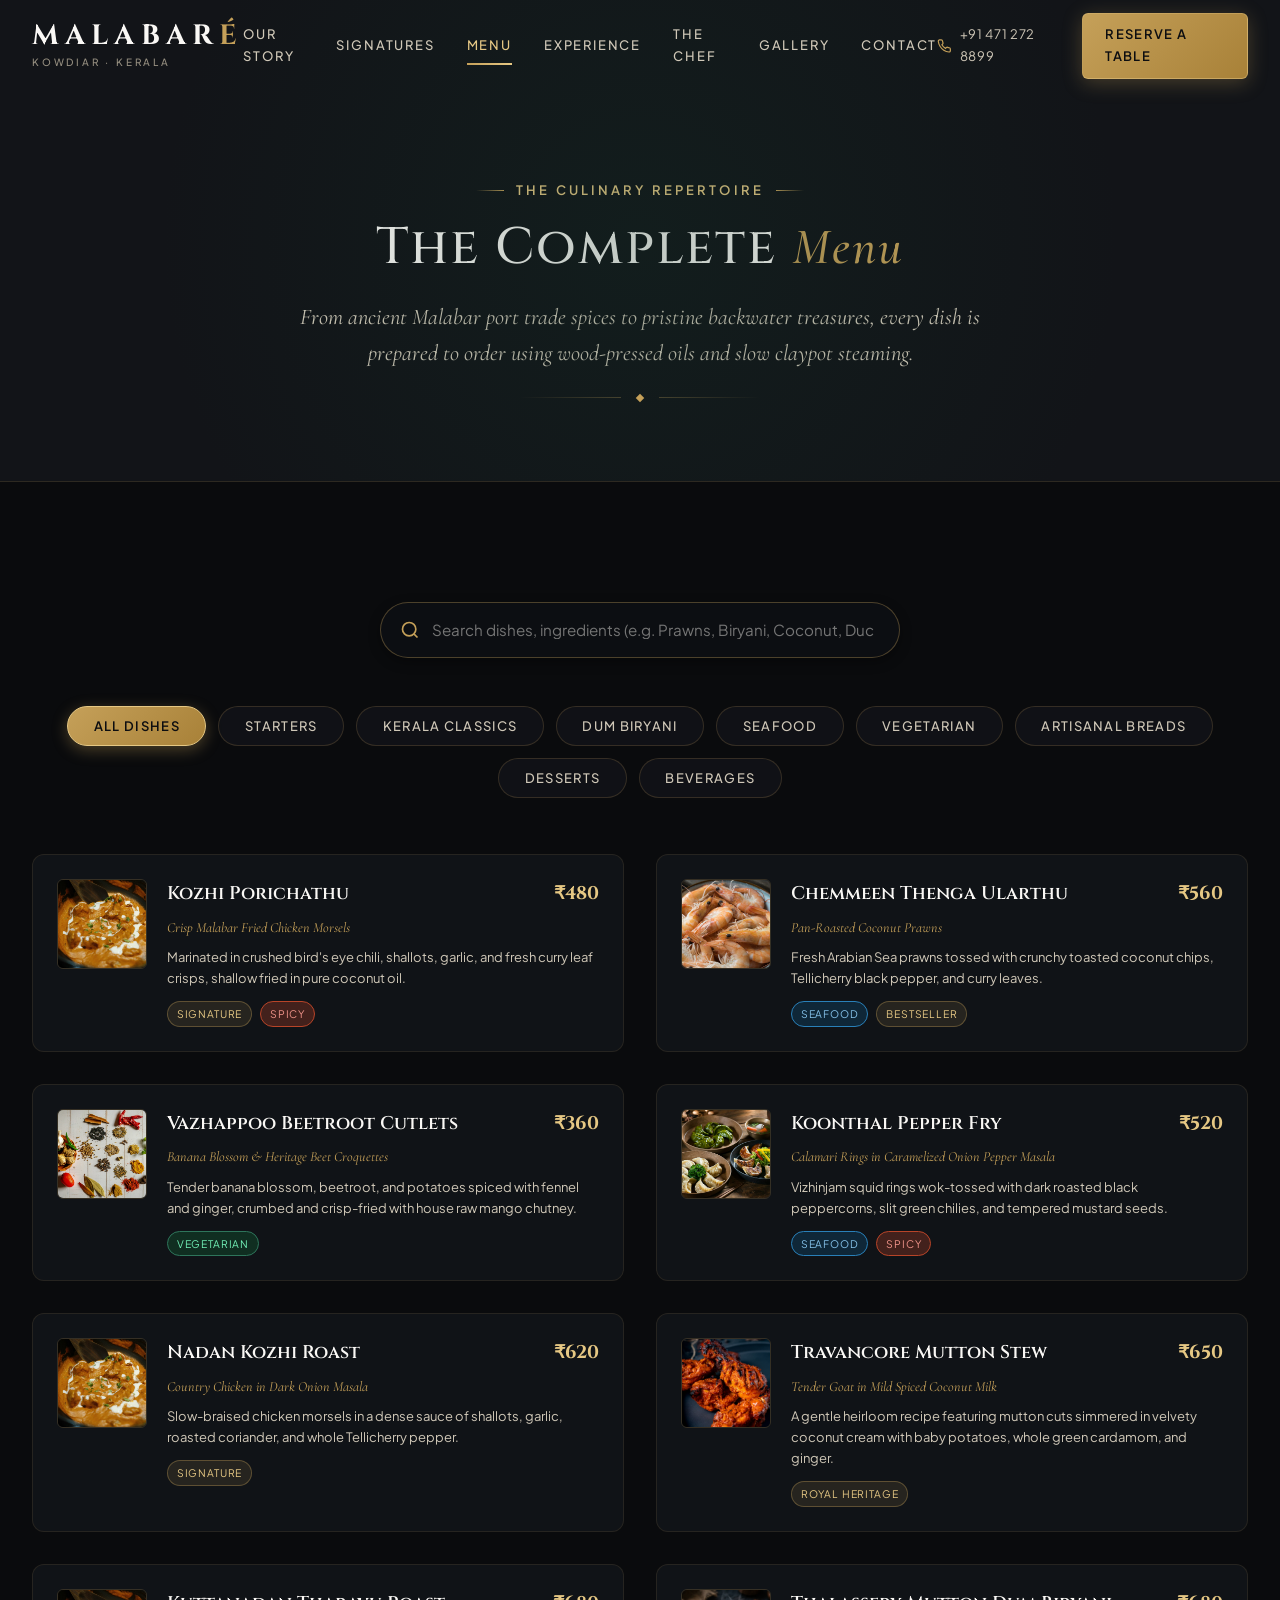
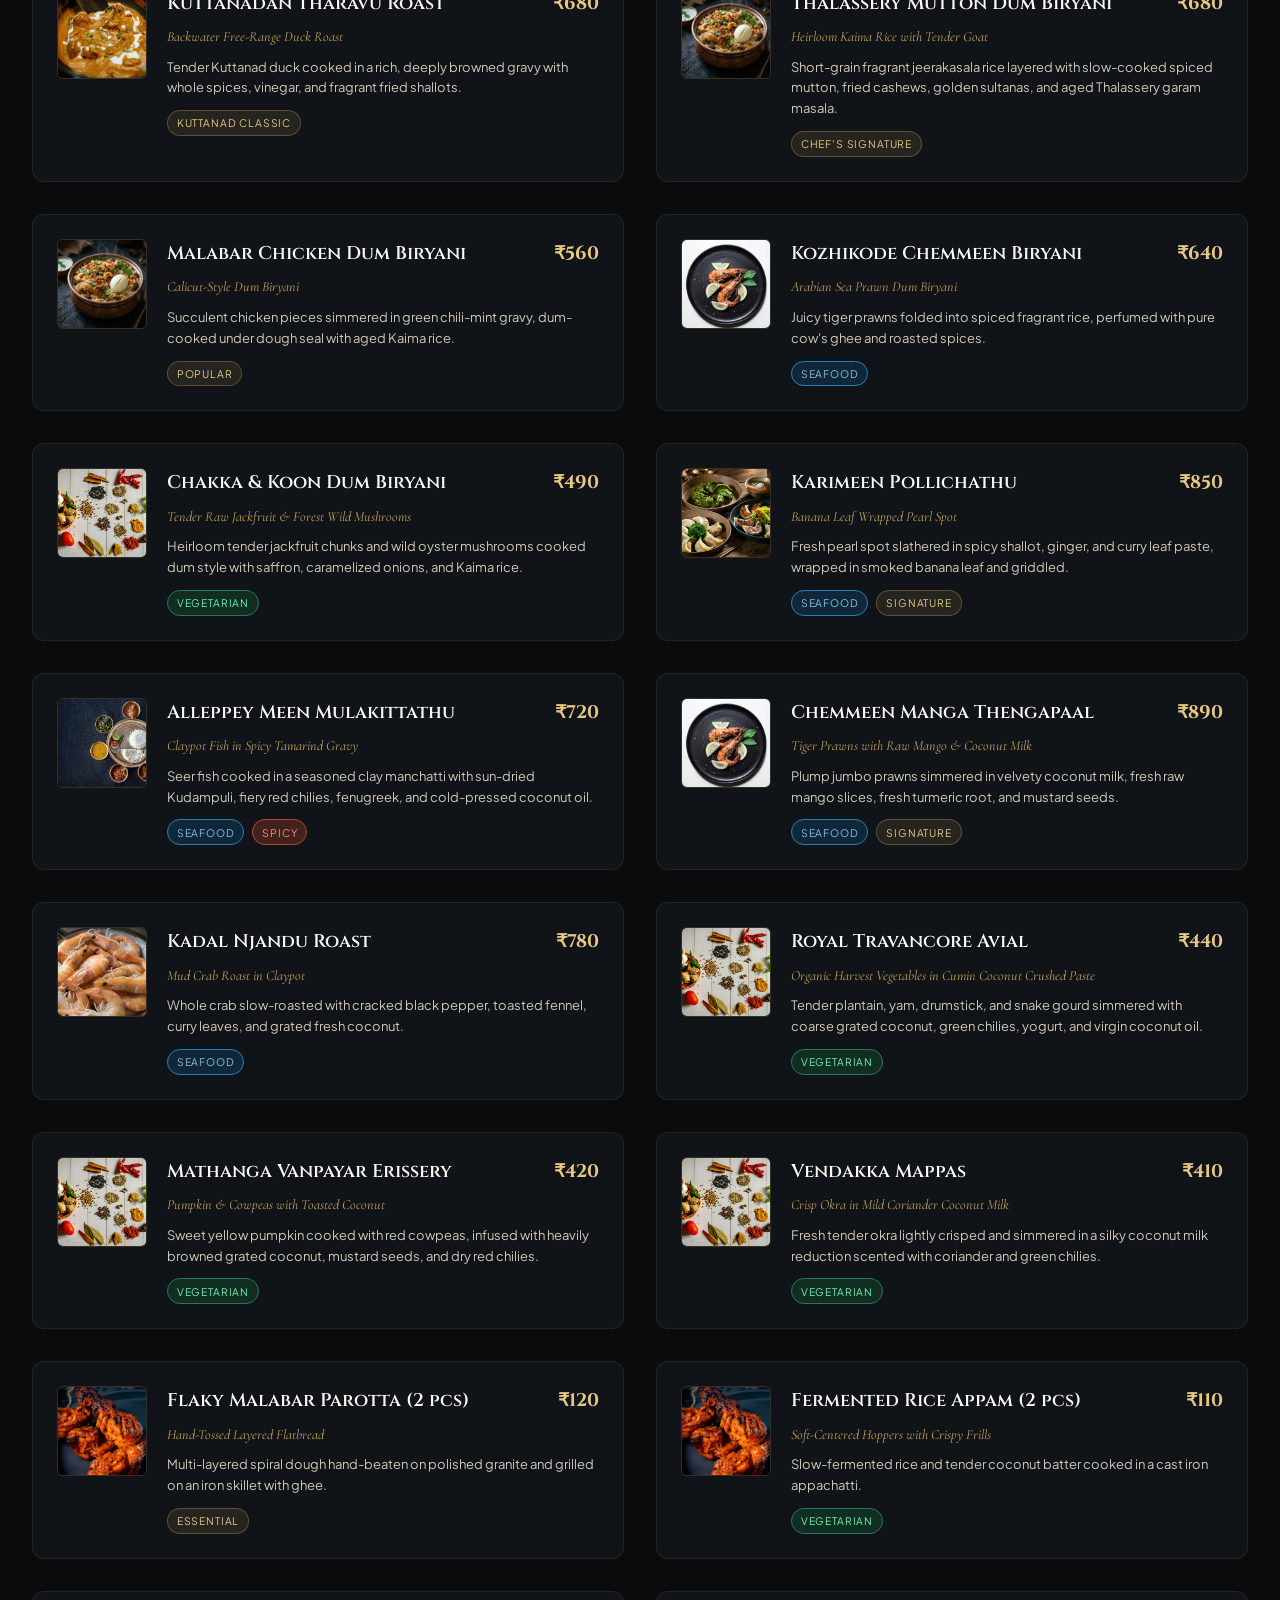
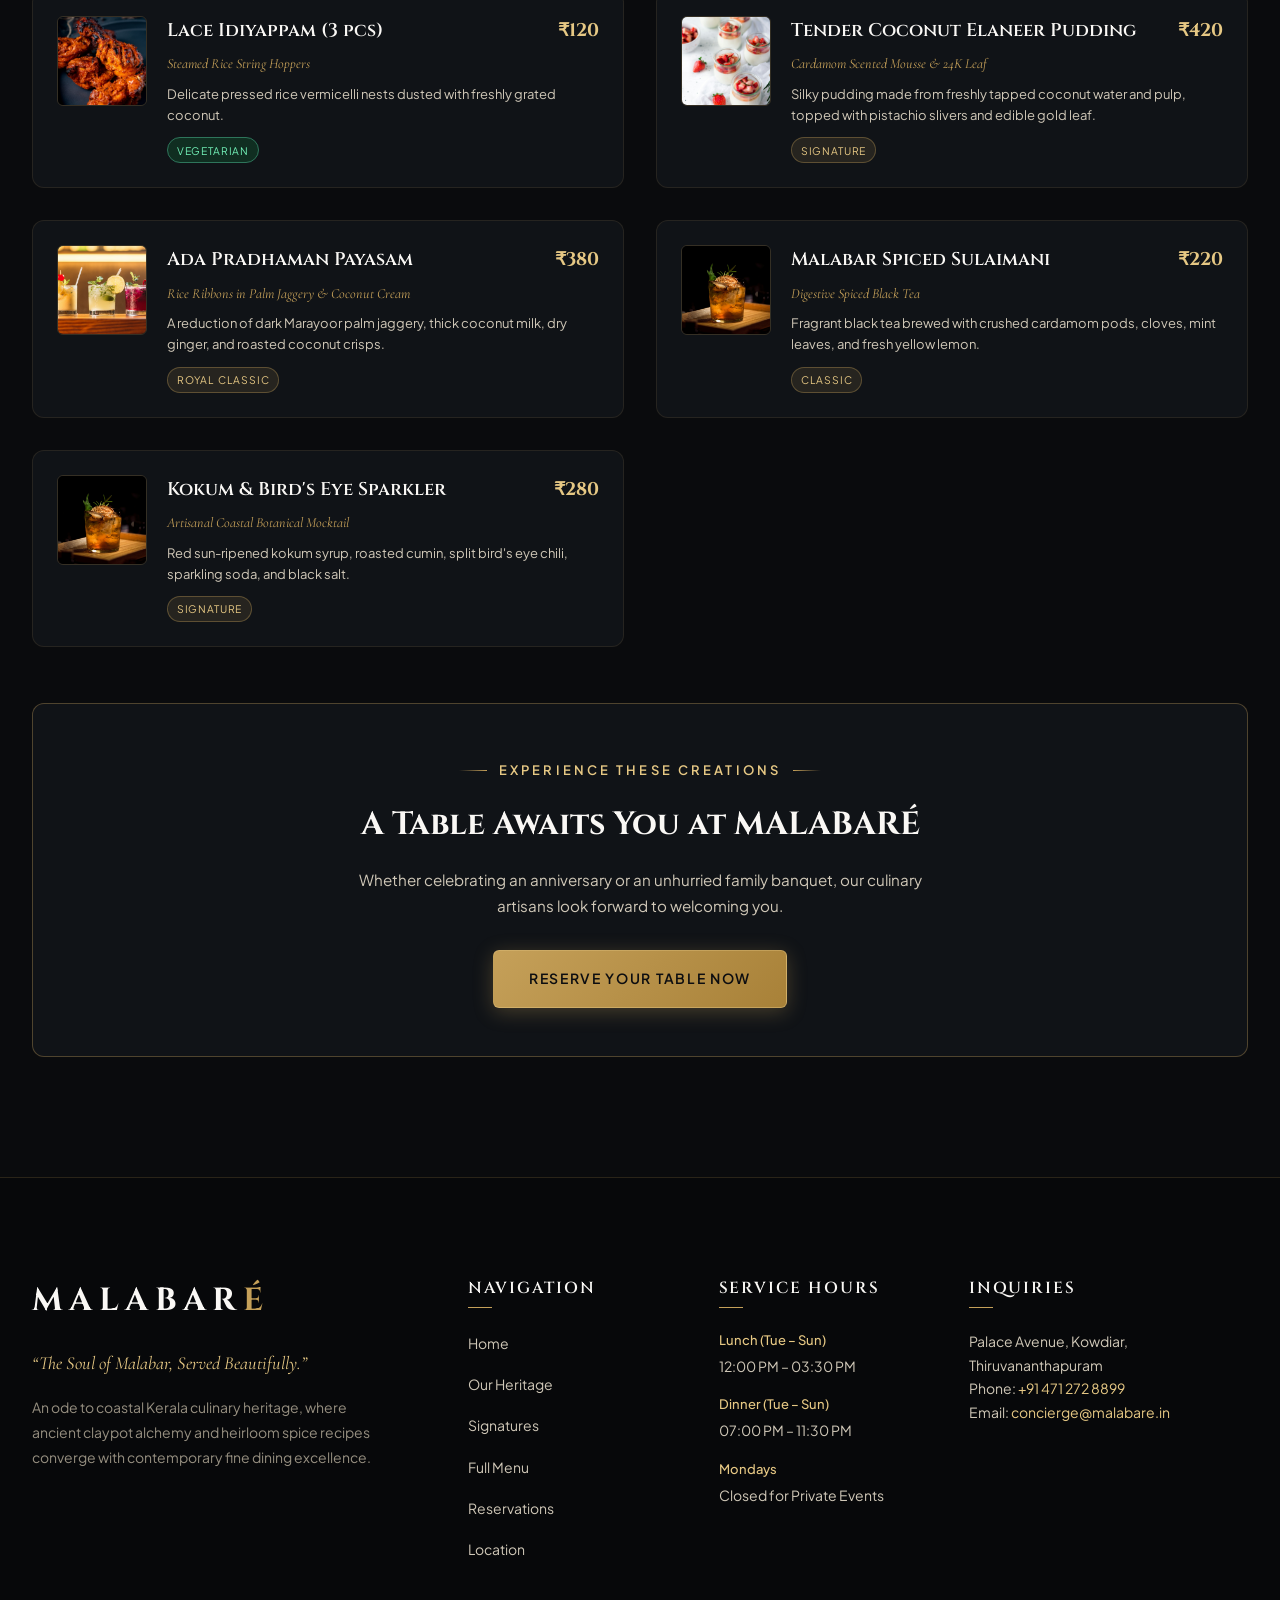
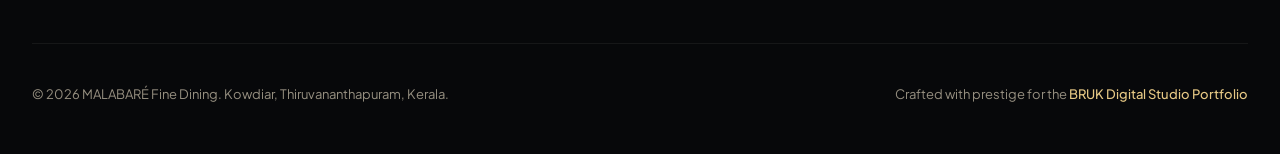
<file: menu.html>
<!DOCTYPE html>
<html lang="en">
<head>
  <meta charset="UTF-8">
  <meta name="viewport" content="width=device-width, initial-scale=1.0">
  <title>À La Carte Menu | MALABARÉ Fine Dining Kowdiar</title>
  
  <meta name="description" content="Explore the gourmet à la carte menu at MALABARÉ in Kowdiar, Thiruvananthapuram. Thalassery Biryani, Karimeen Pollichathu, Chemmeen Manga Curry, and artisanal Kerala desserts.">
  <meta name="keywords" content="Malabare menu, Thalassery Biryani price, Karimeen Pollichathu Trivandrum, Kerala food menu, Kowdiar luxury dining menu">
  <meta property="og:title" content="À La Carte Menu | MALABARÉ Kowdiar">
  <meta property="og:description" content="The complete culinary collection of heirloom Malabar and coastal Kerala specialties.">
  <meta property="og:image" content="assets/images/malabar-biryani.jpg">
  <meta name="theme-color" content="#0a0b0d">

  <link rel="icon" href="data:image/svg+xml,<svg xmlns='http://www.w3.org/2000/svg' viewBox='0 0 100 100'><text y='.9em' font-size='90'>⚜️</text></svg>">
  <link rel="stylesheet" href="css/style.css">
</head>
<body>

  <!-- =========================================================================
       Site Header
       ========================================================================= -->
  <header class="site-header scrolled" id="siteHeader">
    <div class="container nav-container">
      <a href="index.html" class="brand-logo" aria-label="MALABARÉ Home">
        <span class="brand-name">MALABAR<span>É</span></span>
        <span class="brand-location">Kowdiar · Kerala</span>
      </a>

      <nav class="nav-menu" aria-label="Main Navigation">
        <a href="index.html#story" class="nav-link">Our Story</a>
        <a href="index.html#signatures" class="nav-link">Signatures</a>
        <a href="menu.html" class="nav-link active">Menu</a>
        <a href="index.html#experience" class="nav-link">Experience</a>
        <a href="index.html#chef" class="nav-link">The Chef</a>
        <a href="index.html#gallery" class="nav-link">Gallery</a>
        <a href="index.html#contact" class="nav-link">Contact</a>
      </nav>

      <div class="nav-actions">
        <a href="tel:+914712728899" class="nav-phone" aria-label="Call concierge">
          <svg viewBox="0 0 24 24" fill="none" stroke-width="2"><path d="M22 16.92v3a2 2 0 0 1-2.18 2 19.79 19.79 0 0 1-8.63-3.07 19.5 19.5 0 0 1-6-6 19.79 19.79 0 0 1-3.07-8.67A2 2 0 0 1 4.11 2h3a2 2 0 0 1 2 1.72 12.84 12.84 0 0 0 .7 2.81 2 2 0 0 1-.45 2.11L8.09 9.91a16 16 0 0 0 6 6l1.27-1.27a2 2 0 0 1 2.11-.45 12.84 12.84 0 0 0 2.81.7A2 2 0 0 1 22 16.92z"></path></svg>
          <span>+91 471 272 8899</span>
        </a>
        <a href="reservation.html" class="btn btn-primary btn-sm">Reserve a Table</a>
      </div>

      <button class="mobile-toggle" aria-label="Toggle navigation menu" aria-expanded="false">
        <span class="hamburger-line"></span>
        <span class="hamburger-line"></span>
        <span class="hamburger-line"></span>
      </button>
    </div>
  </header>

  <!-- Mobile Drawer -->
  <div class="mobile-drawer-backdrop" id="drawerBackdrop"></div>
  <aside class="mobile-drawer" id="mobileDrawer">
    <div class="mobile-nav-links">
      <a href="index.html" class="mobile-nav-link">Home</a>
      <a href="index.html#story" class="mobile-nav-link">Our Story</a>
      <a href="index.html#signatures" class="mobile-nav-link">Signatures</a>
      <a href="menu.html" class="mobile-nav-link active">Full Menu</a>
      <a href="index.html#experience" class="mobile-nav-link">Experience</a>
      <a href="reservation.html" class="mobile-nav-link">Reservations</a>
      <a href="index.html#contact" class="mobile-nav-link">Contact</a>
    </div>
    <div class="mobile-drawer-footer">
      <a href="reservation.html" class="btn btn-primary" style="width:100%;">Reserve a Table</a>
    </div>
  </aside>

  <main>
    <!-- Subpage Hero -->
    <section class="subpage-hero">
      <div class="container">
        <div class="section-eyebrow">The Culinary Repertoire</div>
        <h1 class="section-title">The Complete <span class="gold">Menu</span></h1>
        <p class="section-subtitle">
          From ancient Malabar port trade spices to pristine backwater treasures, every dish is prepared to order using wood-pressed oils and slow claypot steaming.
        </p>
        <div class="gold-divider"><span class="diamond"></span></div>
      </div>
    </section>

    <!-- Menu Directory Section -->
    <section class="section-padding" style="background-color: var(--bg-primary);">
      <div class="container">
        
        <!-- Live Search Bar -->
        <div class="menu-search-bar">
          <svg class="menu-search-icon" viewBox="0 0 24 24" fill="none" stroke-width="2"><circle cx="11" cy="11" r="8"></circle><line x1="21" y1="21" x2="16.65" y2="16.65"></line></svg>
          <input type="text" class="menu-search-input" placeholder="Search dishes, ingredients (e.g. Prawns, Biryani, Coconut, Duck)..." aria-label="Search dishes">
        </div>

        <!-- Filter Buttons -->
        <div class="menu-filter-nav">
          <button class="menu-filter-btn active" data-filter="all">All Dishes</button>
          <button class="menu-filter-btn" data-filter="starters">Starters</button>
          <button class="menu-filter-btn" data-filter="classics">Kerala Classics</button>
          <button class="menu-filter-btn" data-filter="biryani">Dum Biryani</button>
          <button class="menu-filter-btn" data-filter="seafood">Seafood</button>
          <button class="menu-filter-btn" data-filter="vegetarian">Vegetarian</button>
          <button class="menu-filter-btn" data-filter="breads">Artisanal Breads</button>
          <button class="menu-filter-btn" data-filter="desserts">Desserts</button>
          <button class="menu-filter-btn" data-filter="beverages">Beverages</button>
        </div>

        <!-- Full Menu Grid -->
        <div class="menu-items-grid">

          <!-- 1. Starters -->
          <div class="menu-item-row" data-category="starters">
            <div class="menu-item-thumb">
              <img src="assets/images/malabar-chicken.jpg" alt="Kozhi Porichathu">
            </div>
            <div class="menu-item-info">
              <div class="menu-item-top">
                <h4 class="menu-item-title">Kozhi Porichathu</h4>
                <span class="menu-item-price">₹480</span>
              </div>
              <div class="menu-item-native">Crisp Malabar Fried Chicken Morsels</div>
              <p class="menu-item-desc">Marinated in crushed bird's eye chili, shallots, garlic, and fresh curry leaf crisps, shallow fried in pure coconut oil.</p>
              <div class="menu-item-tags">
                <span class="tag-badge tag-signature">Signature</span>
                <span class="tag-badge tag-spice">Spicy</span>
              </div>
            </div>
          </div>

          <div class="menu-item-row" data-category="starters seafood">
            <div class="menu-item-thumb">
              <img src="assets/images/gallery-seafood.jpg" alt="Chemmeen Thenga Ularthu">
            </div>
            <div class="menu-item-info">
              <div class="menu-item-top">
                <h4 class="menu-item-title">Chemmeen Thenga Ularthu</h4>
                <span class="menu-item-price">₹560</span>
              </div>
              <div class="menu-item-native">Pan-Roasted Coconut Prawns</div>
              <p class="menu-item-desc">Fresh Arabian Sea prawns tossed with crunchy toasted coconut chips, Tellicherry black pepper, and curry leaves.</p>
              <div class="menu-item-tags">
                <span class="tag-badge tag-seafood">Seafood</span>
                <span class="tag-badge tag-signature">Bestseller</span>
              </div>
            </div>
          </div>

          <div class="menu-item-row" data-category="starters vegetarian">
            <div class="menu-item-thumb">
              <img src="assets/images/story-heritage.jpg" alt="Vazhappoo Cutlet">
            </div>
            <div class="menu-item-info">
              <div class="menu-item-top">
                <h4 class="menu-item-title">Vazhappoo Beetroot Cutlets</h4>
                <span class="menu-item-price">₹360</span>
              </div>
              <div class="menu-item-native">Banana Blossom & Heritage Beet Croquettes</div>
              <p class="menu-item-desc">Tender banana blossom, beetroot, and potatoes spiced with fennel and ginger, crumbed and crisp-fried with house raw mango chutney.</p>
              <div class="menu-item-tags">
                <span class="tag-badge tag-veg">Vegetarian</span>
              </div>
            </div>
          </div>

          <div class="menu-item-row" data-category="starters seafood">
            <div class="menu-item-thumb">
              <img src="assets/images/karimeen-pollichathu.jpg" alt="Koonthal Pepper Fry">
            </div>
            <div class="menu-item-info">
              <div class="menu-item-top">
                <h4 class="menu-item-title">Koonthal Pepper Fry</h4>
                <span class="menu-item-price">₹520</span>
              </div>
              <div class="menu-item-native">Calamari Rings in Caramelized Onion Pepper Masala</div>
              <p class="menu-item-desc">Vizhinjam squid rings wok-tossed with dark roasted black peppercorns, slit green chilies, and tempered mustard seeds.</p>
              <div class="menu-item-tags">
                <span class="tag-badge tag-seafood">Seafood</span>
                <span class="tag-badge tag-spice">Spicy</span>
              </div>
            </div>
          </div>

          <!-- 2. Kerala Classics -->
          <div class="menu-item-row" data-category="classics">
            <div class="menu-item-thumb">
              <img src="assets/images/malabar-chicken.jpg" alt="Malabar Pepper Chicken">
            </div>
            <div class="menu-item-info">
              <div class="menu-item-top">
                <h4 class="menu-item-title">Nadan Kozhi Roast</h4>
                <span class="menu-item-price">₹620</span>
              </div>
              <div class="menu-item-native">Country Chicken in Dark Onion Masala</div>
              <p class="menu-item-desc">Slow-braised chicken morsels in a dense sauce of shallots, garlic, roasted coriander, and whole Tellicherry pepper.</p>
              <div class="menu-item-tags">
                <span class="tag-badge tag-signature">Signature</span>
              </div>
            </div>
          </div>

          <div class="menu-item-row" data-category="classics">
            <div class="menu-item-thumb">
              <img src="assets/images/gallery-parotta.jpg" alt="Travancore Mutton Stew">
            </div>
            <div class="menu-item-info">
              <div class="menu-item-top">
                <h4 class="menu-item-title">Travancore Mutton Stew</h4>
                <span class="menu-item-price">₹650</span>
              </div>
              <div class="menu-item-native">Tender Goat in Mild Spiced Coconut Milk</div>
              <p class="menu-item-desc">A gentle heirloom recipe featuring mutton cuts simmered in velvety coconut cream with baby potatoes, whole green cardamom, and ginger.</p>
              <div class="menu-item-tags">
                <span class="tag-badge tag-signature">Royal Heritage</span>
              </div>
            </div>
          </div>

          <div class="menu-item-row" data-category="classics">
            <div class="menu-item-thumb">
              <img src="assets/images/malabar-chicken.jpg" alt="Kuttanad Duck Roast">
            </div>
            <div class="menu-item-info">
              <div class="menu-item-top">
                <h4 class="menu-item-title">Kuttanadan Tharavu Roast</h4>
                <span class="menu-item-price">₹680</span>
              </div>
              <div class="menu-item-native">Backwater Free-Range Duck Roast</div>
              <p class="menu-item-desc">Tender Kuttanad duck cooked in a rich, deeply browned gravy with whole spices, vinegar, and fragrant fried shallots.</p>
              <div class="menu-item-tags">
                <span class="tag-badge tag-signature">Kuttanad Classic</span>
              </div>
            </div>
          </div>

          <!-- 3. Dum Biryani -->
          <div class="menu-item-row" data-category="biryani">
            <div class="menu-item-thumb">
              <img src="assets/images/malabar-biryani.jpg" alt="Thalassery Mutton Dum Biryani">
            </div>
            <div class="menu-item-info">
              <div class="menu-item-top">
                <h4 class="menu-item-title">Thalassery Mutton Dum Biryani</h4>
                <span class="menu-item-price">₹680</span>
              </div>
              <div class="menu-item-native">Heirloom Kaima Rice with Tender Goat</div>
              <p class="menu-item-desc">Short-grain fragrant jeerakasala rice layered with slow-cooked spiced mutton, fried cashews, golden sultanas, and aged Thalassery garam masala.</p>
              <div class="menu-item-tags">
                <span class="tag-badge tag-signature">Chef's Signature</span>
              </div>
            </div>
          </div>

          <div class="menu-item-row" data-category="biryani">
            <div class="menu-item-thumb">
              <img src="assets/images/malabar-biryani.jpg" alt="Malabar Chicken Dum Biryani">
            </div>
            <div class="menu-item-info">
              <div class="menu-item-top">
                <h4 class="menu-item-title">Malabar Chicken Dum Biryani</h4>
                <span class="menu-item-price">₹560</span>
              </div>
              <div class="menu-item-native">Calicut-Style Dum Biryani</div>
              <p class="menu-item-desc">Succulent chicken pieces simmered in green chili-mint gravy, dum-cooked under dough seal with aged Kaima rice.</p>
              <div class="menu-item-tags">
                <span class="tag-badge tag-signature">Popular</span>
              </div>
            </div>
          </div>

          <div class="menu-item-row" data-category="biryani seafood">
            <div class="menu-item-thumb">
              <img src="assets/images/coconut-prawns.jpg" alt="Kozhikode Chemmeen Biryani">
            </div>
            <div class="menu-item-info">
              <div class="menu-item-top">
                <h4 class="menu-item-title">Kozhikode Chemmeen Biryani</h4>
                <span class="menu-item-price">₹640</span>
              </div>
              <div class="menu-item-native">Arabian Sea Prawn Dum Biryani</div>
              <p class="menu-item-desc">Juicy tiger prawns folded into spiced fragrant rice, perfumed with pure cow's ghee and roasted spices.</p>
              <div class="menu-item-tags">
                <span class="tag-badge tag-seafood">Seafood</span>
              </div>
            </div>
          </div>

          <div class="menu-item-row" data-category="biryani vegetarian">
            <div class="menu-item-thumb">
              <img src="assets/images/story-heritage.jpg" alt="Jackfruit & Wild Mushroom Dum Biryani">
            </div>
            <div class="menu-item-info">
              <div class="menu-item-top">
                <h4 class="menu-item-title">Chakka & Koon Dum Biryani</h4>
                <span class="menu-item-price">₹490</span>
              </div>
              <div class="menu-item-native">Tender Raw Jackfruit & Forest Wild Mushrooms</div>
              <p class="menu-item-desc">Heirloom tender jackfruit chunks and wild oyster mushrooms cooked dum style with saffron, caramelized onions, and Kaima rice.</p>
              <div class="menu-item-tags">
                <span class="tag-badge tag-veg">Vegetarian</span>
              </div>
            </div>
          </div>

          <!-- 4. Seafood -->
          <div class="menu-item-row" data-category="seafood">
            <div class="menu-item-thumb">
              <img src="assets/images/karimeen-pollichathu.jpg" alt="Karimeen Pollichathu">
            </div>
            <div class="menu-item-info">
              <div class="menu-item-top">
                <h4 class="menu-item-title">Karimeen Pollichathu</h4>
                <span class="menu-item-price">₹850</span>
              </div>
              <div class="menu-item-native">Banana Leaf Wrapped Pearl Spot</div>
              <p class="menu-item-desc">Fresh pearl spot slathered in spicy shallot, ginger, and curry leaf paste, wrapped in smoked banana leaf and griddled.</p>
              <div class="menu-item-tags">
                <span class="tag-badge tag-seafood">Seafood</span>
                <span class="tag-badge tag-signature">Signature</span>
              </div>
            </div>
          </div>

          <div class="menu-item-row" data-category="seafood">
            <div class="menu-item-thumb">
              <img src="assets/images/kerala-fish-curry.jpg" alt="Alleppey Meen Curry">
            </div>
            <div class="menu-item-info">
              <div class="menu-item-top">
                <h4 class="menu-item-title">Alleppey Meen Mulakittathu</h4>
                <span class="menu-item-price">₹720</span>
              </div>
              <div class="menu-item-native">Claypot Fish in Spicy Tamarind Gravy</div>
              <p class="menu-item-desc">Seer fish cooked in a seasoned clay manchatti with sun-dried Kudampuli, fiery red chilies, fenugreek, and cold-pressed coconut oil.</p>
              <div class="menu-item-tags">
                <span class="tag-badge tag-seafood">Seafood</span>
                <span class="tag-badge tag-spice">Spicy</span>
              </div>
            </div>
          </div>

          <div class="menu-item-row" data-category="seafood">
            <div class="menu-item-thumb">
              <img src="assets/images/coconut-prawns.jpg" alt="Chemmeen Manga Curry">
            </div>
            <div class="menu-item-info">
              <div class="menu-item-top">
                <h4 class="menu-item-title">Chemmeen Manga Thengapaal</h4>
                <span class="menu-item-price">₹890</span>
              </div>
              <div class="menu-item-native">Tiger Prawns with Raw Mango & Coconut Milk</div>
              <p class="menu-item-desc">Plump jumbo prawns simmered in velvety coconut milk, fresh raw mango slices, fresh turmeric root, and mustard seeds.</p>
              <div class="menu-item-tags">
                <span class="tag-badge tag-seafood">Seafood</span>
                <span class="tag-badge tag-signature">Signature</span>
              </div>
            </div>
          </div>

          <div class="menu-item-row" data-category="seafood">
            <div class="menu-item-thumb">
              <img src="assets/images/gallery-seafood.jpg" alt="Nadan Njandu Roast">
            </div>
            <div class="menu-item-info">
              <div class="menu-item-top">
                <h4 class="menu-item-title">Kadal Njandu Roast</h4>
                <span class="menu-item-price">₹780</span>
              </div>
              <div class="menu-item-native">Mud Crab Roast in Claypot</div>
              <p class="menu-item-desc">Whole crab slow-roasted with cracked black pepper, toasted fennel, curry leaves, and grated fresh coconut.</p>
              <div class="menu-item-tags">
                <span class="tag-badge tag-seafood">Seafood</span>
              </div>
            </div>
          </div>

          <!-- 5. Vegetarian -->
          <div class="menu-item-row" data-category="vegetarian">
            <div class="menu-item-thumb">
              <img src="assets/images/story-heritage.jpg" alt="Travancore Avial">
            </div>
            <div class="menu-item-info">
              <div class="menu-item-top">
                <h4 class="menu-item-title">Royal Travancore Avial</h4>
                <span class="menu-item-price">₹440</span>
              </div>
              <div class="menu-item-native">Organic Harvest Vegetables in Cumin Coconut Crushed Paste</div>
              <p class="menu-item-desc">Tender plantain, yam, drumstick, and snake gourd simmered with coarse grated coconut, green chilies, yogurt, and virgin coconut oil.</p>
              <div class="menu-item-tags">
                <span class="tag-badge tag-veg">Vegetarian</span>
              </div>
            </div>
          </div>

          <div class="menu-item-row" data-category="vegetarian">
            <div class="menu-item-thumb">
              <img src="assets/images/story-heritage.jpg" alt="Mathanga Erissery">
            </div>
            <div class="menu-item-info">
              <div class="menu-item-top">
                <h4 class="menu-item-title">Mathanga Vanpayar Erissery</h4>
                <span class="menu-item-price">₹420</span>
              </div>
              <div class="menu-item-native">Pumpkin & Cowpeas with Toasted Coconut</div>
              <p class="menu-item-desc">Sweet yellow pumpkin cooked with red cowpeas, infused with heavily browned grated coconut, mustard seeds, and dry red chilies.</p>
              <div class="menu-item-tags">
                <span class="tag-badge tag-veg">Vegetarian</span>
              </div>
            </div>
          </div>

          <div class="menu-item-row" data-category="vegetarian">
            <div class="menu-item-thumb">
              <img src="assets/images/story-heritage.jpg" alt="Vendakka Mappas">
            </div>
            <div class="menu-item-info">
              <div class="menu-item-top">
                <h4 class="menu-item-title">Vendakka Mappas</h4>
                <span class="menu-item-price">₹410</span>
              </div>
              <div class="menu-item-native">Crisp Okra in Mild Coriander Coconut Milk</div>
              <p class="menu-item-desc">Fresh tender okra lightly crisped and simmered in a silky coconut milk reduction scented with coriander and green chilies.</p>
              <div class="menu-item-tags">
                <span class="tag-badge tag-veg">Vegetarian</span>
              </div>
            </div>
          </div>

          <!-- 6. Artisanal Breads -->
          <div class="menu-item-row" data-category="breads">
            <div class="menu-item-thumb">
              <img src="assets/images/gallery-parotta.jpg" alt="Malabar Parotta">
            </div>
            <div class="menu-item-info">
              <div class="menu-item-top">
                <h4 class="menu-item-title">Flaky Malabar Parotta (2 pcs)</h4>
                <span class="menu-item-price">₹120</span>
              </div>
              <div class="menu-item-native">Hand-Tossed Layered Flatbread</div>
              <p class="menu-item-desc">Multi-layered spiral dough hand-beaten on polished granite and grilled on an iron skillet with ghee.</p>
              <div class="menu-item-tags">
                <span class="tag-badge tag-signature">Essential</span>
              </div>
            </div>
          </div>

          <div class="menu-item-row" data-category="breads">
            <div class="menu-item-thumb">
              <img src="assets/images/gallery-parotta.jpg" alt="Appam">
            </div>
            <div class="menu-item-info">
              <div class="menu-item-top">
                <h4 class="menu-item-title">Fermented Rice Appam (2 pcs)</h4>
                <span class="menu-item-price">₹110</span>
              </div>
              <div class="menu-item-native">Soft-Centered Hoppers with Crispy Frills</div>
              <p class="menu-item-desc">Slow-fermented rice and tender coconut batter cooked in a cast iron appachatti.</p>
              <div class="menu-item-tags">
                <span class="tag-badge tag-veg">Vegetarian</span>
              </div>
            </div>
          </div>

          <div class="menu-item-row" data-category="breads">
            <div class="menu-item-thumb">
              <img src="assets/images/gallery-parotta.jpg" alt="Idiyappam">
            </div>
            <div class="menu-item-info">
              <div class="menu-item-top">
                <h4 class="menu-item-title">Lace Idiyappam (3 pcs)</h4>
                <span class="menu-item-price">₹120</span>
              </div>
              <div class="menu-item-native">Steamed Rice String Hoppers</div>
              <p class="menu-item-desc">Delicate pressed rice vermicelli nests dusted with freshly grated coconut.</p>
              <div class="menu-item-tags">
                <span class="tag-badge tag-veg">Vegetarian</span>
              </div>
            </div>
          </div>

          <!-- 7. Desserts -->
          <div class="menu-item-row" data-category="desserts">
            <div class="menu-item-thumb">
              <img src="assets/images/tender-coconut-pudding.jpg" alt="Tender Coconut Pudding">
            </div>
            <div class="menu-item-info">
              <div class="menu-item-top">
                <h4 class="menu-item-title">Tender Coconut Elaneer Pudding</h4>
                <span class="menu-item-price">₹420</span>
              </div>
              <div class="menu-item-native">Cardamom Scented Mousse & 24K Leaf</div>
              <p class="menu-item-desc">Silky pudding made from freshly tapped coconut water and pulp, topped with pistachio slivers and edible gold leaf.</p>
              <div class="menu-item-tags">
                <span class="tag-badge tag-signature">Signature</span>
              </div>
            </div>
          </div>

          <div class="menu-item-row" data-category="desserts">
            <div class="menu-item-thumb">
              <img src="assets/images/gallery-dessert.jpg" alt="Ada Pradhaman">
            </div>
            <div class="menu-item-info">
              <div class="menu-item-top">
                <h4 class="menu-item-title">Ada Pradhaman Payasam</h4>
                <span class="menu-item-price">₹380</span>
              </div>
              <div class="menu-item-native">Rice Ribbons in Palm Jaggery & Coconut Cream</div>
              <p class="menu-item-desc">A reduction of dark Marayoor palm jaggery, thick coconut milk, dry ginger, and roasted coconut crisps.</p>
              <div class="menu-item-tags">
                <span class="tag-badge tag-signature">Royal Classic</span>
              </div>
            </div>
          </div>

          <!-- 8. Beverages -->
          <div class="menu-item-row" data-category="beverages">
            <div class="menu-item-thumb">
              <img src="assets/images/gallery-cocktail.jpg" alt="Malabar Spiced Sulaimani">
            </div>
            <div class="menu-item-info">
              <div class="menu-item-top">
                <h4 class="menu-item-title">Malabar Spiced Sulaimani</h4>
                <span class="menu-item-price">₹220</span>
              </div>
              <div class="menu-item-native">Digestive Spiced Black Tea</div>
              <p class="menu-item-desc">Fragrant black tea brewed with crushed cardamom pods, cloves, mint leaves, and fresh yellow lemon.</p>
              <div class="menu-item-tags">
                <span class="tag-badge tag-signature">Classic</span>
              </div>
            </div>
          </div>

          <div class="menu-item-row" data-category="beverages">
            <div class="menu-item-thumb">
              <img src="assets/images/gallery-cocktail.jpg" alt="Kokum Bird's Eye Sparkler">
            </div>
            <div class="menu-item-info">
              <div class="menu-item-top">
                <h4 class="menu-item-title">Kokum & Bird's Eye Sparkler</h4>
                <span class="menu-item-price">₹280</span>
              </div>
              <div class="menu-item-native">Artisanal Coastal Botanical Mocktail</div>
              <p class="menu-item-desc">Red sun-ripened kokum syrup, roasted cumin, split bird's eye chili, sparkling soda, and black salt.</p>
              <div class="menu-item-tags">
                <span class="tag-badge tag-signature">Signature</span>
              </div>
            </div>
          </div>

        </div>

        <!-- Reservation CTA Banner -->
        <div style="background: var(--bg-card); border: 1px solid var(--gold-border); border-radius: var(--border-radius-md); padding: 3rem; text-align: center; margin-top: 3rem;">
          <div class="section-eyebrow">Experience These Creations</div>
          <h3 style="font-family: var(--font-serif-display); font-size: 2rem; color: var(--cream-pure); margin-bottom: 1rem;">
            A Table Awaits You at MALABARÉ
          </h3>
          <p style="color: var(--cream-muted); max-width: 600px; margin: 0 auto 2rem; font-size: 0.95rem;">
            Whether celebrating an anniversary or an unhurried family banquet, our culinary artisans look forward to welcoming you.
          </p>
          <a href="reservation.html" class="btn btn-primary">Reserve Your Table Now</a>
        </div>

      </div>
    </section>
  </main>

  <!-- Footer -->
  <footer class="site-footer">
    <div class="container">
      <div class="footer-top-grid">
        <div class="footer-brand-col">
          <a href="index.html" class="footer-logo">MALABAR<span>É</span></a>
          <p class="footer-tagline-text">&ldquo;The Soul of Malabar, Served Beautifully.&rdquo;</p>
          <p class="footer-desc">
            An ode to coastal Kerala culinary heritage, where ancient claypot alchemy and heirloom spice recipes converge with contemporary fine dining excellence.
          </p>
        </div>

        <div>
          <h4 class="footer-heading">Navigation</h4>
          <ul class="footer-links-list">
            <li><a href="index.html" class="footer-link">Home</a></li>
            <li><a href="index.html#story" class="footer-link">Our Heritage</a></li>
            <li><a href="index.html#signatures" class="footer-link">Signatures</a></li>
            <li><a href="menu.html" class="footer-link">Full Menu</a></li>
            <li><a href="reservation.html" class="footer-link">Reservations</a></li>
            <li><a href="index.html#contact" class="footer-link">Location</a></li>
          </ul>
        </div>

        <div>
          <h4 class="footer-heading">Service Hours</h4>
          <div class="footer-hours-list">
            <div class="hours-entry">
              <span class="hours-day">Lunch (Tue – Sun)</span>
              <span>12:00 PM – 03:30 PM</span>
            </div>
            <div class="hours-entry">
              <span class="hours-day">Dinner (Tue – Sun)</span>
              <span>07:00 PM – 11:30 PM</span>
            </div>
            <div class="hours-entry">
              <span class="hours-day">Mondays</span>
              <span>Closed for Private Events</span>
            </div>
          </div>
        </div>

        <div>
          <h4 class="footer-heading">Inquiries</h4>
          <p style="font-size:0.875rem; color:var(--cream-muted); line-height:1.7;">
            Palace Avenue, Kowdiar, Thiruvananthapuram<br>
            Phone: <a href="tel:+914712728899" style="color:var(--gold-light);">+91 471 272 8899</a><br>
            Email: <a href="mailto:concierge@malabare.in" style="color:var(--gold-light);">concierge@malabare.in</a>
          </p>
        </div>
      </div>

      <div class="footer-bottom">
        <div>&copy; 2026 MALABARÉ Fine Dining. Kowdiar, Thiruvananthapuram, Kerala.</div>
        <div>Crafted with prestige for the <span class="agency-credit">BRUK Digital Studio Portfolio</span></div>
      </div>
    </div>
  </footer>

  <button class="back-to-top" aria-label="Back to Top">
    <svg viewBox="0 0 24 24" fill="none" stroke-width="2.5"><polyline points="18 15 12 9 6 15"></polyline></svg>
  </button>

  <script src="js/script.js"></script>
</body>
</html>
</file>
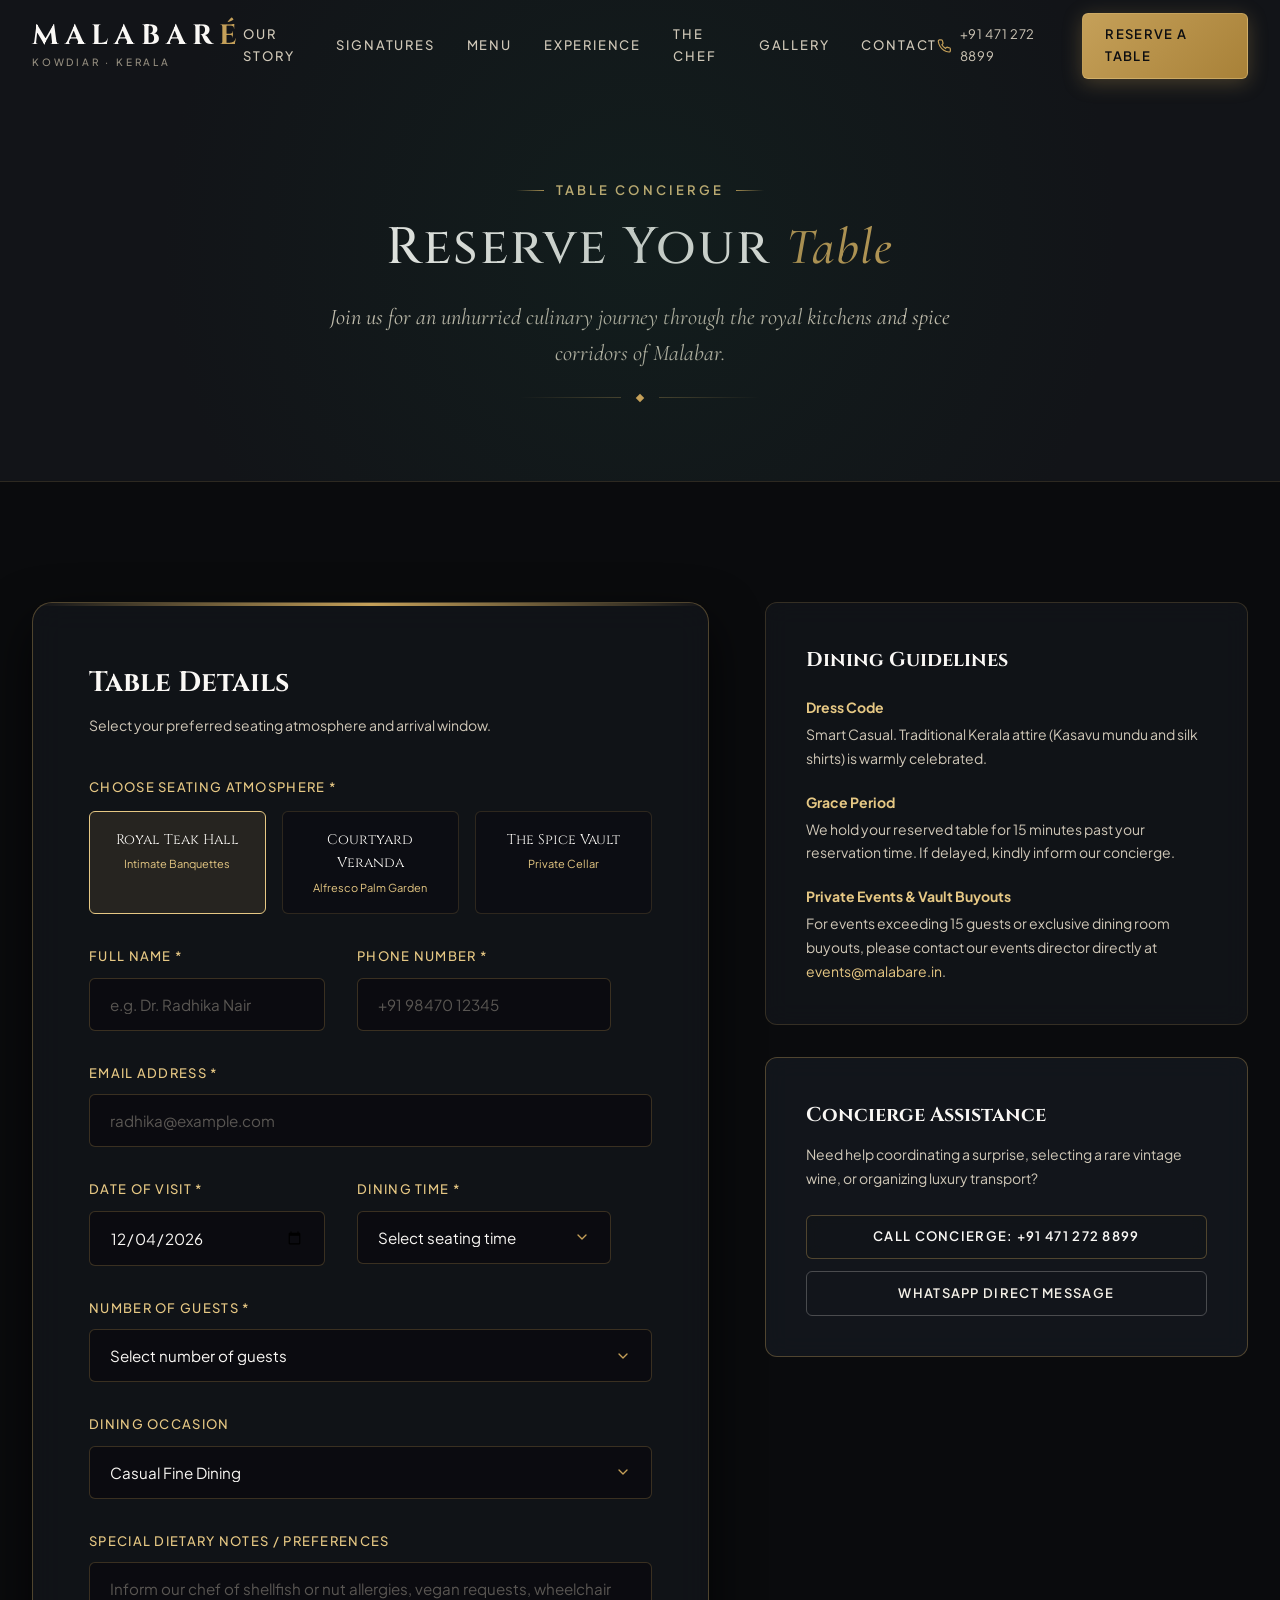
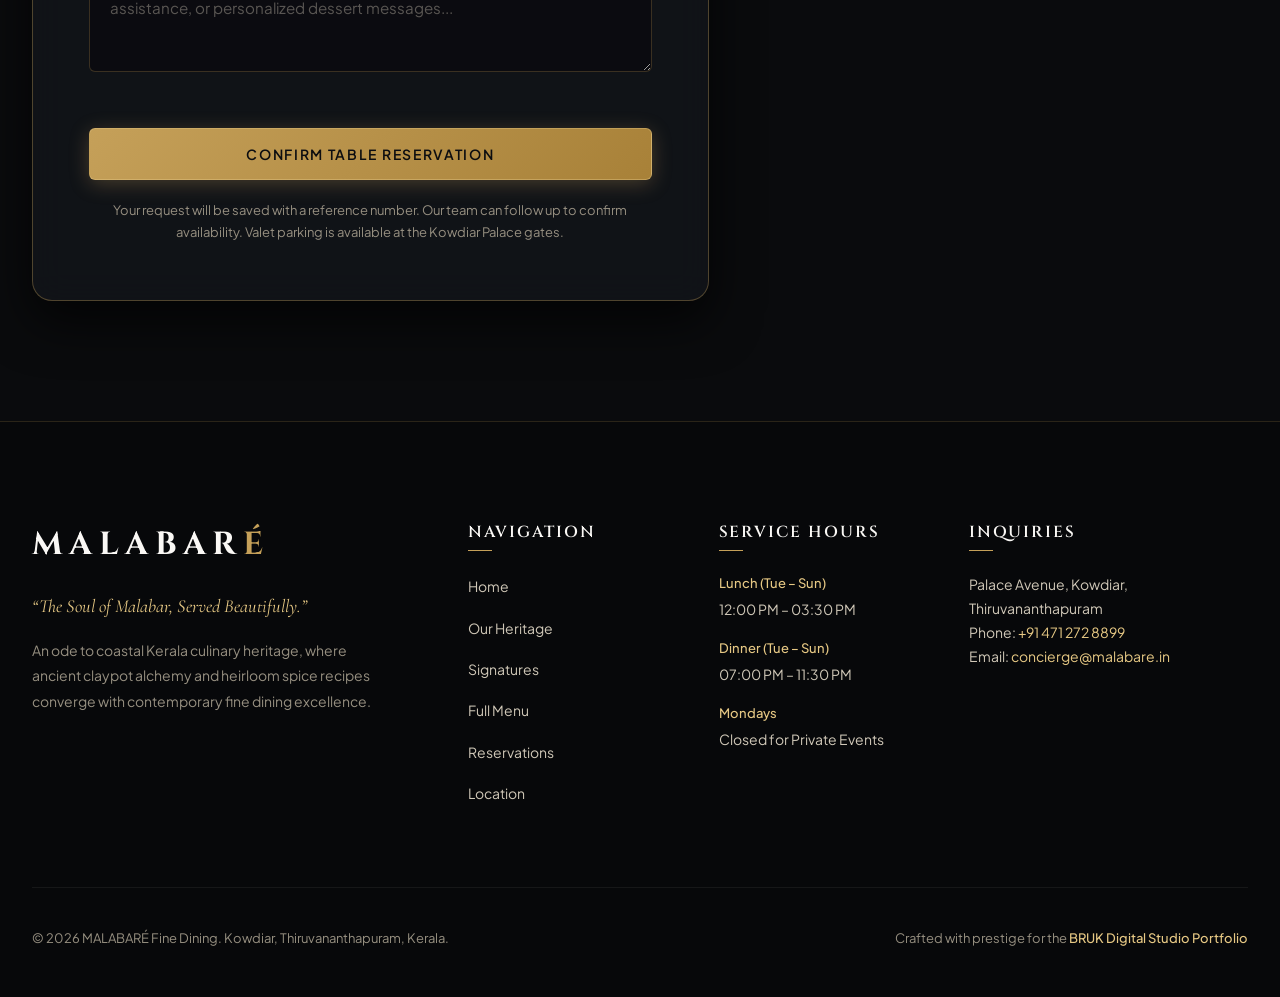
<file: reservation.html>
<!DOCTYPE html>
<html lang="en">
<head>
  <meta charset="UTF-8">
  <meta name="viewport" content="width=device-width, initial-scale=1.0">
  <title>Reserve a Table | MALABARÉ Fine Dining Kowdiar</title>
  
  <meta name="description" content="Reserve your table at MALABARÉ in Kowdiar, Thiruvananthapuram. Experience luxury Kerala & Malabar fine dining, private dining vaults, and courtyard seating.">
  <meta name="keywords" content="Malabare reservation, table booking Trivandrum, fine dining reservation Kowdiar, luxury restaurant booking Kerala">
  <meta property="og:title" content="Reserve a Table | MALABARÉ Kowdiar">
  <meta property="og:description" content="Reserve your dining experience at MALABARÉ. Courtyard, Royal Teak Hall, and The Spice Vault.">
  <meta property="og:image" content="assets/images/hero.jpg">
  <meta name="theme-color" content="#0a0b0d">

  <link rel="icon" href="data:image/svg+xml,<svg xmlns='http://www.w3.org/2000/svg' viewBox='0 0 100 100'><text y='.9em' font-size='90'>⚜️</text></svg>">
  <link rel="stylesheet" href="css/style.css">
</head>
<body>

  <!-- =========================================================================
       Site Header
       ========================================================================= -->
  <header class="site-header scrolled" id="siteHeader">
    <div class="container nav-container">
      <a href="index.html" class="brand-logo" aria-label="MALABARÉ Home">
        <span class="brand-name">MALABAR<span>É</span></span>
        <span class="brand-location">Kowdiar · Kerala</span>
      </a>

      <nav class="nav-menu" aria-label="Main Navigation">
        <a href="index.html#story" class="nav-link">Our Story</a>
        <a href="index.html#signatures" class="nav-link">Signatures</a>
        <a href="menu.html" class="nav-link">Menu</a>
        <a href="index.html#experience" class="nav-link">Experience</a>
        <a href="index.html#chef" class="nav-link">The Chef</a>
        <a href="index.html#gallery" class="nav-link">Gallery</a>
        <a href="index.html#contact" class="nav-link">Contact</a>
      </nav>

      <div class="nav-actions">
        <a href="tel:+914712728899" class="nav-phone" aria-label="Call concierge">
          <svg viewBox="0 0 24 24" fill="none" stroke-width="2"><path d="M22 16.92v3a2 2 0 0 1-2.18 2 19.79 19.79 0 0 1-8.63-3.07 19.5 19.5 0 0 1-6-6 19.79 19.79 0 0 1-3.07-8.67A2 2 0 0 1 4.11 2h3a2 2 0 0 1 2 1.72 12.84 12.84 0 0 0 .7 2.81 2 2 0 0 1-.45 2.11L8.09 9.91a16 16 0 0 0 6 6l1.27-1.27a2 2 0 0 1 2.11-.45 12.84 12.84 0 0 0 2.81.7A2 2 0 0 1 22 16.92z"></path></svg>
          <span>+91 471 272 8899</span>
        </a>
        <a href="reservation.html" class="btn btn-primary btn-sm active">Reserve a Table</a>
      </div>

      <button class="mobile-toggle" aria-label="Toggle navigation menu" aria-expanded="false">
        <span class="hamburger-line"></span>
        <span class="hamburger-line"></span>
        <span class="hamburger-line"></span>
      </button>
    </div>
  </header>

  <!-- Mobile Drawer -->
  <div class="mobile-drawer-backdrop" id="drawerBackdrop"></div>
  <aside class="mobile-drawer" id="mobileDrawer">
    <div class="mobile-nav-links">
      <a href="index.html" class="mobile-nav-link">Home</a>
      <a href="index.html#story" class="mobile-nav-link">Our Story</a>
      <a href="index.html#signatures" class="mobile-nav-link">Signatures</a>
      <a href="menu.html" class="mobile-nav-link">Full Menu</a>
      <a href="index.html#experience" class="mobile-nav-link">Experience</a>
      <a href="reservation.html" class="mobile-nav-link active">Reservations</a>
      <a href="index.html#contact" class="mobile-nav-link">Contact</a>
    </div>
    <div class="mobile-drawer-footer">
      <a href="tel:+914712728899" class="btn btn-secondary" style="width:100%;">Call Concierge</a>
    </div>
  </aside>

  <main>
    <!-- Subpage Hero -->
    <section class="subpage-hero">
      <div class="container">
        <div class="section-eyebrow">Table Concierge</div>
        <h1 class="section-title">Reserve Your <span class="gold">Table</span></h1>
        <p class="section-subtitle">
          Join us for an unhurried culinary journey through the royal kitchens and spice corridors of Malabar.
        </p>
        <div class="gold-divider"><span class="diamond"></span></div>
      </div>
    </section>

    <!-- Reservation Content Grid -->
    <section class="section-padding" style="background-color: var(--bg-primary);">
      <div class="container">
        <div class="reservation-layout-grid">
          
          <!-- Left: The Reservation Form -->
          <div class="reservation-wrapper" style="padding: 3.5rem;">
            <div style="margin-bottom: 2.5rem;">
              <h3 style="font-family: var(--font-serif-display); font-size: 1.75rem; color: var(--cream-pure); margin-bottom: 0.5rem;">
                Table Details
              </h3>
              <p style="color: var(--cream-muted); font-size: 0.875rem;">
                Select your preferred seating atmosphere and arrival window.
              </p>
            </div>

            <!-- Form -->
            <form class="reservation-form" id="detailedReservationForm" novalidate>
              
              <!-- Seating Area Selector -->
              <div style="margin-bottom: 1.75rem;">
                <label class="form-label" style="display:block; margin-bottom: 0.75rem;">Choose Seating Atmosphere *</label>
                <input type="hidden" name="seating" id="seatingAreaInput" value="The Royal Teak Hall">
                <div class="seating-areas-grid">
                  <div class="seating-choice-btn active" data-area="The Royal Teak Hall">
                    <div class="seating-choice-title">Royal Teak Hall</div>
                    <div class="seating-choice-sub">Intimate Banquettes</div>
                  </div>
                  <div class="seating-choice-btn" data-area="The Travancore Courtyard">
                    <div class="seating-choice-title">Courtyard Veranda</div>
                    <div class="seating-choice-sub">Alfresco Palm Garden</div>
                  </div>
                  <div class="seating-choice-btn" data-area="The Spice Vault">
                    <div class="seating-choice-title">The Spice Vault</div>
                    <div class="seating-choice-sub">Private Cellar</div>
                  </div>
                </div>
              </div>

              <div class="reservation-form-grid">
                
                <!-- Guest Name -->
                <div class="form-group">
                  <label class="form-label" for="detailName">Full Name *</label>
                  <input type="text" id="detailName" name="name" class="form-control" placeholder="e.g. Dr. Radhika Nair" required>
                  <span class="form-error">Please enter your full name</span>
                </div>

                <!-- Phone -->
                <div class="form-group">
                  <label class="form-label" for="detailPhone">Phone Number *</label>
                  <input type="tel" id="detailPhone" name="phone" class="form-control" placeholder="+91 98470 12345" required>
                  <span class="form-error">Please enter a valid telephone number</span>
                </div>

                <!-- Email -->
                <div class="form-group full-width">
                  <label class="form-label" for="detailEmail">Email Address *</label>
                  <input type="email" id="detailEmail" name="email" class="form-control" placeholder="radhika@example.com" required>
                  <span class="form-error">Please enter a valid email address</span>
                </div>

                <!-- Date -->
                <div class="form-group">
                  <label class="form-label" for="detailDate">Date of Visit *</label>
                  <input type="date" id="detailDate" name="date" class="form-control" required>
                  <span class="form-error">Please choose a date</span>
                </div>

                <!-- Time Slot -->
                <div class="form-group">
                  <label class="form-label" for="detailTime">Dining Time *</label>
                  <select id="detailTime" name="time" class="form-control" required>
                    <option value="" disabled selected>Select seating time</option>
                    <optgroup label="Lunch Service">
                      <option value="12:30 PM">12:30 PM (Lunch)</option>
                      <option value="01:15 PM">01:15 PM (Lunch)</option>
                      <option value="02:00 PM">02:00 PM (Lunch)</option>
                      <option value="02:45 PM">02:45 PM (Lunch)</option>
                    </optgroup>
                    <optgroup label="Dinner Service">
                      <option value="07:00 PM">07:00 PM (Twilight)</option>
                      <option value="07:45 PM">07:45 PM (Dinner)</option>
                      <option value="08:30 PM">08:30 PM (Prime Dinner)</option>
                      <option value="09:15 PM">09:15 PM (Late Dinner)</option>
                      <option value="10:00 PM">10:00 PM (Supper)</option>
                    </optgroup>
                  </select>
                  <span class="form-error">Please choose a time</span>
                </div>

                <!-- Guests -->
                <div class="form-group full-width">
                  <label class="form-label" for="detailGuests">Number of Guests *</label>
                  <select id="detailGuests" name="guests" class="form-control" required>
                    <option value="" disabled selected>Select number of guests</option>
                    <option value="1">1 Guest (Solo Culinary Experience)</option>
                    <option value="2">2 Guests (Couple / Date Night)</option>
                    <option value="3">3 Guests</option>
                    <option value="4">4 Guests (Family Dining)</option>
                    <option value="5">5 Guests</option>
                    <option value="6">6 Guests</option>
                    <option value="7">7 Guests</option>
                    <option value="8">8 Guests</option>
                    <option value="10+">10+ Guests (Private Vault Table)</option>
                  </select>
                  <span class="form-error">Please indicate party size</span>
                </div>

                <!-- Occasion -->
                <div class="form-group full-width">
                  <label class="form-label" for="detailOccasion">Dining Occasion</label>
                  <select id="detailOccasion" name="occasion" class="form-control">
                    <option value="Casual Fine Dining">Casual Fine Dining</option>
                    <option value="Wedding Anniversary">Wedding Anniversary</option>
                    <option value="Birthday Celebration">Birthday Celebration</option>
                    <option value="Business Entertaining">Business Entertaining</option>
                    <option value="Private Tasting">Private Tasting Menu</option>
                  </select>
                </div>

                <!-- Special Requests -->
                <div class="form-group full-width">
                  <label class="form-label" for="detailNotes">Special Dietary Notes / Preferences</label>
                  <textarea id="detailNotes" name="special_requests" class="form-control" placeholder="Inform our chef of shellfish or nut allergies, vegan requests, wheelchair assistance, or personalized dessert messages..."></textarea>
                </div>

                <!-- Submit Button -->
                <div class="reservation-submit-row">
                  <button type="submit" class="btn btn-primary" style="width: 100%;">
                    Confirm Table Reservation
                  </button>
                  <p class="reservation-disclaimer">
                    Your request will be saved with a reference number. Our team can follow up to confirm availability. Valet parking is available at the Kowdiar Palace gates.
                  </p>
                </div>

              </div>
            </form>
          </div>

          <!-- Right: Dining Guide & Information -->
          <div style="display: flex; flex-direction: column; gap: 2rem;">
            
            <!-- Information Card -->
            <div class="reservation-info-card">
              <h4 style="font-family: var(--font-serif-display); font-size: 1.25rem; color: var(--cream-pure); margin-bottom: 1.25rem;">
                Dining Guidelines
              </h4>
              
              <div style="display: flex; flex-direction: column; gap: 1.25rem; font-size: 0.875rem; color: var(--cream-muted); line-height: 1.7;">
                <div>
                  <strong style="color: var(--gold-light); display: block; margin-bottom: 0.2rem;">Dress Code</strong>
                  Smart Casual. Traditional Kerala attire (Kasavu mundu and silk shirts) is warmly celebrated.
                </div>

                <div>
                  <strong style="color: var(--gold-light); display: block; margin-bottom: 0.2rem;">Grace Period</strong>
                  We hold your reserved table for 15 minutes past your reservation time. If delayed, kindly inform our concierge.
                </div>

                <div>
                  <strong style="color: var(--gold-light); display: block; margin-bottom: 0.2rem;">Private Events & Vault Buyouts</strong>
                  For events exceeding 15 guests or exclusive dining room buyouts, please contact our events director directly at <a href="mailto:events@malabare.in" style="color: var(--gold-light);">events@malabare.in</a>.
                </div>
              </div>
            </div>

            <!-- Concierge Direct Card -->
            <div class="reservation-info-card" style="border-color: var(--gold-border); background: rgba(19, 23, 29, 0.9);">
              <h4 style="font-family: var(--font-serif-display); font-size: 1.25rem; color: var(--cream-pure); margin-bottom: 0.75rem;">
                Concierge Assistance
              </h4>
              <p style="font-size: 0.875rem; color: var(--cream-muted); margin-bottom: 1.5rem; line-height: 1.7;">
                Need help coordinating a surprise, selecting a rare vintage wine, or organizing luxury transport?
              </p>

              <div style="display: flex; flex-direction: column; gap: 0.75rem;">
                <a href="tel:+914712728899" class="btn btn-secondary btn-sm" style="width: 100%;">
                  Call Concierge: +91 471 272 8899
                </a>
                <a href="https://wa.me/919847012345?text=Hello%20MALABARÉ%2C%20I%20would%20like%20to%20inquire%20about%20a%20reservation." target="_blank" rel="noopener" class="btn btn-outline btn-sm" style="width: 100%;">
                  WhatsApp Direct Message
                </a>
              </div>
            </div>

          </div>

        </div>
      </div>
    </section>
  </main>

  <!-- Reservation Confirmation Modal -->
  <div class="modal-overlay" id="reservationConfirmationModal" aria-hidden="true" role="dialog">
    <div class="modal-card">
      <button class="modal-close-btn modal-close-trigger" aria-label="Close modal">
        <svg style="width:24px;height:24px;" viewBox="0 0 24 24" fill="none" stroke="currentColor" stroke-width="2"><line x1="18" y1="6" x2="6" y2="18"></line><line x1="6" y1="6" x2="18" y2="18"></line></svg>
      </button>
      <div class="modal-badge-check">
        <svg viewBox="0 0 24 24" fill="none" stroke-width="2"><polyline points="20 6 9 17 4 12"></polyline></svg>
      </div>
      <h3 class="modal-title">Reservation Request Received</h3>
      <div class="modal-booking-ref">Reservation Reference: #MLB-2026</div>

      <div class="modal-summary-box">
        <div class="summary-row">
          <span class="summary-label">Guest Name:</span>
          <span class="summary-val res-name">Anand Varma</span>
        </div>
        <div class="summary-row">
          <span class="summary-label">Date & Time:</span>
          <span class="summary-val res-datetime">Today at 8:00 PM</span>
        </div>
        <div class="summary-row">
          <span class="summary-label">Party Size:</span>
          <span class="summary-val res-guests">2 Guests</span>
        </div>
        <div class="summary-row">
          <span class="summary-label">Seating:</span>
          <span class="summary-val res-seating">The Royal Teak Hall</span>
        </div>
        <div class="summary-row">
          <span class="summary-label">Location:</span>
          <span class="summary-val">Palace Avenue, Kowdiar, Trivandrum</span>
        </div>
      </div>

      <div style="display:flex; gap:1rem; justify-content:center; flex-wrap:wrap;">
        <button class="btn btn-primary btn-sm modal-close-trigger">Done</button>
        <a href="https://wa.me/919847012345?text=Hello%20MALABARÉ%2C%20I%20have%20a%20confirmed%20reservation." target="_blank" rel="noopener" class="btn btn-secondary btn-sm">
          Chat on WhatsApp
        </a>
      </div>
    </div>
  </div>

  <!-- Footer -->
  <footer class="site-footer">
    <div class="container">
      <div class="footer-top-grid">
        <div class="footer-brand-col">
          <a href="index.html" class="footer-logo">MALABAR<span>É</span></a>
          <p class="footer-tagline-text">&ldquo;The Soul of Malabar, Served Beautifully.&rdquo;</p>
          <p class="footer-desc">
            An ode to coastal Kerala culinary heritage, where ancient claypot alchemy and heirloom spice recipes converge with contemporary fine dining excellence.
          </p>
        </div>

        <div>
          <h4 class="footer-heading">Navigation</h4>
          <ul class="footer-links-list">
            <li><a href="index.html" class="footer-link">Home</a></li>
            <li><a href="index.html#story" class="footer-link">Our Heritage</a></li>
            <li><a href="index.html#signatures" class="footer-link">Signatures</a></li>
            <li><a href="menu.html" class="footer-link">Full Menu</a></li>
            <li><a href="reservation.html" class="footer-link">Reservations</a></li>
            <li><a href="index.html#contact" class="footer-link">Location</a></li>
          </ul>
        </div>

        <div>
          <h4 class="footer-heading">Service Hours</h4>
          <div class="footer-hours-list">
            <div class="hours-entry">
              <span class="hours-day">Lunch (Tue – Sun)</span>
              <span>12:00 PM – 03:30 PM</span>
            </div>
            <div class="hours-entry">
              <span class="hours-day">Dinner (Tue – Sun)</span>
              <span>07:00 PM – 11:30 PM</span>
            </div>
            <div class="hours-entry">
              <span class="hours-day">Mondays</span>
              <span>Closed for Private Events</span>
            </div>
          </div>
        </div>

        <div>
          <h4 class="footer-heading">Inquiries</h4>
          <p style="font-size:0.875rem; color:var(--cream-muted); line-height:1.7;">
            Palace Avenue, Kowdiar, Thiruvananthapuram<br>
            Phone: <a href="tel:+914712728899" style="color:var(--gold-light);">+91 471 272 8899</a><br>
            Email: <a href="mailto:concierge@malabare.in" style="color:var(--gold-light);">concierge@malabare.in</a>
          </p>
        </div>
      </div>

      <div class="footer-bottom">
        <div>&copy; 2026 MALABARÉ Fine Dining. Kowdiar, Thiruvananthapuram, Kerala.</div>
        <div>Crafted with prestige for the <span class="agency-credit">BRUK Digital Studio Portfolio</span></div>
      </div>
    </div>
  </footer>

  <button class="back-to-top" aria-label="Back to Top">
    <svg viewBox="0 0 24 24" fill="none" stroke-width="2.5"><polyline points="18 15 12 9 6 15"></polyline></svg>
  </button>

  <script src="js/script.js"></script>
</body>
</html>
</file>
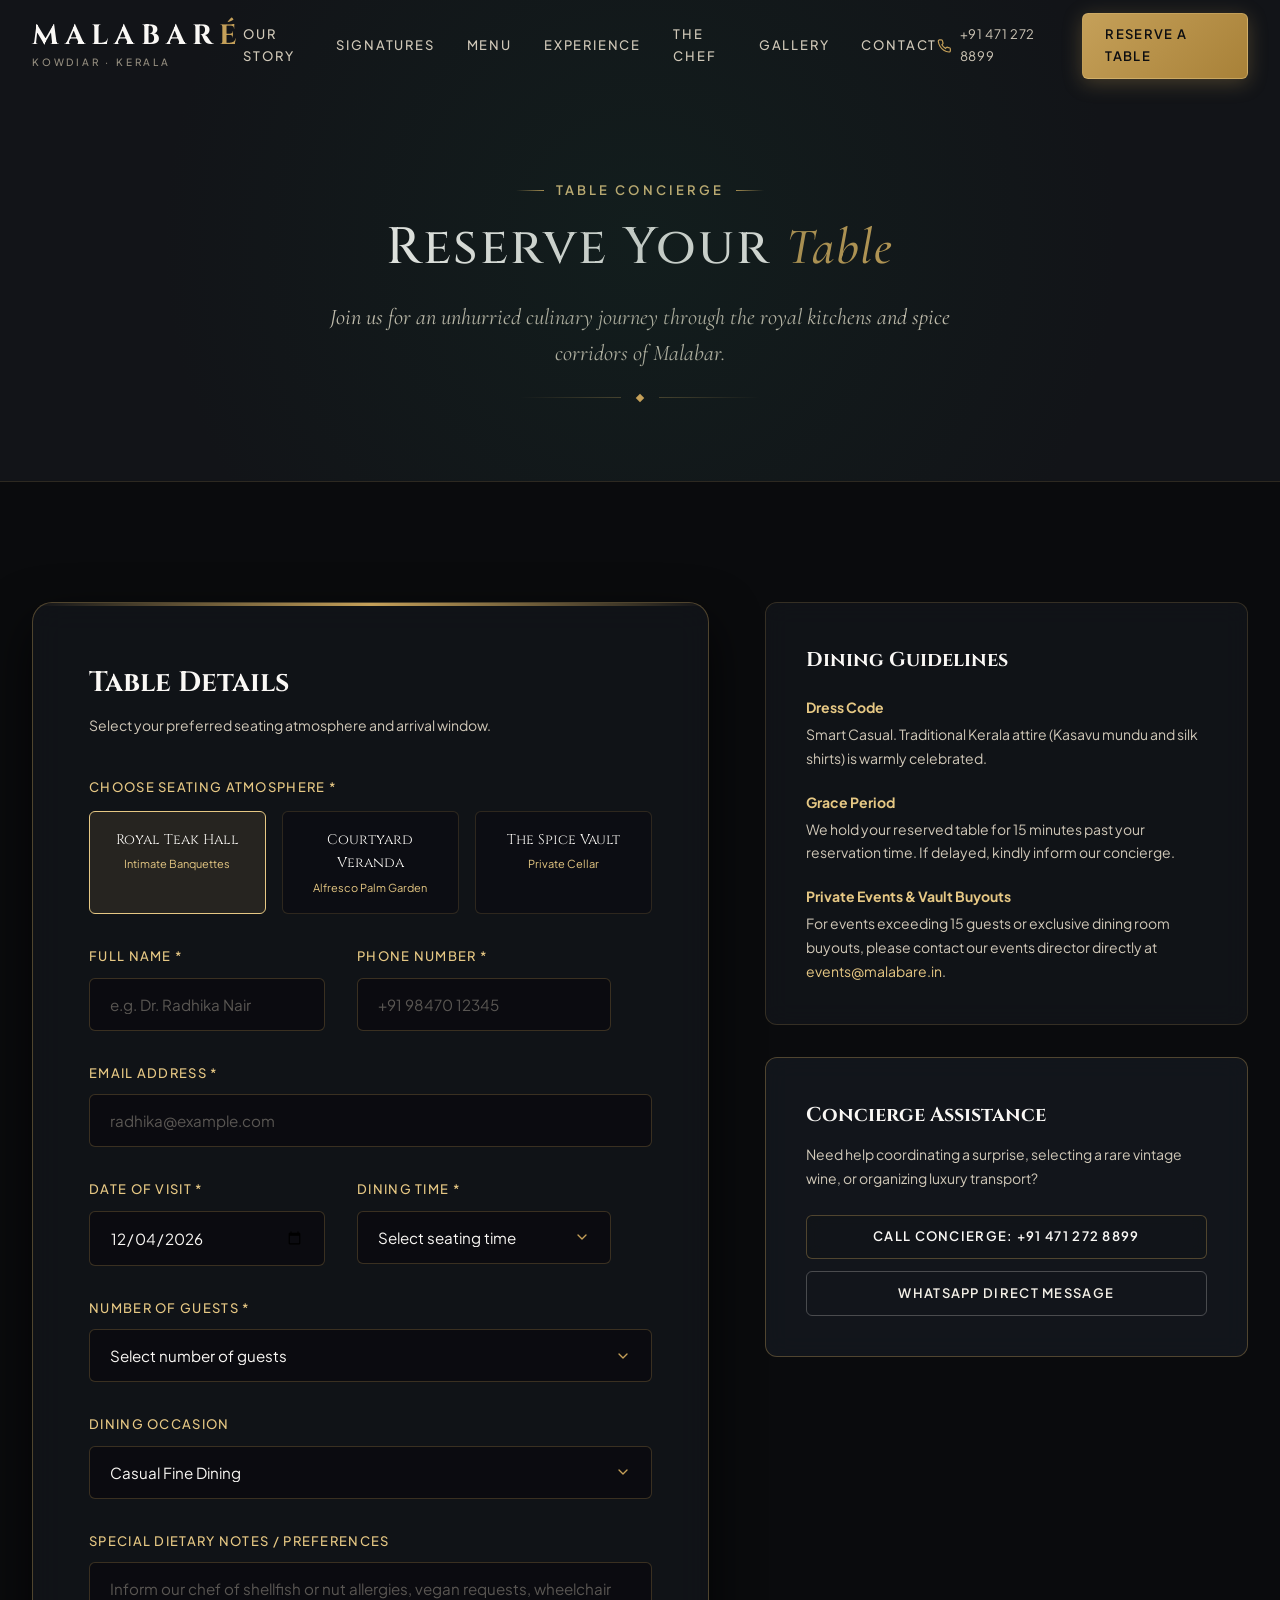
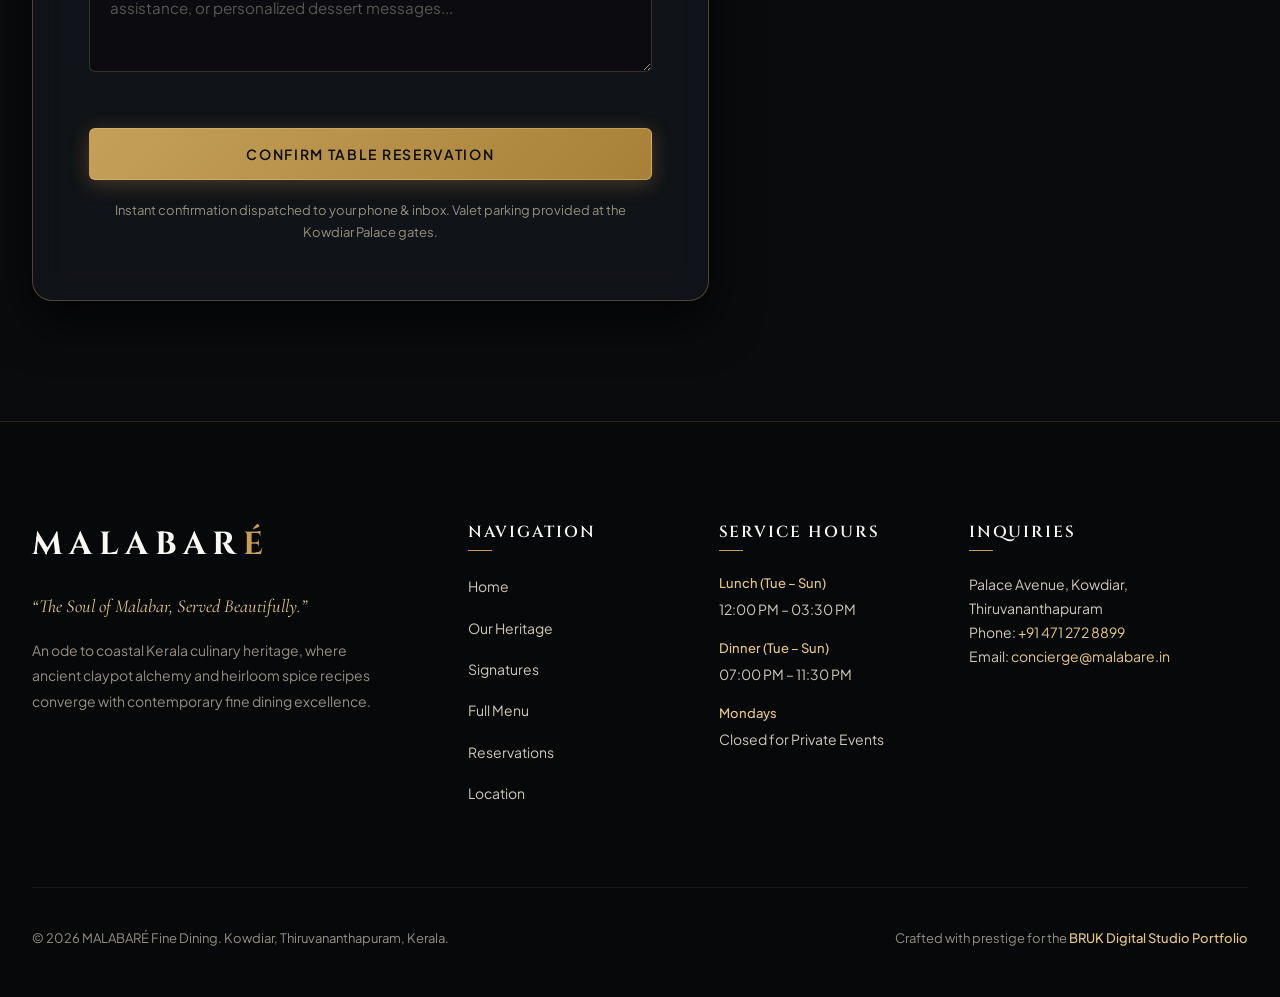
<file: malabare/reservation.html>
<!DOCTYPE html>
<html lang="en">
<head>
  <meta charset="UTF-8">
  <meta name="viewport" content="width=device-width, initial-scale=1.0">
  <title>Reserve a Table | MALABARÉ Fine Dining Kowdiar</title>
  
  <meta name="description" content="Reserve your table at MALABARÉ in Kowdiar, Thiruvananthapuram. Experience luxury Kerala & Malabar fine dining, private dining vaults, and courtyard seating.">
  <meta name="keywords" content="Malabare reservation, table booking Trivandrum, fine dining reservation Kowdiar, luxury restaurant booking Kerala">
  <meta property="og:title" content="Reserve a Table | MALABARÉ Kowdiar">
  <meta property="og:description" content="Reserve your dining experience at MALABARÉ. Courtyard, Royal Teak Hall, and The Spice Vault.">
  <meta property="og:image" content="assets/images/hero.jpg">
  <meta name="theme-color" content="#0a0b0d">

  <link rel="icon" href="data:image/svg+xml,<svg xmlns='http://www.w3.org/2000/svg' viewBox='0 0 100 100'><text y='.9em' font-size='90'>⚜️</text></svg>">
  <link rel="stylesheet" href="css/style.css">
</head>
<body>

  <!-- =========================================================================
       Site Header
       ========================================================================= -->
  <header class="site-header scrolled" id="siteHeader">
    <div class="container nav-container">
      <a href="index.html" class="brand-logo" aria-label="MALABARÉ Home">
        <span class="brand-name">MALABAR<span>É</span></span>
        <span class="brand-location">Kowdiar · Kerala</span>
      </a>

      <nav class="nav-menu" aria-label="Main Navigation">
        <a href="index.html#story" class="nav-link">Our Story</a>
        <a href="index.html#signatures" class="nav-link">Signatures</a>
        <a href="menu.html" class="nav-link">Menu</a>
        <a href="index.html#experience" class="nav-link">Experience</a>
        <a href="index.html#chef" class="nav-link">The Chef</a>
        <a href="index.html#gallery" class="nav-link">Gallery</a>
        <a href="index.html#contact" class="nav-link">Contact</a>
      </nav>

      <div class="nav-actions">
        <a href="tel:+914712728899" class="nav-phone" aria-label="Call concierge">
          <svg viewBox="0 0 24 24" fill="none" stroke-width="2"><path d="M22 16.92v3a2 2 0 0 1-2.18 2 19.79 19.79 0 0 1-8.63-3.07 19.5 19.5 0 0 1-6-6 19.79 19.79 0 0 1-3.07-8.67A2 2 0 0 1 4.11 2h3a2 2 0 0 1 2 1.72 12.84 12.84 0 0 0 .7 2.81 2 2 0 0 1-.45 2.11L8.09 9.91a16 16 0 0 0 6 6l1.27-1.27a2 2 0 0 1 2.11-.45 12.84 12.84 0 0 0 2.81.7A2 2 0 0 1 22 16.92z"></path></svg>
          <span>+91 471 272 8899</span>
        </a>
        <a href="reservation.html" class="btn btn-primary btn-sm active">Reserve a Table</a>
      </div>

      <button class="mobile-toggle" aria-label="Toggle navigation menu" aria-expanded="false">
        <span class="hamburger-line"></span>
        <span class="hamburger-line"></span>
        <span class="hamburger-line"></span>
      </button>
    </div>
  </header>

  <!-- Mobile Drawer -->
  <div class="mobile-drawer-backdrop" id="drawerBackdrop"></div>
  <aside class="mobile-drawer" id="mobileDrawer">
    <div class="mobile-nav-links">
      <a href="index.html" class="mobile-nav-link">Home</a>
      <a href="index.html#story" class="mobile-nav-link">Our Story</a>
      <a href="index.html#signatures" class="mobile-nav-link">Signatures</a>
      <a href="menu.html" class="mobile-nav-link">Full Menu</a>
      <a href="index.html#experience" class="mobile-nav-link">Experience</a>
      <a href="reservation.html" class="mobile-nav-link active">Reservations</a>
      <a href="index.html#contact" class="mobile-nav-link">Contact</a>
    </div>
    <div class="mobile-drawer-footer">
      <a href="tel:+914712728899" class="btn btn-secondary" style="width:100%;">Call Concierge</a>
    </div>
  </aside>

  <main>
    <!-- Subpage Hero -->
    <section class="subpage-hero">
      <div class="container">
        <div class="section-eyebrow">Table Concierge</div>
        <h1 class="section-title">Reserve Your <span class="gold">Table</span></h1>
        <p class="section-subtitle">
          Join us for an unhurried culinary journey through the royal kitchens and spice corridors of Malabar.
        </p>
        <div class="gold-divider"><span class="diamond"></span></div>
      </div>
    </section>

    <!-- Reservation Content Grid -->
    <section class="section-padding" style="background-color: var(--bg-primary);">
      <div class="container">
        <div class="reservation-layout-grid">
          
          <!-- Left: The Reservation Form -->
          <div class="reservation-wrapper" style="padding: 3.5rem;">
            <div style="margin-bottom: 2.5rem;">
              <h3 style="font-family: var(--font-serif-display); font-size: 1.75rem; color: var(--cream-pure); margin-bottom: 0.5rem;">
                Table Details
              </h3>
              <p style="color: var(--cream-muted); font-size: 0.875rem;">
                Select your preferred seating atmosphere and arrival window.
              </p>
            </div>

            <!-- Form -->
            <form class="reservation-form" id="detailedReservationForm" novalidate>
              
              <!-- Seating Area Selector -->
              <div style="margin-bottom: 1.75rem;">
                <label class="form-label" style="display:block; margin-bottom: 0.75rem;">Choose Seating Atmosphere *</label>
                <input type="hidden" name="seating" id="seatingAreaInput" value="The Royal Teak Hall">
                <div class="seating-areas-grid">
                  <div class="seating-choice-btn active" data-area="The Royal Teak Hall">
                    <div class="seating-choice-title">Royal Teak Hall</div>
                    <div class="seating-choice-sub">Intimate Banquettes</div>
                  </div>
                  <div class="seating-choice-btn" data-area="The Travancore Courtyard">
                    <div class="seating-choice-title">Courtyard Veranda</div>
                    <div class="seating-choice-sub">Alfresco Palm Garden</div>
                  </div>
                  <div class="seating-choice-btn" data-area="The Spice Vault">
                    <div class="seating-choice-title">The Spice Vault</div>
                    <div class="seating-choice-sub">Private Cellar</div>
                  </div>
                </div>
              </div>

              <div class="reservation-form-grid">
                
                <!-- Guest Name -->
                <div class="form-group">
                  <label class="form-label" for="detailName">Full Name *</label>
                  <input type="text" id="detailName" name="name" class="form-control" placeholder="e.g. Dr. Radhika Nair" required>
                  <span class="form-error">Please enter your full name</span>
                </div>

                <!-- Phone -->
                <div class="form-group">
                  <label class="form-label" for="detailPhone">Phone Number *</label>
                  <input type="tel" id="detailPhone" name="phone" class="form-control" placeholder="+91 98470 12345" required>
                  <span class="form-error">Please enter a valid telephone number</span>
                </div>

                <!-- Email -->
                <div class="form-group full-width">
                  <label class="form-label" for="detailEmail">Email Address *</label>
                  <input type="email" id="detailEmail" name="email" class="form-control" placeholder="radhika@example.com" required>
                  <span class="form-error">Please enter a valid email address</span>
                </div>

                <!-- Date -->
                <div class="form-group">
                  <label class="form-label" for="detailDate">Date of Visit *</label>
                  <input type="date" id="detailDate" name="date" class="form-control" required>
                  <span class="form-error">Please choose a date</span>
                </div>

                <!-- Time Slot -->
                <div class="form-group">
                  <label class="form-label" for="detailTime">Dining Time *</label>
                  <select id="detailTime" name="time" class="form-control" required>
                    <option value="" disabled selected>Select seating time</option>
                    <optgroup label="Lunch Service">
                      <option value="12:30 PM">12:30 PM (Lunch)</option>
                      <option value="01:15 PM">01:15 PM (Lunch)</option>
                      <option value="02:00 PM">02:00 PM (Lunch)</option>
                      <option value="02:45 PM">02:45 PM (Lunch)</option>
                    </optgroup>
                    <optgroup label="Dinner Service">
                      <option value="07:00 PM">07:00 PM (Twilight)</option>
                      <option value="07:45 PM">07:45 PM (Dinner)</option>
                      <option value="08:30 PM">08:30 PM (Prime Dinner)</option>
                      <option value="09:15 PM">09:15 PM (Late Dinner)</option>
                      <option value="10:00 PM">10:00 PM (Supper)</option>
                    </optgroup>
                  </select>
                  <span class="form-error">Please choose a time</span>
                </div>

                <!-- Guests -->
                <div class="form-group full-width">
                  <label class="form-label" for="detailGuests">Number of Guests *</label>
                  <select id="detailGuests" name="guests" class="form-control" required>
                    <option value="" disabled selected>Select number of guests</option>
                    <option value="1">1 Guest (Solo Culinary Experience)</option>
                    <option value="2">2 Guests (Couple / Date Night)</option>
                    <option value="3">3 Guests</option>
                    <option value="4">4 Guests (Family Dining)</option>
                    <option value="5">5 Guests</option>
                    <option value="6">6 Guests</option>
                    <option value="7">7 Guests</option>
                    <option value="8">8 Guests</option>
                    <option value="10+">10+ Guests (Private Vault Table)</option>
                  </select>
                  <span class="form-error">Please indicate party size</span>
                </div>

                <!-- Occasion -->
                <div class="form-group full-width">
                  <label class="form-label" for="detailOccasion">Dining Occasion</label>
                  <select id="detailOccasion" name="occasion" class="form-control">
                    <option value="Casual Fine Dining">Casual Fine Dining</option>
                    <option value="Wedding Anniversary">Wedding Anniversary</option>
                    <option value="Birthday Celebration">Birthday Celebration</option>
                    <option value="Business Entertaining">Business Entertaining</option>
                    <option value="Private Tasting">Private Tasting Menu</option>
                  </select>
                </div>

                <!-- Special Requests -->
                <div class="form-group full-width">
                  <label class="form-label" for="detailNotes">Special Dietary Notes / Preferences</label>
                  <textarea id="detailNotes" name="special_requests" class="form-control" placeholder="Inform our chef of shellfish or nut allergies, vegan requests, wheelchair assistance, or personalized dessert messages..."></textarea>
                </div>

                <!-- Submit Button -->
                <div class="reservation-submit-row">
                  <button type="submit" class="btn btn-primary" style="width: 100%;">
                    Confirm Table Reservation
                  </button>
                  <p class="reservation-disclaimer">
                    Instant confirmation dispatched to your phone & inbox. Valet parking provided at the Kowdiar Palace gates.
                  </p>
                </div>

              </div>
            </form>
          </div>

          <!-- Right: Dining Guide & Information -->
          <div style="display: flex; flex-direction: column; gap: 2rem;">
            
            <!-- Information Card -->
            <div class="reservation-info-card">
              <h4 style="font-family: var(--font-serif-display); font-size: 1.25rem; color: var(--cream-pure); margin-bottom: 1.25rem;">
                Dining Guidelines
              </h4>
              
              <div style="display: flex; flex-direction: column; gap: 1.25rem; font-size: 0.875rem; color: var(--cream-muted); line-height: 1.7;">
                <div>
                  <strong style="color: var(--gold-light); display: block; margin-bottom: 0.2rem;">Dress Code</strong>
                  Smart Casual. Traditional Kerala attire (Kasavu mundu and silk shirts) is warmly celebrated.
                </div>

                <div>
                  <strong style="color: var(--gold-light); display: block; margin-bottom: 0.2rem;">Grace Period</strong>
                  We hold your reserved table for 15 minutes past your reservation time. If delayed, kindly inform our concierge.
                </div>

                <div>
                  <strong style="color: var(--gold-light); display: block; margin-bottom: 0.2rem;">Private Events & Vault Buyouts</strong>
                  For events exceeding 15 guests or exclusive dining room buyouts, please contact our events director directly at <a href="mailto:events@malabare.in" style="color: var(--gold-light);">events@malabare.in</a>.
                </div>
              </div>
            </div>

            <!-- Concierge Direct Card -->
            <div class="reservation-info-card" style="border-color: var(--gold-border); background: rgba(19, 23, 29, 0.9);">
              <h4 style="font-family: var(--font-serif-display); font-size: 1.25rem; color: var(--cream-pure); margin-bottom: 0.75rem;">
                Concierge Assistance
              </h4>
              <p style="font-size: 0.875rem; color: var(--cream-muted); margin-bottom: 1.5rem; line-height: 1.7;">
                Need help coordinating a surprise, selecting a rare vintage wine, or organizing luxury transport?
              </p>

              <div style="display: flex; flex-direction: column; gap: 0.75rem;">
                <a href="tel:+914712728899" class="btn btn-secondary btn-sm" style="width: 100%;">
                  Call Concierge: +91 471 272 8899
                </a>
                <a href="https://wa.me/919847012345?text=Hello%20MALABARÉ%2C%20I%20would%20like%20to%20inquire%20about%20a%20reservation." target="_blank" rel="noopener" class="btn btn-outline btn-sm" style="width: 100%;">
                  WhatsApp Direct Message
                </a>
              </div>
            </div>

          </div>

        </div>
      </div>
    </section>
  </main>

  <!-- Reservation Confirmation Modal -->
  <div class="modal-overlay" id="reservationConfirmationModal" aria-hidden="true" role="dialog">
    <div class="modal-card">
      <button class="modal-close-btn modal-close-trigger" aria-label="Close modal">
        <svg style="width:24px;height:24px;" viewBox="0 0 24 24" fill="none" stroke="currentColor" stroke-width="2"><line x1="18" y1="6" x2="6" y2="18"></line><line x1="6" y1="6" x2="18" y2="18"></line></svg>
      </button>
      <div class="modal-badge-check">
        <svg viewBox="0 0 24 24" fill="none" stroke-width="2"><polyline points="20 6 9 17 4 12"></polyline></svg>
      </div>
      <h3 class="modal-title">Table Confirmed</h3>
      <div class="modal-booking-ref">Reservation Reference: #MLB-2026</div>

      <div class="modal-summary-box">
        <div class="summary-row">
          <span class="summary-label">Guest Name:</span>
          <span class="summary-val res-name">Anand Varma</span>
        </div>
        <div class="summary-row">
          <span class="summary-label">Date & Time:</span>
          <span class="summary-val res-datetime">Today at 8:00 PM</span>
        </div>
        <div class="summary-row">
          <span class="summary-label">Party Size:</span>
          <span class="summary-val res-guests">2 Guests</span>
        </div>
        <div class="summary-row">
          <span class="summary-label">Seating:</span>
          <span class="summary-val res-seating">The Royal Teak Hall</span>
        </div>
        <div class="summary-row">
          <span class="summary-label">Location:</span>
          <span class="summary-val">Palace Avenue, Kowdiar, Trivandrum</span>
        </div>
      </div>

      <div style="display:flex; gap:1rem; justify-content:center; flex-wrap:wrap;">
        <button class="btn btn-primary btn-sm modal-close-trigger">Done</button>
        <a href="https://wa.me/919847012345?text=Hello%20MALABARÉ%2C%20I%20have%20a%20confirmed%20reservation." target="_blank" rel="noopener" class="btn btn-secondary btn-sm">
          Chat on WhatsApp
        </a>
      </div>
    </div>
  </div>

  <!-- Footer -->
  <footer class="site-footer">
    <div class="container">
      <div class="footer-top-grid">
        <div class="footer-brand-col">
          <a href="index.html" class="footer-logo">MALABAR<span>É</span></a>
          <p class="footer-tagline-text">&ldquo;The Soul of Malabar, Served Beautifully.&rdquo;</p>
          <p class="footer-desc">
            An ode to coastal Kerala culinary heritage, where ancient claypot alchemy and heirloom spice recipes converge with contemporary fine dining excellence.
          </p>
        </div>

        <div>
          <h4 class="footer-heading">Navigation</h4>
          <ul class="footer-links-list">
            <li><a href="index.html" class="footer-link">Home</a></li>
            <li><a href="index.html#story" class="footer-link">Our Heritage</a></li>
            <li><a href="index.html#signatures" class="footer-link">Signatures</a></li>
            <li><a href="menu.html" class="footer-link">Full Menu</a></li>
            <li><a href="reservation.html" class="footer-link">Reservations</a></li>
            <li><a href="index.html#contact" class="footer-link">Location</a></li>
          </ul>
        </div>

        <div>
          <h4 class="footer-heading">Service Hours</h4>
          <div class="footer-hours-list">
            <div class="hours-entry">
              <span class="hours-day">Lunch (Tue – Sun)</span>
              <span>12:00 PM – 03:30 PM</span>
            </div>
            <div class="hours-entry">
              <span class="hours-day">Dinner (Tue – Sun)</span>
              <span>07:00 PM – 11:30 PM</span>
            </div>
            <div class="hours-entry">
              <span class="hours-day">Mondays</span>
              <span>Closed for Private Events</span>
            </div>
          </div>
        </div>

        <div>
          <h4 class="footer-heading">Inquiries</h4>
          <p style="font-size:0.875rem; color:var(--cream-muted); line-height:1.7;">
            Palace Avenue, Kowdiar, Thiruvananthapuram<br>
            Phone: <a href="tel:+914712728899" style="color:var(--gold-light);">+91 471 272 8899</a><br>
            Email: <a href="mailto:concierge@malabare.in" style="color:var(--gold-light);">concierge@malabare.in</a>
          </p>
        </div>
      </div>

      <div class="footer-bottom">
        <div>&copy; 2026 MALABARÉ Fine Dining. Kowdiar, Thiruvananthapuram, Kerala.</div>
        <div>Crafted with prestige for the <span class="agency-credit">BRUK Digital Studio Portfolio</span></div>
      </div>
    </div>
  </footer>

  <button class="back-to-top" aria-label="Back to Top">
    <svg viewBox="0 0 24 24" fill="none" stroke-width="2.5"><polyline points="18 15 12 9 6 15"></polyline></svg>
  </button>

  <script src="js/script.js"></script>
</body>
</html>
</file>
<file: css/style.css>
/* ==========================================================================
   MALABARÉ — The Soul of Malabar, Served Beautifully
   Fine Coastal & Malabar Dining | Kowdiar, Thiruvananthapuram
   Curated for BRUK Digital Studio Portfolio
   ========================================================================== */

/* --------------------------------------------------------------------------
   1. CSS Reset & Design Tokens
   -------------------------------------------------------------------------- */
@import url('https://fonts.googleapis.com/css2?family=Cinzel:wght@400;500;600;700;800&family=Cormorant+Garamond:ital,wght@0,300;0,400;0,500;0,600;0,700;1,400;1,500;1,600&family=Plus+Jakarta+Sans:wght@300;400;500;600;700&display=swap');

:root {
  /* Color Palette */
  --bg-primary: #0a0b0d;
  --bg-secondary: #121418;
  --bg-card: rgba(20, 23, 29, 0.72);
  --bg-card-hover: rgba(28, 33, 42, 0.85);
  --bg-glass: rgba(16, 19, 24, 0.65);
  --bg-elevated: #1a1e26;

  /* Forest / Deep Green Kerala Accents */
  --emerald-deep: #061711;
  --emerald-dark: #0b221a;
  --emerald-base: #13392c;
  --emerald-light: #1c523f;
  --emerald-accent: #2c7a5f;

  /* Muted Gold & Brass */
  --gold-primary: #c5a059;
  --gold-light: #e6c884;
  --gold-dark: #967634;
  --gold-glow: rgba(197, 160, 89, 0.28);
  --gold-subtle: rgba(197, 160, 89, 0.12);
  --gold-border: rgba(197, 160, 89, 0.35);

  /* Cream & Neutral Typography */
  --cream-pure: #faf8f5;
  --cream-base: #f3efe6;
  --cream-muted: #d0c8b8;
  --cream-subtle: #968f80;
  --text-dark: #121316;

  /* Spices & Accents */
  --spice-red: #c84931;
  --spice-amber: #d97706;

  /* Typography */
  --font-serif-display: 'Cinzel', Georgia, serif;
  --font-serif-body: 'Cormorant Garamond', Georgia, serif;
  --font-sans: 'Plus Jakarta Sans', -apple-system, BlinkMacSystemFont, 'Segoe UI', Roboto, sans-serif;

  /* Transitions & Shadows */
  --transition-fast: 0.2s cubic-bezier(0.16, 1, 0.3, 1);
  --transition-normal: 0.35s cubic-bezier(0.16, 1, 0.3, 1);
  --transition-slow: 0.65s cubic-bezier(0.16, 1, 0.3, 1);
  --shadow-sm: 0 4px 12px rgba(0, 0, 0, 0.35);
  --shadow-md: 0 10px 30px rgba(0, 0, 0, 0.5);
  --shadow-lg: 0 20px 50px rgba(0, 0, 0, 0.7);
  --shadow-gold: 0 8px 32px rgba(197, 160, 89, 0.18);

  /* Spacing & Layout */
  --container-max: 1320px;
  --container-narrow: 980px;
  --nav-height: 92px;
  --border-radius-sm: 6px;
  --border-radius-md: 12px;
  --border-radius-lg: 20px;
  --border-radius-full: 9999px;
}

*, *::before, *::after {
  box-sizing: border-box;
  margin: 0;
  padding: 0;
}

html {
  scroll-behavior: smooth;
  font-size: 16px;
  background-color: var(--bg-primary);
  color: var(--cream-base);
  -webkit-font-smoothing: antialiased;
  -moz-osx-font-smoothing: grayscale;
}

body {
  font-family: var(--font-sans);
  font-weight: 400;
  line-height: 1.68;
  overflow-x: hidden;
  background-color: var(--bg-primary);
  background-image: 
    radial-gradient(circle at 15% 20%, rgba(19, 57, 44, 0.18) 0%, transparent 45%),
    radial-gradient(circle at 85% 65%, rgba(197, 160, 89, 0.08) 0%, transparent 50%),
    radial-gradient(circle at 50% 90%, rgba(11, 34, 26, 0.22) 0%, transparent 50%);
  background-attachment: fixed;
  color: var(--cream-base);
}

::selection {
  background-color: var(--gold-primary);
  color: var(--bg-primary);
}

img {
  max-width: 100%;
  height: auto;
  display: block;
}

a {
  color: inherit;
  text-decoration: none;
  transition: color var(--transition-fast);
}

button, input, select, textarea {
  font-family: inherit;
  font-size: inherit;
  color: inherit;
}

ul {
  list-style: none;
}

/* --------------------------------------------------------------------------
   2. Typography & Section Utility Classes
   -------------------------------------------------------------------------- */
.container {
  width: 100%;
  max-width: var(--container-max);
  margin-left: auto;
  margin-right: auto;
  padding-left: 2rem;
  padding-right: 2rem;
}

.container-narrow {
  max-width: var(--container-narrow);
}

.section-padding {
  padding-top: 7.5rem;
  padding-bottom: 7.5rem;
  position: relative;
}

.text-center {
  text-align: center;
}

/* Section Header */
.section-header {
  margin-bottom: 4.5rem;
  position: relative;
}

.section-eyebrow {
  display: inline-flex;
  align-items: center;
  gap: 0.75rem;
  font-family: var(--font-sans);
  font-size: 0.8125rem;
  font-weight: 600;
  letter-spacing: 0.24em;
  text-transform: uppercase;
  color: var(--gold-light);
  margin-bottom: 1rem;
}

.section-eyebrow::before,
.section-eyebrow::after {
  content: "";
  display: inline-block;
  width: 28px;
  height: 1px;
  background: linear-gradient(90deg, transparent, var(--gold-primary));
}

.section-eyebrow::after {
  background: linear-gradient(90deg, var(--gold-primary), transparent);
}

.section-title {
  font-family: var(--font-serif-display);
  font-size: clamp(2.2rem, 4vw, 3.6rem);
  font-weight: 500;
  letter-spacing: 0.04em;
  color: var(--cream-pure);
  line-height: 1.18;
  margin-bottom: 1.25rem;
}

.section-title span.gold {
  color: var(--gold-primary);
  font-style: italic;
  font-family: var(--font-serif-body);
}

.section-subtitle {
  font-family: var(--font-serif-body);
  font-size: clamp(1.15rem, 1.8vw, 1.4rem);
  font-style: italic;
  font-weight: 400;
  color: var(--cream-muted);
  max-width: 680px;
  margin-left: auto;
  margin-right: auto;
  line-height: 1.6;
}

/* Gold Divider Ornament */
.gold-divider {
  display: flex;
  align-items: center;
  justify-content: center;
  gap: 1rem;
  margin: 1.5rem auto 0;
  max-width: 240px;
}

.gold-divider::before,
.gold-divider::after {
  content: "";
  flex: 1;
  height: 1px;
  background: linear-gradient(90deg, transparent, var(--gold-border));
}

.gold-divider::after {
  background: linear-gradient(90deg, var(--gold-border), transparent);
}

.gold-divider .diamond {
  width: 6px;
  height: 6px;
  background-color: var(--gold-primary);
  transform: rotate(45deg);
}

/* --------------------------------------------------------------------------
   3. Buttons & Interactive Elements
   -------------------------------------------------------------------------- */
.btn {
  display: inline-flex;
  align-items: center;
  justify-content: center;
  gap: 0.75rem;
  padding: 1rem 2.2rem;
  font-size: 0.875rem;
  font-weight: 600;
  letter-spacing: 0.12em;
  text-transform: uppercase;
  border-radius: var(--border-radius-sm);
  transition: all var(--transition-normal);
  cursor: pointer;
  position: relative;
  overflow: hidden;
  text-decoration: none;
  z-index: 1;
}

.btn-primary {
  background: linear-gradient(135deg, #c5a059 0%, #a88138 100%);
  color: #0c0d10;
  border: 1px solid rgba(230, 200, 132, 0.4);
  box-shadow: 0 4px 20px rgba(197, 160, 89, 0.3);
}

.btn-primary::before {
  content: "";
  position: absolute;
  top: 0;
  left: -100%;
  width: 100%;
  height: 100%;
  background: linear-gradient(90deg, transparent, rgba(255, 255, 255, 0.35), transparent);
  transition: left 0.65s ease;
  z-index: -1;
}

.btn-primary:hover {
  background: linear-gradient(135deg, #d6b46f 0%, #b88f42 100%);
  transform: translateY(-2px);
  box-shadow: 0 8px 30px rgba(197, 160, 89, 0.45);
  color: #000;
}

.btn-primary:hover::before {
  left: 100%;
}

.btn-secondary {
  background: rgba(18, 20, 24, 0.6);
  color: var(--cream-pure);
  border: 1px solid var(--gold-border);
  backdrop-filter: blur(8px);
}

.btn-secondary:hover {
  background: var(--gold-subtle);
  border-color: var(--gold-light);
  color: var(--gold-light);
  transform: translateY(-2px);
  box-shadow: var(--shadow-gold);
}

.btn-sm {
  padding: 0.65rem 1.4rem;
  font-size: 0.8125rem;
  letter-spacing: 0.1em;
}

.btn-outline {
  background: transparent;
  color: var(--cream-base);
  border: 1px solid rgba(243, 239, 230, 0.25);
}

.btn-outline:hover {
  border-color: var(--gold-primary);
  color: var(--gold-primary);
  background: var(--gold-subtle);
}

/* --------------------------------------------------------------------------
   4. Header & Sticky Glass Navbar
   -------------------------------------------------------------------------- */
.site-header {
  position: fixed;
  top: 0;
  left: 0;
  width: 100%;
  height: var(--nav-height);
  z-index: 1000;
  transition: all var(--transition-normal);
  background: transparent;
}

.site-header.scrolled {
  height: 76px;
  background: rgba(10, 11, 13, 0.88);
  backdrop-filter: blur(16px);
  -webkit-backdrop-filter: blur(16px);
  border-bottom: 1px solid rgba(197, 160, 89, 0.18);
  box-shadow: 0 8px 30px rgba(0, 0, 0, 0.6);
}

.nav-container {
  display: flex;
  align-items: center;
  justify-content: space-between;
  height: 100%;
}

/* Brand Logo */
.brand-logo {
  display: flex;
  flex-direction: column;
  align-items: flex-start;
  text-decoration: none;
}

.brand-name {
  font-family: var(--font-serif-display);
  font-size: 1.75rem;
  font-weight: 700;
  letter-spacing: 0.22em;
  color: var(--cream-pure);
  line-height: 1;
  position: relative;
  display: inline-block;
}

.brand-name span {
  color: var(--gold-primary);
}

.brand-location {
  font-size: 0.625rem;
  font-weight: 500;
  letter-spacing: 0.28em;
  text-transform: uppercase;
  color: var(--cream-subtle);
  margin-top: 4px;
}

/* Desktop Navigation */
.nav-menu {
  display: flex;
  align-items: center;
  gap: 2rem;
}

.nav-link {
  font-size: 0.8125rem;
  font-weight: 500;
  letter-spacing: 0.14em;
  text-transform: uppercase;
  color: var(--cream-muted);
  position: relative;
  padding: 0.5rem 0;
  transition: color var(--transition-fast);
}

.nav-link::after {
  content: "";
  position: absolute;
  bottom: 0;
  left: 0;
  width: 0;
  height: 1.5px;
  background: linear-gradient(90deg, var(--gold-primary), var(--gold-light));
  transition: width var(--transition-normal);
}

.nav-link:hover,
.nav-link.active {
  color: var(--gold-light);
}

.nav-link:hover::after,
.nav-link.active::after {
  width: 100%;
}

.nav-actions {
  display: flex;
  align-items: center;
  gap: 1.25rem;
}

.nav-phone {
  display: flex;
  align-items: center;
  gap: 0.5rem;
  font-size: 0.8125rem;
  color: var(--cream-muted);
  letter-spacing: 0.05em;
  transition: color var(--transition-fast);
}

.nav-phone:hover {
  color: var(--gold-primary);
}

.nav-phone svg {
  width: 16px;
  height: 16px;
  stroke: var(--gold-primary);
}

/* Mobile Hamburger Toggle */
.mobile-toggle {
  display: none;
  background: transparent;
  border: none;
  cursor: pointer;
  padding: 0.5rem;
  z-index: 1100;
}

.hamburger-line {
  display: block;
  width: 26px;
  height: 2px;
  background-color: var(--cream-pure);
  margin: 6px 0;
  transition: all var(--transition-normal);
}

.mobile-toggle.open .hamburger-line:nth-child(1) {
  transform: translateY(8px) rotate(45deg);
  background-color: var(--gold-primary);
}

.mobile-toggle.open .hamburger-line:nth-child(2) {
  opacity: 0;
}

.mobile-toggle.open .hamburger-line:nth-child(3) {
  transform: translateY(-8px) rotate(-45deg);
  background-color: var(--gold-primary);
}

/* Mobile Drawer Overlay */
.mobile-drawer {
  position: fixed;
  top: 0;
  right: -100%;
  width: min(85vw, 400px);
  height: 100vh;
  background: rgba(12, 14, 18, 0.98);
  backdrop-filter: blur(20px);
  -webkit-backdrop-filter: blur(20px);
  border-left: 1px solid var(--gold-border);
  z-index: 1050;
  padding: 6rem 2.5rem 3rem;
  display: flex;
  flex-direction: column;
  justify-content: space-between;
  transition: right 0.45s cubic-bezier(0.16, 1, 0.3, 1);
  box-shadow: -10px 0 40px rgba(0, 0, 0, 0.8);
}

.mobile-drawer.open {
  right: 0;
}

.mobile-drawer-backdrop {
  position: fixed;
  top: 0;
  left: 0;
  width: 100vw;
  height: 100vh;
  background: rgba(0, 0, 0, 0.7);
  backdrop-filter: blur(4px);
  z-index: 1040;
  opacity: 0;
  visibility: hidden;
  transition: all var(--transition-normal);
}

.mobile-drawer-backdrop.open {
  opacity: 1;
  visibility: visible;
}

.mobile-nav-links {
  display: flex;
  flex-direction: column;
  gap: 1.5rem;
}

.mobile-nav-link {
  font-family: var(--font-serif-display);
  font-size: 1.25rem;
  letter-spacing: 0.1em;
  color: var(--cream-base);
  transition: color var(--transition-fast);
}

.mobile-nav-link:hover,
.mobile-nav-link.active {
  color: var(--gold-light);
}

.mobile-drawer-footer {
  border-top: 1px solid rgba(197, 160, 89, 0.15);
  padding-top: 2rem;
  display: flex;
  flex-direction: column;
  gap: 1.25rem;
}

/* --------------------------------------------------------------------------
   5. Hero Section
   -------------------------------------------------------------------------- */
.hero-section {
  position: relative;
  min-height: 100vh;
  display: flex;
  align-items: center;
  justify-content: center;
  padding-top: calc(var(--nav-height) + 2rem);
  padding-bottom: 5rem;
  overflow: hidden;
}

.hero-background {
  position: absolute;
  top: 0;
  left: 0;
  width: 100%;
  height: 100%;
  z-index: -2;
}

.hero-background img {
  width: 100%;
  height: 100%;
  object-fit: cover;
  object-position: center;
  filter: brightness(0.42) contrast(1.1);
  transform: scale(1.05);
  animation: subtleZoom 25s ease-in-out infinite alternate;
}

@keyframes subtleZoom {
  0% { transform: scale(1.03); }
  100% { transform: scale(1.12); }
}

.hero-overlay {
  position: absolute;
  top: 0;
  left: 0;
  width: 100%;
  height: 100%;
  background: 
    linear-gradient(180deg, rgba(10, 11, 13, 0.75) 0%, rgba(10, 11, 13, 0.4) 40%, rgba(10, 11, 13, 0.95) 100%),
    radial-gradient(circle at center, transparent 30%, rgba(10, 11, 13, 0.75) 100%);
  z-index: -1;
}

.hero-content {
  text-align: center;
  max-width: 920px;
  margin: 0 auto;
  position: relative;
  z-index: 2;
}

.hero-crest-badge {
  display: inline-flex;
  align-items: center;
  gap: 0.75rem;
  padding: 0.5rem 1.4rem;
  border-radius: var(--border-radius-full);
  background: rgba(19, 57, 44, 0.45);
  border: 1px solid var(--gold-border);
  backdrop-filter: blur(8px);
  margin-bottom: 2rem;
  font-size: 0.75rem;
  letter-spacing: 0.22em;
  text-transform: uppercase;
  color: var(--gold-light);
  box-shadow: 0 4px 20px rgba(0, 0, 0, 0.4);
}

.hero-crest-badge svg {
  width: 14px;
  height: 14px;
  fill: var(--gold-primary);
}

.hero-title {
  font-family: var(--font-serif-display);
  font-size: clamp(3.2rem, 8vw, 6.4rem);
  font-weight: 700;
  letter-spacing: 0.16em;
  color: var(--cream-pure);
  line-height: 1.05;
  margin-bottom: 1.25rem;
  text-shadow: 0 10px 40px rgba(0, 0, 0, 0.9);
}

.hero-tagline {
  font-family: var(--font-serif-body);
  font-size: clamp(1.4rem, 2.8vw, 2.2rem);
  font-style: italic;
  font-weight: 400;
  color: var(--gold-light);
  margin-bottom: 1.75rem;
  letter-spacing: 0.03em;
  text-shadow: 0 4px 15px rgba(0, 0, 0, 0.7);
}

.hero-description {
  font-size: clamp(0.95rem, 1.2vw, 1.125rem);
  color: var(--cream-muted);
  max-width: 720px;
  margin: 0 auto 3rem;
  font-weight: 300;
  line-height: 1.8;
}

.hero-buttons {
  display: flex;
  align-items: center;
  justify-content: center;
  gap: 1.5rem;
  flex-wrap: wrap;
  margin-bottom: 4rem;
}

.hero-badges-row {
  display: flex;
  align-items: center;
  justify-content: center;
  gap: 2.5rem;
  flex-wrap: wrap;
  padding-top: 2rem;
  border-top: 1px solid rgba(197, 160, 89, 0.18);
}

.hero-badge-item {
  display: flex;
  align-items: center;
  gap: 0.75rem;
  font-size: 0.8125rem;
  font-weight: 500;
  color: var(--cream-muted);
  letter-spacing: 0.05em;
}

.hero-badge-item svg {
  width: 18px;
  height: 18px;
  stroke: var(--gold-primary);
  flex-shrink: 0;
}

.hero-scroll-indicator {
  position: absolute;
  bottom: 2rem;
  left: 50%;
  transform: translateX(-50%);
  display: flex;
  flex-direction: column;
  align-items: center;
  gap: 0.5rem;
  color: var(--cream-subtle);
  font-size: 0.6875rem;
  letter-spacing: 0.2em;
  text-transform: uppercase;
  z-index: 2;
  transition: color var(--transition-fast);
}

.hero-scroll-indicator:hover {
  color: var(--gold-primary);
}

.scroll-mouse {
  width: 22px;
  height: 36px;
  border: 1.5px solid var(--gold-border);
  border-radius: 12px;
  position: relative;
}

.scroll-wheel {
  position: absolute;
  top: 6px;
  left: 50%;
  transform: translateX(-50%);
  width: 3px;
  height: 6px;
  background-color: var(--gold-light);
  border-radius: 2px;
  animation: mouseWheel 2s ease infinite;
}

@keyframes mouseWheel {
  0% { transform: translate(-50%, 0); opacity: 1; }
  80% { transform: translate(-50%, 14px); opacity: 0; }
  100% { transform: translate(-50%, 0); opacity: 0; }
}

/* --------------------------------------------------------------------------
   6. Our Story Section
   -------------------------------------------------------------------------- */
.story-section {
  position: relative;
  background-color: var(--bg-secondary);
}

.story-grid {
  display: grid;
  grid-template-columns: 1.1fr 1fr;
  gap: 5rem;
  align-items: center;
}

.story-visual-wrap {
  position: relative;
}

.story-img-main {
  position: relative;
  border-radius: var(--border-radius-md);
  overflow: hidden;
  box-shadow: var(--shadow-lg);
  border: 1px solid rgba(197, 160, 89, 0.25);
}

.story-img-main img {
  width: 100%;
  height: 520px;
  object-fit: cover;
  transition: transform var(--transition-slow);
}

.story-visual-wrap:hover .story-img-main img {
  transform: scale(1.04);
}

.story-img-badge {
  position: absolute;
  bottom: -25px;
  right: -25px;
  background: rgba(14, 25, 20, 0.94);
  border: 1px solid var(--gold-border);
  padding: 1.8rem 2.2rem;
  border-radius: var(--border-radius-md);
  backdrop-filter: blur(12px);
  box-shadow: var(--shadow-md);
  text-align: center;
}

.story-badge-year {
  font-family: var(--font-serif-display);
  font-size: 2rem;
  font-weight: 700;
  color: var(--gold-primary);
  line-height: 1;
  margin-bottom: 0.35rem;
}

.story-badge-text {
  font-size: 0.6875rem;
  letter-spacing: 0.18em;
  text-transform: uppercase;
  color: var(--cream-muted);
}

.story-content {
  padding-right: 1rem;
}

.story-lead {
  font-family: var(--font-serif-body);
  font-size: 1.35rem;
  font-style: italic;
  color: var(--cream-pure);
  line-height: 1.6;
  margin-bottom: 1.5rem;
}

.story-paragraph {
  color: var(--cream-muted);
  font-size: 0.95rem;
  line-height: 1.85;
  margin-bottom: 1.5rem;
}

.story-pillars {
  display: grid;
  grid-template-columns: repeat(2, 1fr);
  gap: 1.75rem;
  margin-top: 2.5rem;
  padding-top: 2.5rem;
  border-top: 1px solid rgba(197, 160, 89, 0.15);
}

.pillar-item {
  display: flex;
  align-items: flex-start;
  gap: 1rem;
}

.pillar-icon {
  width: 42px;
  height: 42px;
  border-radius: var(--border-radius-sm);
  background: var(--gold-subtle);
  border: 1px solid var(--gold-border);
  display: flex;
  align-items: center;
  justify-content: center;
  flex-shrink: 0;
}

.pillar-icon svg {
  width: 20px;
  height: 20px;
  stroke: var(--gold-primary);
}

.pillar-title {
  font-family: var(--font-serif-display);
  font-size: 0.95rem;
  font-weight: 600;
  color: var(--cream-pure);
  margin-bottom: 0.25rem;
}

.pillar-desc {
  font-size: 0.8125rem;
  color: var(--cream-subtle);
  line-height: 1.5;
}

/* --------------------------------------------------------------------------
   7. Signature Dishes Section
   -------------------------------------------------------------------------- */
.signatures-section {
  position: relative;
  background-color: var(--bg-primary);
}

.dishes-grid {
  display: grid;
  grid-template-columns: repeat(3, 1fr);
  gap: 2.25rem;
}

.dish-card {
  background: var(--bg-card);
  border: 1px solid rgba(197, 160, 89, 0.15);
  border-radius: var(--border-radius-md);
  overflow: hidden;
  backdrop-filter: blur(12px);
  transition: all var(--transition-normal);
  display: flex;
  flex-direction: column;
  position: relative;
}

.dish-card:hover {
  transform: translateY(-8px);
  border-color: var(--gold-border);
  box-shadow: 0 16px 40px rgba(0, 0, 0, 0.6), var(--shadow-gold);
  background: var(--bg-card-hover);
}

.dish-image-wrap {
  position: relative;
  height: 250px;
  overflow: hidden;
}

.dish-image-wrap img {
  width: 100%;
  height: 100%;
  object-fit: cover;
  transition: transform var(--transition-slow);
}

.dish-card:hover .dish-image-wrap img {
  transform: scale(1.08);
}

.dish-badge {
  position: absolute;
  top: 1rem;
  left: 1rem;
  padding: 0.35rem 0.85rem;
  background: rgba(8, 26, 20, 0.88);
  border: 1px solid var(--gold-border);
  border-radius: var(--border-radius-full);
  font-size: 0.6875rem;
  font-weight: 600;
  letter-spacing: 0.12em;
  text-transform: uppercase;
  color: var(--gold-light);
  backdrop-filter: blur(8px);
}

.dish-price-tag {
  position: absolute;
  bottom: 1rem;
  right: 1rem;
  padding: 0.4rem 1rem;
  background: rgba(10, 11, 13, 0.9);
  border: 1px solid rgba(197, 160, 89, 0.3);
  border-radius: var(--border-radius-sm);
  font-family: var(--font-serif-display);
  font-size: 1.15rem;
  font-weight: 700;
  color: var(--gold-light);
  backdrop-filter: blur(8px);
}

.dish-body {
  padding: 1.8rem;
  display: flex;
  flex-direction: column;
  flex-grow: 1;
}

.dish-header {
  display: flex;
  justify-content: space-between;
  align-items: baseline;
  margin-bottom: 0.5rem;
}

.dish-title {
  font-family: var(--font-serif-display);
  font-size: 1.35rem;
  font-weight: 600;
  color: var(--cream-pure);
  letter-spacing: 0.02em;
}

.dish-native-name {
  font-family: var(--font-serif-body);
  font-size: 0.95rem;
  font-style: italic;
  color: var(--gold-primary);
  margin-bottom: 0.85rem;
}

.dish-description {
  font-size: 0.875rem;
  color: var(--cream-muted);
  line-height: 1.7;
  margin-bottom: 1.5rem;
  flex-grow: 1;
}

.dish-meta-footer {
  display: flex;
  align-items: center;
  justify-content: space-between;
  padding-top: 1.25rem;
  border-top: 1px solid rgba(197, 160, 89, 0.12);
}

.dish-spice-meter {
  display: flex;
  align-items: center;
  gap: 0.35rem;
  font-size: 0.75rem;
  color: var(--cream-subtle);
}

.dish-spice-meter svg {
  width: 14px;
  height: 14px;
}

.dish-spice-meter svg.active {
  fill: var(--spice-red);
}

.dish-spice-meter svg.inactive {
  fill: rgba(255, 255, 255, 0.15);
}

.dish-pairing {
  font-size: 0.75rem;
  color: var(--gold-light);
  font-style: italic;
}

/* --------------------------------------------------------------------------
   8. Interactive Menu Section
   -------------------------------------------------------------------------- */
.menu-section {
  position: relative;
  background-color: var(--bg-secondary);
}

/* Category Filter Tabs */
.menu-filter-nav {
  display: flex;
  align-items: center;
  justify-content: center;
  gap: 0.75rem;
  flex-wrap: wrap;
  margin-bottom: 3.5rem;
}

.menu-filter-btn {
  padding: 0.7rem 1.6rem;
  border-radius: var(--border-radius-full);
  background: rgba(20, 23, 29, 0.6);
  border: 1px solid rgba(197, 160, 89, 0.2);
  color: var(--cream-muted);
  font-size: 0.8125rem;
  font-weight: 500;
  letter-spacing: 0.1em;
  text-transform: uppercase;
  cursor: pointer;
  transition: all var(--transition-fast);
}

.menu-filter-btn:hover {
  border-color: var(--gold-primary);
  color: var(--gold-light);
  background: var(--gold-subtle);
}

.menu-filter-btn.active {
  background: linear-gradient(135deg, #c5a059 0%, #a88138 100%);
  color: #0c0d10;
  font-weight: 600;
  border-color: var(--gold-light);
  box-shadow: 0 4px 15px rgba(197, 160, 89, 0.35);
}

/* Menu Items Grid */
.menu-items-grid {
  display: grid;
  grid-template-columns: repeat(2, 1fr);
  gap: 2rem;
  margin-bottom: 3.5rem;
}

.menu-item-row {
  display: flex;
  align-items: flex-start;
  gap: 1.25rem;
  padding: 1.5rem;
  background: var(--bg-card);
  border: 1px solid rgba(197, 160, 89, 0.12);
  border-radius: var(--border-radius-md);
  transition: all var(--transition-normal);
}

.menu-item-row:hover {
  background: var(--bg-card-hover);
  border-color: var(--gold-border);
  transform: translateX(4px);
}

.menu-item-thumb {
  width: 90px;
  height: 90px;
  border-radius: var(--border-radius-sm);
  overflow: hidden;
  flex-shrink: 0;
  border: 1px solid rgba(197, 160, 89, 0.2);
}

.menu-item-thumb img {
  width: 100%;
  height: 100%;
  object-fit: cover;
}

.menu-item-info {
  flex-grow: 1;
}

.menu-item-top {
  display: flex;
  align-items: baseline;
  justify-content: space-between;
  margin-bottom: 0.35rem;
}

.menu-item-title {
  font-family: var(--font-serif-display);
  font-size: 1.15rem;
  font-weight: 600;
  color: var(--cream-pure);
}

.menu-item-price {
  font-family: var(--font-serif-display);
  font-size: 1.15rem;
  font-weight: 700;
  color: var(--gold-light);
  white-space: nowrap;
}

.menu-item-native {
  font-family: var(--font-serif-body);
  font-size: 0.875rem;
  font-style: italic;
  color: var(--gold-primary);
  margin-bottom: 0.5rem;
}

.menu-item-desc {
  font-size: 0.8125rem;
  color: var(--cream-muted);
  line-height: 1.6;
  margin-bottom: 0.75rem;
}

.menu-item-tags {
  display: flex;
  align-items: center;
  gap: 0.5rem;
  flex-wrap: wrap;
}

.tag-badge {
  font-size: 0.65rem;
  padding: 0.2rem 0.55rem;
  border-radius: var(--border-radius-full);
  letter-spacing: 0.08em;
  text-transform: uppercase;
}

.tag-veg {
  background: rgba(16, 75, 45, 0.5);
  border: 1px solid #2e755b;
  color: #72f0b7;
}

.tag-seafood {
  background: rgba(14, 60, 90, 0.5);
  border: 1px solid #2980b9;
  color: #85c1e9;
}

.tag-signature {
  background: var(--gold-subtle);
  border: 1px solid var(--gold-border);
  color: var(--gold-light);
}

.tag-spice {
  background: rgba(184, 68, 40, 0.3);
  border: 1px solid #b84428;
  color: #f1948a;
}

/* --------------------------------------------------------------------------
   9. Restaurant Experience Section
   -------------------------------------------------------------------------- */
.experience-section {
  position: relative;
  background-color: var(--bg-primary);
  overflow: hidden;
}

.experience-grid {
  display: grid;
  grid-template-columns: repeat(3, 1fr);
  gap: 2.5rem;
}

.experience-card {
  position: relative;
  border-radius: var(--border-radius-md);
  overflow: hidden;
  height: 480px;
  border: 1px solid rgba(197, 160, 89, 0.18);
  box-shadow: var(--shadow-md);
  group: true;
}

.experience-card-bg {
  position: absolute;
  top: 0;
  left: 0;
  width: 100%;
  height: 100%;
  z-index: 1;
}

.experience-card-bg img {
  width: 100%;
  height: 100%;
  object-fit: cover;
  transition: transform var(--transition-slow), filter var(--transition-normal);
  filter: brightness(0.65);
}

.experience-card:hover .experience-card-bg img {
  transform: scale(1.08);
  filter: brightness(0.5);
}

.experience-card-overlay {
  position: absolute;
  top: 0;
  left: 0;
  width: 100%;
  height: 100%;
  background: linear-gradient(180deg, rgba(10, 11, 13, 0.2) 0%, rgba(10, 11, 13, 0.85) 70%, rgba(10, 11, 13, 0.98) 100%);
  z-index: 2;
}

.experience-card-content {
  position: relative;
  z-index: 3;
  height: 100%;
  display: flex;
  flex-direction: column;
  justify-content: flex-end;
  padding: 2.5rem;
}

.experience-number {
  font-family: var(--font-serif-display);
  font-size: 2.2rem;
  font-weight: 700;
  color: var(--gold-primary);
  line-height: 1;
  margin-bottom: 0.75rem;
  opacity: 0.8;
}

.experience-title {
  font-family: var(--font-serif-display);
  font-size: 1.5rem;
  font-weight: 600;
  color: var(--cream-pure);
  margin-bottom: 0.75rem;
}

.experience-desc {
  font-size: 0.875rem;
  color: var(--cream-muted);
  line-height: 1.7;
  transform: translateY(10px);
  opacity: 0.9;
  transition: all var(--transition-normal);
}

.experience-card:hover .experience-desc {
  transform: translateY(0);
  opacity: 1;
}

/* --------------------------------------------------------------------------
   10. Chef Section
   -------------------------------------------------------------------------- */
.chef-section {
  position: relative;
  background-color: var(--bg-secondary);
}

.chef-grid {
  display: grid;
  grid-template-columns: 1fr 1.2fr;
  gap: 5rem;
  align-items: center;
}

.chef-image-frame {
  position: relative;
}

.chef-image-wrap {
  border-radius: var(--border-radius-md);
  overflow: hidden;
  box-shadow: var(--shadow-lg);
  border: 1px solid var(--gold-border);
  position: relative;
}

.chef-image-wrap img {
  width: 100%;
  height: 580px;
  object-fit: cover;
  object-position: top center;
}

.chef-quote-badge {
  position: absolute;
  bottom: -30px;
  left: 20px;
  right: 20px;
  background: rgba(12, 18, 15, 0.94);
  border: 1px solid var(--gold-border);
  padding: 1.5rem 2rem;
  border-radius: var(--border-radius-md);
  backdrop-filter: blur(12px);
  box-shadow: var(--shadow-md);
}

.chef-badge-quote {
  font-family: var(--font-serif-body);
  font-style: italic;
  font-size: 1.05rem;
  color: var(--cream-pure);
  line-height: 1.5;
}

.chef-content {
  padding-left: 1rem;
}

.chef-role {
  font-family: var(--font-sans);
  font-size: 0.8125rem;
  font-weight: 600;
  letter-spacing: 0.22em;
  text-transform: uppercase;
  color: var(--gold-light);
  margin-bottom: 0.75rem;
}

.chef-name {
  font-family: var(--font-serif-display);
  font-size: clamp(2.4rem, 4vw, 3.2rem);
  font-weight: 600;
  color: var(--cream-pure);
  line-height: 1.15;
  margin-bottom: 1.5rem;
}

.chef-bio {
  color: var(--cream-muted);
  font-size: 0.95rem;
  line-height: 1.85;
  margin-bottom: 1.5rem;
}

.chef-credentials-list {
  display: flex;
  flex-direction: column;
  gap: 1rem;
  margin: 2rem 0 2.5rem;
}

.credential-item {
  display: flex;
  align-items: center;
  gap: 1rem;
  font-size: 0.875rem;
  color: var(--cream-base);
}

.credential-item svg {
  width: 18px;
  height: 18px;
  stroke: var(--gold-primary);
  flex-shrink: 0;
}

.chef-signature-wrap {
  display: flex;
  align-items: center;
  gap: 2rem;
  padding-top: 1.5rem;
  border-top: 1px solid rgba(197, 160, 89, 0.15);
}

.chef-signature {
  font-family: var(--font-serif-body);
  font-size: 1.75rem;
  font-style: italic;
  color: var(--gold-light);
  letter-spacing: 0.05em;
}

/* --------------------------------------------------------------------------
   11. Gallery Section & Lightbox
   -------------------------------------------------------------------------- */
.gallery-section {
  position: relative;
  background-color: var(--bg-primary);
}

.gallery-grid {
  display: grid;
  grid-template-columns: repeat(4, 1fr);
  gap: 1.5rem;
}

.gallery-item {
  position: relative;
  height: 320px;
  border-radius: var(--border-radius-md);
  overflow: hidden;
  cursor: pointer;
  border: 1px solid rgba(197, 160, 89, 0.15);
}

.gallery-item.span-2 {
  grid-column: span 2;
}

.gallery-item img {
  width: 100%;
  height: 100%;
  object-fit: cover;
  transition: transform var(--transition-slow);
}

.gallery-item-overlay {
  position: absolute;
  top: 0;
  left: 0;
  width: 100%;
  height: 100%;
  background: rgba(10, 11, 13, 0.72);
  display: flex;
  flex-direction: column;
  align-items: center;
  justify-content: center;
  opacity: 0;
  transition: opacity var(--transition-normal);
  backdrop-filter: blur(4px);
  padding: 1.5rem;
  text-align: center;
}

.gallery-item:hover img {
  transform: scale(1.08);
}

.gallery-item:hover .gallery-item-overlay {
  opacity: 1;
}

.gallery-item-icon {
  width: 48px;
  height: 48px;
  border-radius: var(--border-radius-full);
  background: var(--gold-subtle);
  border: 1px solid var(--gold-primary);
  display: flex;
  align-items: center;
  justify-content: center;
  margin-bottom: 1rem;
  transform: translateY(15px);
  transition: transform var(--transition-normal);
}

.gallery-item:hover .gallery-item-icon {
  transform: translateY(0);
}

.gallery-item-icon svg {
  width: 20px;
  height: 20px;
  stroke: var(--gold-light);
}

.gallery-item-title {
  font-family: var(--font-serif-display);
  font-size: 1.15rem;
  font-weight: 600;
  color: var(--cream-pure);
  margin-bottom: 0.25rem;
}

.gallery-item-category {
  font-size: 0.6875rem;
  letter-spacing: 0.18em;
  text-transform: uppercase;
  color: var(--gold-primary);
}

/* Lightbox Modal */
.lightbox-modal {
  position: fixed;
  top: 0;
  left: 0;
  width: 100vw;
  height: 100vh;
  background: rgba(5, 6, 8, 0.95);
  backdrop-filter: blur(20px);
  z-index: 2000;
  display: flex;
  align-items: center;
  justify-content: center;
  opacity: 0;
  visibility: hidden;
  transition: all var(--transition-normal);
}

.lightbox-modal.active {
  opacity: 1;
  visibility: visible;
}

.lightbox-container {
  position: relative;
  max-width: 90vw;
  max-height: 85vh;
  display: flex;
  flex-direction: column;
  align-items: center;
}

.lightbox-img {
  max-width: 100%;
  max-height: 75vh;
  object-fit: contain;
  border-radius: var(--border-radius-sm);
  border: 1px solid var(--gold-border);
  box-shadow: 0 25px 60px rgba(0, 0, 0, 0.9);
}

.lightbox-caption-wrap {
  margin-top: 1.25rem;
  text-align: center;
}

.lightbox-caption {
  font-family: var(--font-serif-display);
  font-size: 1.25rem;
  color: var(--cream-pure);
}

.lightbox-counter {
  font-size: 0.75rem;
  letter-spacing: 0.18em;
  color: var(--gold-primary);
  margin-top: 0.25rem;
}

.lightbox-close {
  position: absolute;
  top: 2rem;
  right: 2.5rem;
  background: transparent;
  border: none;
  color: var(--cream-pure);
  cursor: pointer;
  padding: 0.5rem;
  transition: color var(--transition-fast);
}

.lightbox-close:hover {
  color: var(--gold-primary);
}

.lightbox-prev,
.lightbox-next {
  position: absolute;
  top: 50%;
  transform: translateY(-50%);
  background: rgba(20, 23, 29, 0.8);
  border: 1px solid var(--gold-border);
  color: var(--cream-pure);
  width: 52px;
  height: 52px;
  border-radius: var(--border-radius-full);
  display: flex;
  align-items: center;
  justify-content: center;
  cursor: pointer;
  transition: all var(--transition-fast);
}

.lightbox-prev {
  left: 2.5rem;
}

.lightbox-next {
  right: 2.5rem;
}

.lightbox-prev:hover,
.lightbox-next:hover {
  background: var(--gold-primary);
  color: var(--bg-primary);
  border-color: var(--gold-light);
}

/* --------------------------------------------------------------------------
   12. Reservation Section & Form
   -------------------------------------------------------------------------- */
.reservation-section {
  position: relative;
  background-color: var(--bg-secondary);
}

.reservation-wrapper {
  background: var(--bg-card);
  border: 1px solid var(--gold-border);
  border-radius: var(--border-radius-lg);
  padding: 4.5rem;
  backdrop-filter: blur(16px);
  box-shadow: var(--shadow-lg);
  position: relative;
  overflow: hidden;
}

.reservation-wrapper::before {
  content: "";
  position: absolute;
  top: 0;
  left: 0;
  right: 0;
  height: 3px;
  background: linear-gradient(90deg, transparent, var(--gold-primary), transparent);
}

.reservation-form-grid {
  display: grid;
  grid-template-columns: repeat(3, 1fr);
  gap: 2rem;
}

.form-group {
  display: flex;
  flex-direction: column;
  gap: 0.6rem;
}

.form-group.full-width {
  grid-column: span 3;
}

.form-label {
  font-size: 0.8125rem;
  font-weight: 500;
  letter-spacing: 0.1em;
  text-transform: uppercase;
  color: var(--gold-light);
}

.form-control {
  background: rgba(10, 11, 13, 0.7);
  border: 1px solid rgba(197, 160, 89, 0.25);
  border-radius: var(--border-radius-sm);
  padding: 1rem 1.25rem;
  font-size: 0.95rem;
  color: var(--cream-pure);
  transition: all var(--transition-fast);
  outline: none;
}

.form-control:focus {
  border-color: var(--gold-light);
  box-shadow: 0 0 15px var(--gold-glow);
  background: rgba(14, 16, 20, 0.9);
}

.form-control::placeholder {
  color: rgba(208, 200, 184, 0.4);
}

select.form-control {
  appearance: none;
  background-image: url("data:image/svg+xml,%3Csvg xmlns='http://www.w3.org/2000/svg' width='16' height='16' viewBox='0 0 24 24' fill='none' stroke='%23c5a059' stroke-width='2' stroke-linecap='round' stroke-linejoin='round'%3E%3Cpolyline points='6 9 12 15 18 9'%3E%3C/polyline%3E%3C/svg%3E");
  background-repeat: no-repeat;
  background-position: right 1.25rem center;
  padding-right: 3rem;
}

select.form-control option {
  background-color: #121418;
  color: var(--cream-pure);
  padding: 0.5rem;
}

textarea.form-control {
  min-height: 110px;
  resize: vertical;
}

.form-error {
  font-size: 0.75rem;
  color: #f1948a;
  display: none;
}

.form-group.has-error .form-control {
  border-color: #b84428;
}

.form-group.has-error .form-error {
  display: block;
}

.reservation-submit-row {
  grid-column: span 3;
  display: flex;
  flex-direction: column;
  align-items: center;
  gap: 1.25rem;
  margin-top: 1.5rem;
}

.reservation-disclaimer {
  font-size: 0.8125rem;
  color: var(--cream-subtle);
  text-align: center;
}

/* Reservation Confirmation Modal */
.modal-overlay {
  position: fixed;
  top: 0;
  left: 0;
  width: 100vw;
  height: 100vh;
  background: rgba(5, 6, 8, 0.85);
  backdrop-filter: blur(12px);
  z-index: 2500;
  display: flex;
  align-items: center;
  justify-content: center;
  opacity: 0;
  visibility: hidden;
  transition: all var(--transition-normal);
  padding: 1.5rem;
}

.modal-overlay.active {
  opacity: 1;
  visibility: visible;
}

.modal-card {
  background: #14171d;
  border: 1px solid var(--gold-border);
  border-radius: var(--border-radius-lg);
  max-width: 580px;
  width: 100%;
  padding: 3rem;
  position: relative;
  box-shadow: var(--shadow-lg);
  text-align: center;
}

.modal-badge-check {
  width: 70px;
  height: 70px;
  border-radius: var(--border-radius-full);
  background: var(--gold-subtle);
  border: 1px solid var(--gold-primary);
  display: flex;
  align-items: center;
  justify-content: center;
  margin: 0 auto 1.5rem;
}

.modal-badge-check svg {
  width: 34px;
  height: 34px;
  stroke: var(--gold-light);
}

.modal-title {
  font-family: var(--font-serif-display);
  font-size: 1.85rem;
  font-weight: 600;
  color: var(--cream-pure);
  margin-bottom: 0.5rem;
}

.modal-booking-ref {
  font-size: 0.8125rem;
  letter-spacing: 0.2em;
  text-transform: uppercase;
  color: var(--gold-primary);
  margin-bottom: 1.5rem;
}

.modal-summary-box {
  background: rgba(10, 11, 13, 0.6);
  border: 1px solid rgba(197, 160, 89, 0.15);
  border-radius: var(--border-radius-md);
  padding: 1.5rem;
  margin-bottom: 2rem;
  text-align: left;
}

.summary-row {
  display: flex;
  justify-content: space-between;
  padding: 0.5rem 0;
  border-bottom: 1px solid rgba(255, 255, 255, 0.05);
  font-size: 0.875rem;
}

.summary-row:last-child {
  border-bottom: none;
}

.summary-label {
  color: var(--cream-subtle);
}

.summary-val {
  color: var(--cream-pure);
  font-weight: 500;
}

.modal-close-btn {
  position: absolute;
  top: 1.5rem;
  right: 1.5rem;
  background: transparent;
  border: none;
  color: var(--cream-muted);
  cursor: pointer;
  transition: color var(--transition-fast);
}

.modal-close-btn:hover {
  color: var(--gold-primary);
}

/* --------------------------------------------------------------------------
   13. Location & Contact Section
   -------------------------------------------------------------------------- */
.contact-section {
  position: relative;
  background-color: var(--bg-primary);
}

.contact-grid {
  display: grid;
  grid-template-columns: 1fr 1fr;
  gap: 4rem;
  align-items: center;
}

.contact-card {
  background: var(--bg-card);
  border: 1px solid rgba(197, 160, 89, 0.18);
  border-radius: var(--border-radius-md);
  padding: 3.5rem;
  backdrop-filter: blur(12px);
}

.contact-info-list {
  display: flex;
  flex-direction: column;
  gap: 2.25rem;
  margin-bottom: 2.5rem;
}

.contact-info-item {
  display: flex;
  align-items: flex-start;
  gap: 1.5rem;
}

.contact-icon-wrap {
  width: 48px;
  height: 48px;
  border-radius: var(--border-radius-sm);
  background: var(--gold-subtle);
  border: 1px solid var(--gold-border);
  display: flex;
  align-items: center;
  justify-content: center;
  flex-shrink: 0;
}

.contact-icon-wrap svg {
  width: 22px;
  height: 22px;
  stroke: var(--gold-primary);
}

.contact-detail-title {
  font-family: var(--font-serif-display);
  font-size: 1.05rem;
  font-weight: 600;
  color: var(--cream-pure);
  margin-bottom: 0.35rem;
}

.contact-detail-desc {
  font-size: 0.9375rem;
  color: var(--cream-muted);
  line-height: 1.6;
}

.contact-detail-desc a:hover {
  color: var(--gold-light);
}

/* Stylized Interactive Map Mockup */
.map-canvas-card {
  position: relative;
  height: 480px;
  border-radius: var(--border-radius-md);
  overflow: hidden;
  border: 1px solid var(--gold-border);
  box-shadow: var(--shadow-lg);
  background: #0f1217;
}

.map-embed {
  width: 100%;
  height: 100%;
  border: 0;
  filter: invert(90%) hue-rotate(180deg) brightness(85%) contrast(120%);
}

.map-floating-overlay {
  position: absolute;
  bottom: 2rem;
  left: 2rem;
  right: 2rem;
  background: rgba(14, 18, 22, 0.92);
  border: 1px solid var(--gold-border);
  border-radius: var(--border-radius-md);
  padding: 1.5rem 2rem;
  backdrop-filter: blur(12px);
  display: flex;
  align-items: center;
  justify-content: space-between;
  box-shadow: var(--shadow-md);
}

.map-overlay-title {
  font-family: var(--font-serif-display);
  font-size: 1.1rem;
  color: var(--cream-pure);
  margin-bottom: 0.25rem;
}

.map-overlay-sub {
  font-size: 0.75rem;
  color: var(--gold-light);
}

/* --------------------------------------------------------------------------
   14. Footer
   -------------------------------------------------------------------------- */
.site-footer {
  background-color: #07080a;
  border-top: 1px solid rgba(197, 160, 89, 0.18);
  padding-top: 6rem;
  padding-bottom: 3rem;
  position: relative;
}

.footer-top-grid {
  display: grid;
  grid-template-columns: 2fr 1fr 1fr 1.5fr;
  gap: 4rem;
  margin-bottom: 5rem;
}

.footer-brand-col {
  padding-right: 1.5rem;
}

.footer-logo {
  font-family: var(--font-serif-display);
  font-size: 2rem;
  font-weight: 700;
  letter-spacing: 0.2em;
  color: var(--cream-pure);
  margin-bottom: 1.25rem;
  display: inline-block;
}

.footer-logo span {
  color: var(--gold-primary);
}

.footer-tagline-text {
  font-family: var(--font-serif-body);
  font-size: 1.15rem;
  font-style: italic;
  color: var(--gold-light);
  margin-bottom: 1rem;
}

.footer-desc {
  font-size: 0.875rem;
  color: var(--cream-subtle);
  line-height: 1.8;
  margin-bottom: 2rem;
}

.footer-socials {
  display: flex;
  align-items: center;
  gap: 1rem;
}

.social-link {
  width: 40px;
  height: 40px;
  border-radius: var(--border-radius-full);
  background: rgba(20, 23, 29, 0.8);
  border: 1px solid rgba(197, 160, 89, 0.25);
  display: flex;
  align-items: center;
  justify-content: center;
  color: var(--cream-muted);
  transition: all var(--transition-fast);
}

.social-link:hover {
  background: var(--gold-primary);
  color: var(--bg-primary);
  border-color: var(--gold-light);
  transform: translateY(-3px);
}

.social-link svg {
  width: 18px;
  height: 18px;
  fill: currentColor;
}

.footer-heading {
  font-family: var(--font-serif-display);
  font-size: 1rem;
  font-weight: 600;
  letter-spacing: 0.12em;
  text-transform: uppercase;
  color: var(--cream-pure);
  margin-bottom: 1.75rem;
  position: relative;
  display: inline-block;
}

.footer-heading::after {
  content: "";
  position: absolute;
  bottom: -6px;
  left: 0;
  width: 24px;
  height: 1px;
  background-color: var(--gold-primary);
}

.footer-links-list {
  display: flex;
  flex-direction: column;
  gap: 0.9rem;
}

.footer-link {
  font-size: 0.875rem;
  color: var(--cream-muted);
  transition: color var(--transition-fast);
  display: inline-flex;
  align-items: center;
  gap: 0.5rem;
}

.footer-link:hover {
  color: var(--gold-light);
  transform: translateX(4px);
}

.footer-hours-list {
  display: flex;
  flex-direction: column;
  gap: 1rem;
  font-size: 0.875rem;
  color: var(--cream-muted);
}

.hours-entry {
  display: flex;
  flex-direction: column;
  gap: 0.2rem;
}

.hours-day {
  color: var(--gold-light);
  font-weight: 500;
  font-size: 0.8125rem;
}

/* Newsletter Input */
.newsletter-form {
  display: flex;
  flex-direction: column;
  gap: 0.85rem;
  margin-top: 1rem;
}

.newsletter-input-wrap {
  display: flex;
  position: relative;
}

.newsletter-input {
  width: 100%;
  background: rgba(20, 23, 29, 0.7);
  border: 1px solid rgba(197, 160, 89, 0.25);
  border-radius: var(--border-radius-sm);
  padding: 0.85rem 1rem;
  font-size: 0.875rem;
  color: var(--cream-pure);
  outline: none;
}

.newsletter-input:focus {
  border-color: var(--gold-light);
}

.newsletter-btn {
  padding: 0.85rem 1.25rem;
  background: var(--gold-primary);
  border: none;
  border-radius: var(--border-radius-sm);
  color: var(--bg-primary);
  font-weight: 600;
  cursor: pointer;
  margin-top: 0.5rem;
  transition: background var(--transition-fast);
}

.newsletter-btn:hover {
  background: var(--gold-light);
}

.newsletter-note {
  font-size: 0.75rem;
  color: var(--cream-subtle);
}

/* Bottom Bar */
.footer-bottom {
  padding-top: 2.5rem;
  border-top: 1px solid rgba(255, 255, 255, 0.06);
  display: flex;
  align-items: center;
  justify-content: space-between;
  flex-wrap: wrap;
  gap: 1.5rem;
  font-size: 0.8125rem;
  color: var(--cream-subtle);
}

.agency-credit {
  color: var(--gold-light);
  font-weight: 500;
}

/* --------------------------------------------------------------------------
   15. Back to Top Button
   -------------------------------------------------------------------------- */
.back-to-top {
  position: fixed;
  bottom: 2.5rem;
  right: 2.5rem;
  width: 52px;
  height: 52px;
  border-radius: var(--border-radius-full);
  background: rgba(14, 18, 24, 0.9);
  border: 1px solid var(--gold-border);
  color: var(--gold-light);
  display: flex;
  align-items: center;
  justify-content: center;
  cursor: pointer;
  z-index: 900;
  opacity: 0;
  visibility: hidden;
  transform: translateY(20px);
  transition: all var(--transition-normal);
  box-shadow: 0 8px 25px rgba(0, 0, 0, 0.6);
}

.back-to-top.visible {
  opacity: 1;
  visibility: visible;
  transform: translateY(0);
}

.back-to-top:hover {
  background: var(--gold-primary);
  color: var(--bg-primary);
  border-color: var(--gold-light);
  transform: translateY(-4px);
}

.back-to-top svg {
  width: 20px;
  height: 20px;
  stroke: currentColor;
}

/* --------------------------------------------------------------------------
   16. Scroll Reveal Animations
   -------------------------------------------------------------------------- */
.reveal {
  opacity: 0;
  transform: translateY(35px);
  transition: opacity 0.85s cubic-bezier(0.16, 1, 0.3, 1), transform 0.85s cubic-bezier(0.16, 1, 0.3, 1);
}

.reveal.active {
  opacity: 1;
  transform: translateY(0);
}

.reveal-delay-1 { transition-delay: 0.15s; }
.reveal-delay-2 { transition-delay: 0.3s; }
.reveal-delay-3 { transition-delay: 0.45s; }

/* --------------------------------------------------------------------------
   17. Subpage Styles (menu.html & reservation.html)
   -------------------------------------------------------------------------- */
.subpage-hero {
  position: relative;
  padding-top: calc(var(--nav-height) + 5rem);
  padding-bottom: 5rem;
  background-color: var(--bg-secondary);
  text-align: center;
  border-bottom: 1px solid rgba(197, 160, 89, 0.15);
}

.subpage-hero::before {
  content: "";
  position: absolute;
  top: 0;
  left: 0;
  width: 100%;
  height: 100%;
  background: radial-gradient(circle at center, rgba(19, 57, 44, 0.25) 0%, transparent 70%);
  pointer-events: none;
}

/* Menu Page Enhancements */
.menu-search-bar {
  max-width: 520px;
  margin: 0 auto 3rem;
  position: relative;
}

.menu-search-input {
  width: 100%;
  padding: 1.1rem 1.5rem 1.1rem 3.2rem;
  background: rgba(14, 16, 20, 0.85);
  border: 1px solid var(--gold-border);
  border-radius: var(--border-radius-full);
  color: var(--cream-pure);
  font-size: 0.95rem;
  outline: none;
  box-shadow: var(--shadow-sm);
  transition: all var(--transition-fast);
}

.menu-search-input:focus {
  border-color: var(--gold-light);
  box-shadow: 0 0 20px var(--gold-glow);
}

.menu-search-icon {
  position: absolute;
  left: 1.25rem;
  top: 50%;
  transform: translateY(-50%);
  stroke: var(--gold-primary);
  width: 20px;
  height: 20px;
  pointer-events: none;
}

/* Reservation Page Multi-Layout */
.reservation-layout-grid {
  display: grid;
  grid-template-columns: 1.4fr 1fr;
  gap: 3.5rem;
  align-items: start;
}

.reservation-info-card {
  background: var(--bg-card);
  border: 1px solid rgba(197, 160, 89, 0.2);
  border-radius: var(--border-radius-md);
  padding: 2.5rem;
  backdrop-filter: blur(12px);
}

.seating-areas-grid {
  display: grid;
  grid-template-columns: repeat(3, 1fr);
  gap: 1rem;
  margin-bottom: 2rem;
}

.seating-choice-btn {
  background: rgba(12, 14, 18, 0.7);
  border: 1px solid rgba(197, 160, 89, 0.18);
  border-radius: var(--border-radius-sm);
  padding: 1rem;
  text-align: center;
  cursor: pointer;
  transition: all var(--transition-fast);
}

.seating-choice-btn.active,
.seating-choice-btn:hover {
  border-color: var(--gold-light);
  background: var(--gold-subtle);
}

.seating-choice-title {
  font-family: var(--font-serif-display);
  font-size: 0.875rem;
  color: var(--cream-pure);
  margin-bottom: 0.25rem;
}

.seating-choice-sub {
  font-size: 0.6875rem;
  color: var(--gold-light);
}

/* --------------------------------------------------------------------------
   18. Toast Notifications
   -------------------------------------------------------------------------- */
.toast-container {
  position: fixed;
  bottom: 2rem;
  left: 2rem;
  z-index: 3000;
  display: flex;
  flex-direction: column;
  gap: 0.75rem;
  pointer-events: none;
}

.toast {
  background: rgba(18, 22, 28, 0.95);
  border: 1px solid var(--gold-border);
  color: var(--cream-pure);
  padding: 1rem 1.5rem;
  border-radius: var(--border-radius-sm);
  box-shadow: var(--shadow-md);
  backdrop-filter: blur(12px);
  display: flex;
  align-items: center;
  gap: 0.75rem;
  font-size: 0.875rem;
  animation: toastIn 0.35s cubic-bezier(0.16, 1, 0.3, 1) forwards;
  pointer-events: auto;
}

@keyframes toastIn {
  from { opacity: 0; transform: translateY(15px); }
  to { opacity: 1; transform: translateY(0); }
}

/* --------------------------------------------------------------------------
   19. Responsive Media Queries
   -------------------------------------------------------------------------- */
@media (max-width: 1200px) {
  .dishes-grid {
    grid-template-columns: repeat(2, 1fr);
  }
  .experience-grid {
    grid-template-columns: repeat(2, 1fr);
  }
  .gallery-grid {
    grid-template-columns: repeat(3, 1fr);
  }
  .footer-top-grid {
    grid-template-columns: 1fr 1fr;
    gap: 3rem;
  }
}

@media (max-width: 992px) {
  :root {
    --nav-height: 80px;
  }
  .nav-menu,
  .nav-actions .nav-phone,
  .nav-actions .btn {
    display: none;
  }
  .mobile-toggle {
    display: block;
  }
  .story-grid,
  .chef-grid,
  .contact-grid,
  .reservation-layout-grid {
    grid-template-columns: 1fr;
    gap: 3.5rem;
  }
  .story-visual-wrap {
    order: -1;
  }
  .chef-image-wrap img {
    height: 440px;
  }
  .reservation-form-grid {
    grid-template-columns: repeat(2, 1fr);
  }
  .form-group.full-width {
    grid-column: span 2;
  }
  .reservation-submit-row {
    grid-column: span 2;
  }
  .reservation-wrapper {
    padding: 3rem 2rem;
  }
  .menu-items-grid {
    grid-template-columns: 1fr;
  }
}

@media (max-width: 768px) {
  .section-padding {
    padding-top: 5rem;
    padding-bottom: 5rem;
  }
  .container {
    padding-left: 1.25rem;
    padding-right: 1.25rem;
  }
  .hero-title {
    font-size: 2.8rem;
    letter-spacing: 0.1em;
  }
  .hero-tagline {
    font-size: 1.3rem;
  }
  .hero-buttons {
    flex-direction: column;
    width: 100%;
  }
  .hero-buttons .btn {
    width: 100%;
  }
  .dishes-grid,
  .experience-grid {
    grid-template-columns: 1fr;
  }
  .gallery-grid {
    grid-template-columns: repeat(2, 1fr);
  }
  .gallery-item.span-2 {
    grid-column: span 2;
  }
  .reservation-form-grid {
    grid-template-columns: 1fr;
  }
  .form-group.full-width {
    grid-column: span 1;
  }
  .reservation-submit-row {
    grid-column: span 1;
  }
  .footer-top-grid {
    grid-template-columns: 1fr;
    gap: 2.5rem;
  }
  .footer-bottom {
    flex-direction: column;
    text-align: center;
  }
  .story-pillars {
    grid-template-columns: 1fr;
  }
  .map-floating-overlay {
    flex-direction: column;
    align-items: flex-start;
    gap: 1rem;
    bottom: 1rem;
    left: 1rem;
    right: 1rem;
    padding: 1.25rem;
  }
}

@media (max-width: 480px) {
  .hero-badges-row {
    flex-direction: column;
    gap: 1rem;
    align-items: flex-start;
  }
  .gallery-grid {
    grid-template-columns: 1fr;
  }
  .gallery-item.span-2 {
    grid-column: span 1;
  }
  .menu-item-row {
    flex-direction: column;
  }
  .menu-item-thumb {
    width: 100%;
    height: 180px;
  }
}
</file>
<file: malabare/css/style.css>
/* ==========================================================================
   MALABARÉ — The Soul of Malabar, Served Beautifully
   Fine Coastal & Malabar Dining | Kowdiar, Thiruvananthapuram
   Curated for BRUK Digital Studio Portfolio
   ========================================================================== */

/* --------------------------------------------------------------------------
   1. CSS Reset & Design Tokens
   -------------------------------------------------------------------------- */
@import url('https://fonts.googleapis.com/css2?family=Cinzel:wght@400;500;600;700;800&family=Cormorant+Garamond:ital,wght@0,300;0,400;0,500;0,600;0,700;1,400;1,500;1,600&family=Plus+Jakarta+Sans:wght@300;400;500;600;700&display=swap');

:root {
  /* Color Palette */
  --bg-primary: #0a0b0d;
  --bg-secondary: #121418;
  --bg-card: rgba(20, 23, 29, 0.72);
  --bg-card-hover: rgba(28, 33, 42, 0.85);
  --bg-glass: rgba(16, 19, 24, 0.65);
  --bg-elevated: #1a1e26;

  /* Forest / Deep Green Kerala Accents */
  --emerald-deep: #061711;
  --emerald-dark: #0b221a;
  --emerald-base: #13392c;
  --emerald-light: #1c523f;
  --emerald-accent: #2c7a5f;

  /* Muted Gold & Brass */
  --gold-primary: #c5a059;
  --gold-light: #e6c884;
  --gold-dark: #967634;
  --gold-glow: rgba(197, 160, 89, 0.28);
  --gold-subtle: rgba(197, 160, 89, 0.12);
  --gold-border: rgba(197, 160, 89, 0.35);

  /* Cream & Neutral Typography */
  --cream-pure: #faf8f5;
  --cream-base: #f3efe6;
  --cream-muted: #d0c8b8;
  --cream-subtle: #968f80;
  --text-dark: #121316;

  /* Spices & Accents */
  --spice-red: #c84931;
  --spice-amber: #d97706;

  /* Typography */
  --font-serif-display: 'Cinzel', Georgia, serif;
  --font-serif-body: 'Cormorant Garamond', Georgia, serif;
  --font-sans: 'Plus Jakarta Sans', -apple-system, BlinkMacSystemFont, 'Segoe UI', Roboto, sans-serif;

  /* Transitions & Shadows */
  --transition-fast: 0.2s cubic-bezier(0.16, 1, 0.3, 1);
  --transition-normal: 0.35s cubic-bezier(0.16, 1, 0.3, 1);
  --transition-slow: 0.65s cubic-bezier(0.16, 1, 0.3, 1);
  --shadow-sm: 0 4px 12px rgba(0, 0, 0, 0.35);
  --shadow-md: 0 10px 30px rgba(0, 0, 0, 0.5);
  --shadow-lg: 0 20px 50px rgba(0, 0, 0, 0.7);
  --shadow-gold: 0 8px 32px rgba(197, 160, 89, 0.18);

  /* Spacing & Layout */
  --container-max: 1320px;
  --container-narrow: 980px;
  --nav-height: 92px;
  --border-radius-sm: 6px;
  --border-radius-md: 12px;
  --border-radius-lg: 20px;
  --border-radius-full: 9999px;
}

*, *::before, *::after {
  box-sizing: border-box;
  margin: 0;
  padding: 0;
}

html {
  scroll-behavior: smooth;
  font-size: 16px;
  background-color: var(--bg-primary);
  color: var(--cream-base);
  -webkit-font-smoothing: antialiased;
  -moz-osx-font-smoothing: grayscale;
}

body {
  font-family: var(--font-sans);
  font-weight: 400;
  line-height: 1.68;
  overflow-x: hidden;
  background-color: var(--bg-primary);
  background-image: 
    radial-gradient(circle at 15% 20%, rgba(19, 57, 44, 0.18) 0%, transparent 45%),
    radial-gradient(circle at 85% 65%, rgba(197, 160, 89, 0.08) 0%, transparent 50%),
    radial-gradient(circle at 50% 90%, rgba(11, 34, 26, 0.22) 0%, transparent 50%);
  background-attachment: fixed;
  color: var(--cream-base);
}

::selection {
  background-color: var(--gold-primary);
  color: var(--bg-primary);
}

img {
  max-width: 100%;
  height: auto;
  display: block;
}

a {
  color: inherit;
  text-decoration: none;
  transition: color var(--transition-fast);
}

button, input, select, textarea {
  font-family: inherit;
  font-size: inherit;
  color: inherit;
}

ul {
  list-style: none;
}

/* --------------------------------------------------------------------------
   2. Typography & Section Utility Classes
   -------------------------------------------------------------------------- */
.container {
  width: 100%;
  max-width: var(--container-max);
  margin-left: auto;
  margin-right: auto;
  padding-left: 2rem;
  padding-right: 2rem;
}

.container-narrow {
  max-width: var(--container-narrow);
}

.section-padding {
  padding-top: 7.5rem;
  padding-bottom: 7.5rem;
  position: relative;
}

.text-center {
  text-align: center;
}

/* Section Header */
.section-header {
  margin-bottom: 4.5rem;
  position: relative;
}

.section-eyebrow {
  display: inline-flex;
  align-items: center;
  gap: 0.75rem;
  font-family: var(--font-sans);
  font-size: 0.8125rem;
  font-weight: 600;
  letter-spacing: 0.24em;
  text-transform: uppercase;
  color: var(--gold-light);
  margin-bottom: 1rem;
}

.section-eyebrow::before,
.section-eyebrow::after {
  content: "";
  display: inline-block;
  width: 28px;
  height: 1px;
  background: linear-gradient(90deg, transparent, var(--gold-primary));
}

.section-eyebrow::after {
  background: linear-gradient(90deg, var(--gold-primary), transparent);
}

.section-title {
  font-family: var(--font-serif-display);
  font-size: clamp(2.2rem, 4vw, 3.6rem);
  font-weight: 500;
  letter-spacing: 0.04em;
  color: var(--cream-pure);
  line-height: 1.18;
  margin-bottom: 1.25rem;
}

.section-title span.gold {
  color: var(--gold-primary);
  font-style: italic;
  font-family: var(--font-serif-body);
}

.section-subtitle {
  font-family: var(--font-serif-body);
  font-size: clamp(1.15rem, 1.8vw, 1.4rem);
  font-style: italic;
  font-weight: 400;
  color: var(--cream-muted);
  max-width: 680px;
  margin-left: auto;
  margin-right: auto;
  line-height: 1.6;
}

/* Gold Divider Ornament */
.gold-divider {
  display: flex;
  align-items: center;
  justify-content: center;
  gap: 1rem;
  margin: 1.5rem auto 0;
  max-width: 240px;
}

.gold-divider::before,
.gold-divider::after {
  content: "";
  flex: 1;
  height: 1px;
  background: linear-gradient(90deg, transparent, var(--gold-border));
}

.gold-divider::after {
  background: linear-gradient(90deg, var(--gold-border), transparent);
}

.gold-divider .diamond {
  width: 6px;
  height: 6px;
  background-color: var(--gold-primary);
  transform: rotate(45deg);
}

/* --------------------------------------------------------------------------
   3. Buttons & Interactive Elements
   -------------------------------------------------------------------------- */
.btn {
  display: inline-flex;
  align-items: center;
  justify-content: center;
  gap: 0.75rem;
  padding: 1rem 2.2rem;
  font-size: 0.875rem;
  font-weight: 600;
  letter-spacing: 0.12em;
  text-transform: uppercase;
  border-radius: var(--border-radius-sm);
  transition: all var(--transition-normal);
  cursor: pointer;
  position: relative;
  overflow: hidden;
  text-decoration: none;
  z-index: 1;
}

.btn-primary {
  background: linear-gradient(135deg, #c5a059 0%, #a88138 100%);
  color: #0c0d10;
  border: 1px solid rgba(230, 200, 132, 0.4);
  box-shadow: 0 4px 20px rgba(197, 160, 89, 0.3);
}

.btn-primary::before {
  content: "";
  position: absolute;
  top: 0;
  left: -100%;
  width: 100%;
  height: 100%;
  background: linear-gradient(90deg, transparent, rgba(255, 255, 255, 0.35), transparent);
  transition: left 0.65s ease;
  z-index: -1;
}

.btn-primary:hover {
  background: linear-gradient(135deg, #d6b46f 0%, #b88f42 100%);
  transform: translateY(-2px);
  box-shadow: 0 8px 30px rgba(197, 160, 89, 0.45);
  color: #000;
}

.btn-primary:hover::before {
  left: 100%;
}

.btn-secondary {
  background: rgba(18, 20, 24, 0.6);
  color: var(--cream-pure);
  border: 1px solid var(--gold-border);
  backdrop-filter: blur(8px);
}

.btn-secondary:hover {
  background: var(--gold-subtle);
  border-color: var(--gold-light);
  color: var(--gold-light);
  transform: translateY(-2px);
  box-shadow: var(--shadow-gold);
}

.btn-sm {
  padding: 0.65rem 1.4rem;
  font-size: 0.8125rem;
  letter-spacing: 0.1em;
}

.btn-outline {
  background: transparent;
  color: var(--cream-base);
  border: 1px solid rgba(243, 239, 230, 0.25);
}

.btn-outline:hover {
  border-color: var(--gold-primary);
  color: var(--gold-primary);
  background: var(--gold-subtle);
}

/* --------------------------------------------------------------------------
   4. Header & Sticky Glass Navbar
   -------------------------------------------------------------------------- */
.site-header {
  position: fixed;
  top: 0;
  left: 0;
  width: 100%;
  height: var(--nav-height);
  z-index: 1000;
  transition: all var(--transition-normal);
  background: transparent;
}

.site-header.scrolled {
  height: 76px;
  background: rgba(10, 11, 13, 0.88);
  backdrop-filter: blur(16px);
  -webkit-backdrop-filter: blur(16px);
  border-bottom: 1px solid rgba(197, 160, 89, 0.18);
  box-shadow: 0 8px 30px rgba(0, 0, 0, 0.6);
}

.nav-container {
  display: flex;
  align-items: center;
  justify-content: space-between;
  height: 100%;
}

/* Brand Logo */
.brand-logo {
  display: flex;
  flex-direction: column;
  align-items: flex-start;
  text-decoration: none;
}

.brand-name {
  font-family: var(--font-serif-display);
  font-size: 1.75rem;
  font-weight: 700;
  letter-spacing: 0.22em;
  color: var(--cream-pure);
  line-height: 1;
  position: relative;
  display: inline-block;
}

.brand-name span {
  color: var(--gold-primary);
}

.brand-location {
  font-size: 0.625rem;
  font-weight: 500;
  letter-spacing: 0.28em;
  text-transform: uppercase;
  color: var(--cream-subtle);
  margin-top: 4px;
}

/* Desktop Navigation */
.nav-menu {
  display: flex;
  align-items: center;
  gap: 2rem;
}

.nav-link {
  font-size: 0.8125rem;
  font-weight: 500;
  letter-spacing: 0.14em;
  text-transform: uppercase;
  color: var(--cream-muted);
  position: relative;
  padding: 0.5rem 0;
  transition: color var(--transition-fast);
}

.nav-link::after {
  content: "";
  position: absolute;
  bottom: 0;
  left: 0;
  width: 0;
  height: 1.5px;
  background: linear-gradient(90deg, var(--gold-primary), var(--gold-light));
  transition: width var(--transition-normal);
}

.nav-link:hover,
.nav-link.active {
  color: var(--gold-light);
}

.nav-link:hover::after,
.nav-link.active::after {
  width: 100%;
}

.nav-actions {
  display: flex;
  align-items: center;
  gap: 1.25rem;
}

.nav-phone {
  display: flex;
  align-items: center;
  gap: 0.5rem;
  font-size: 0.8125rem;
  color: var(--cream-muted);
  letter-spacing: 0.05em;
  transition: color var(--transition-fast);
}

.nav-phone:hover {
  color: var(--gold-primary);
}

.nav-phone svg {
  width: 16px;
  height: 16px;
  stroke: var(--gold-primary);
}

/* Mobile Hamburger Toggle */
.mobile-toggle {
  display: none;
  background: transparent;
  border: none;
  cursor: pointer;
  padding: 0.5rem;
  z-index: 1100;
}

.hamburger-line {
  display: block;
  width: 26px;
  height: 2px;
  background-color: var(--cream-pure);
  margin: 6px 0;
  transition: all var(--transition-normal);
}

.mobile-toggle.open .hamburger-line:nth-child(1) {
  transform: translateY(8px) rotate(45deg);
  background-color: var(--gold-primary);
}

.mobile-toggle.open .hamburger-line:nth-child(2) {
  opacity: 0;
}

.mobile-toggle.open .hamburger-line:nth-child(3) {
  transform: translateY(-8px) rotate(-45deg);
  background-color: var(--gold-primary);
}

/* Mobile Drawer Overlay */
.mobile-drawer {
  position: fixed;
  top: 0;
  right: -100%;
  width: min(85vw, 400px);
  height: 100vh;
  background: rgba(12, 14, 18, 0.98);
  backdrop-filter: blur(20px);
  -webkit-backdrop-filter: blur(20px);
  border-left: 1px solid var(--gold-border);
  z-index: 1050;
  padding: 6rem 2.5rem 3rem;
  display: flex;
  flex-direction: column;
  justify-content: space-between;
  transition: right 0.45s cubic-bezier(0.16, 1, 0.3, 1);
  box-shadow: -10px 0 40px rgba(0, 0, 0, 0.8);
}

.mobile-drawer.open {
  right: 0;
}

.mobile-drawer-backdrop {
  position: fixed;
  top: 0;
  left: 0;
  width: 100vw;
  height: 100vh;
  background: rgba(0, 0, 0, 0.7);
  backdrop-filter: blur(4px);
  z-index: 1040;
  opacity: 0;
  visibility: hidden;
  transition: all var(--transition-normal);
}

.mobile-drawer-backdrop.open {
  opacity: 1;
  visibility: visible;
}

.mobile-nav-links {
  display: flex;
  flex-direction: column;
  gap: 1.5rem;
}

.mobile-nav-link {
  font-family: var(--font-serif-display);
  font-size: 1.25rem;
  letter-spacing: 0.1em;
  color: var(--cream-base);
  transition: color var(--transition-fast);
}

.mobile-nav-link:hover,
.mobile-nav-link.active {
  color: var(--gold-light);
}

.mobile-drawer-footer {
  border-top: 1px solid rgba(197, 160, 89, 0.15);
  padding-top: 2rem;
  display: flex;
  flex-direction: column;
  gap: 1.25rem;
}

/* --------------------------------------------------------------------------
   5. Hero Section
   -------------------------------------------------------------------------- */
.hero-section {
  position: relative;
  min-height: 100vh;
  display: flex;
  align-items: center;
  justify-content: center;
  padding-top: calc(var(--nav-height) + 2rem);
  padding-bottom: 5rem;
  overflow: hidden;
}

.hero-background {
  position: absolute;
  top: 0;
  left: 0;
  width: 100%;
  height: 100%;
  z-index: -2;
}

.hero-background img {
  width: 100%;
  height: 100%;
  object-fit: cover;
  object-position: center;
  filter: brightness(0.42) contrast(1.1);
  transform: scale(1.05);
  animation: subtleZoom 25s ease-in-out infinite alternate;
}

@keyframes subtleZoom {
  0% { transform: scale(1.03); }
  100% { transform: scale(1.12); }
}

.hero-overlay {
  position: absolute;
  top: 0;
  left: 0;
  width: 100%;
  height: 100%;
  background: 
    linear-gradient(180deg, rgba(10, 11, 13, 0.75) 0%, rgba(10, 11, 13, 0.4) 40%, rgba(10, 11, 13, 0.95) 100%),
    radial-gradient(circle at center, transparent 30%, rgba(10, 11, 13, 0.75) 100%);
  z-index: -1;
}

.hero-content {
  text-align: center;
  max-width: 920px;
  margin: 0 auto;
  position: relative;
  z-index: 2;
}

.hero-crest-badge {
  display: inline-flex;
  align-items: center;
  gap: 0.75rem;
  padding: 0.5rem 1.4rem;
  border-radius: var(--border-radius-full);
  background: rgba(19, 57, 44, 0.45);
  border: 1px solid var(--gold-border);
  backdrop-filter: blur(8px);
  margin-bottom: 2rem;
  font-size: 0.75rem;
  letter-spacing: 0.22em;
  text-transform: uppercase;
  color: var(--gold-light);
  box-shadow: 0 4px 20px rgba(0, 0, 0, 0.4);
}

.hero-crest-badge svg {
  width: 14px;
  height: 14px;
  fill: var(--gold-primary);
}

.hero-title {
  font-family: var(--font-serif-display);
  font-size: clamp(3.2rem, 8vw, 6.4rem);
  font-weight: 700;
  letter-spacing: 0.16em;
  color: var(--cream-pure);
  line-height: 1.05;
  margin-bottom: 1.25rem;
  text-shadow: 0 10px 40px rgba(0, 0, 0, 0.9);
}

.hero-tagline {
  font-family: var(--font-serif-body);
  font-size: clamp(1.4rem, 2.8vw, 2.2rem);
  font-style: italic;
  font-weight: 400;
  color: var(--gold-light);
  margin-bottom: 1.75rem;
  letter-spacing: 0.03em;
  text-shadow: 0 4px 15px rgba(0, 0, 0, 0.7);
}

.hero-description {
  font-size: clamp(0.95rem, 1.2vw, 1.125rem);
  color: var(--cream-muted);
  max-width: 720px;
  margin: 0 auto 3rem;
  font-weight: 300;
  line-height: 1.8;
}

.hero-buttons {
  display: flex;
  align-items: center;
  justify-content: center;
  gap: 1.5rem;
  flex-wrap: wrap;
  margin-bottom: 4rem;
}

.hero-badges-row {
  display: flex;
  align-items: center;
  justify-content: center;
  gap: 2.5rem;
  flex-wrap: wrap;
  padding-top: 2rem;
  border-top: 1px solid rgba(197, 160, 89, 0.18);
}

.hero-badge-item {
  display: flex;
  align-items: center;
  gap: 0.75rem;
  font-size: 0.8125rem;
  font-weight: 500;
  color: var(--cream-muted);
  letter-spacing: 0.05em;
}

.hero-badge-item svg {
  width: 18px;
  height: 18px;
  stroke: var(--gold-primary);
  flex-shrink: 0;
}

.hero-scroll-indicator {
  position: absolute;
  bottom: 2rem;
  left: 50%;
  transform: translateX(-50%);
  display: flex;
  flex-direction: column;
  align-items: center;
  gap: 0.5rem;
  color: var(--cream-subtle);
  font-size: 0.6875rem;
  letter-spacing: 0.2em;
  text-transform: uppercase;
  z-index: 2;
  transition: color var(--transition-fast);
}

.hero-scroll-indicator:hover {
  color: var(--gold-primary);
}

.scroll-mouse {
  width: 22px;
  height: 36px;
  border: 1.5px solid var(--gold-border);
  border-radius: 12px;
  position: relative;
}

.scroll-wheel {
  position: absolute;
  top: 6px;
  left: 50%;
  transform: translateX(-50%);
  width: 3px;
  height: 6px;
  background-color: var(--gold-light);
  border-radius: 2px;
  animation: mouseWheel 2s ease infinite;
}

@keyframes mouseWheel {
  0% { transform: translate(-50%, 0); opacity: 1; }
  80% { transform: translate(-50%, 14px); opacity: 0; }
  100% { transform: translate(-50%, 0); opacity: 0; }
}

/* --------------------------------------------------------------------------
   6. Our Story Section
   -------------------------------------------------------------------------- */
.story-section {
  position: relative;
  background-color: var(--bg-secondary);
}

.story-grid {
  display: grid;
  grid-template-columns: 1.1fr 1fr;
  gap: 5rem;
  align-items: center;
}

.story-visual-wrap {
  position: relative;
}

.story-img-main {
  position: relative;
  border-radius: var(--border-radius-md);
  overflow: hidden;
  box-shadow: var(--shadow-lg);
  border: 1px solid rgba(197, 160, 89, 0.25);
}

.story-img-main img {
  width: 100%;
  height: 520px;
  object-fit: cover;
  transition: transform var(--transition-slow);
}

.story-visual-wrap:hover .story-img-main img {
  transform: scale(1.04);
}

.story-img-badge {
  position: absolute;
  bottom: -25px;
  right: -25px;
  background: rgba(14, 25, 20, 0.94);
  border: 1px solid var(--gold-border);
  padding: 1.8rem 2.2rem;
  border-radius: var(--border-radius-md);
  backdrop-filter: blur(12px);
  box-shadow: var(--shadow-md);
  text-align: center;
}

.story-badge-year {
  font-family: var(--font-serif-display);
  font-size: 2rem;
  font-weight: 700;
  color: var(--gold-primary);
  line-height: 1;
  margin-bottom: 0.35rem;
}

.story-badge-text {
  font-size: 0.6875rem;
  letter-spacing: 0.18em;
  text-transform: uppercase;
  color: var(--cream-muted);
}

.story-content {
  padding-right: 1rem;
}

.story-lead {
  font-family: var(--font-serif-body);
  font-size: 1.35rem;
  font-style: italic;
  color: var(--cream-pure);
  line-height: 1.6;
  margin-bottom: 1.5rem;
}

.story-paragraph {
  color: var(--cream-muted);
  font-size: 0.95rem;
  line-height: 1.85;
  margin-bottom: 1.5rem;
}

.story-pillars {
  display: grid;
  grid-template-columns: repeat(2, 1fr);
  gap: 1.75rem;
  margin-top: 2.5rem;
  padding-top: 2.5rem;
  border-top: 1px solid rgba(197, 160, 89, 0.15);
}

.pillar-item {
  display: flex;
  align-items: flex-start;
  gap: 1rem;
}

.pillar-icon {
  width: 42px;
  height: 42px;
  border-radius: var(--border-radius-sm);
  background: var(--gold-subtle);
  border: 1px solid var(--gold-border);
  display: flex;
  align-items: center;
  justify-content: center;
  flex-shrink: 0;
}

.pillar-icon svg {
  width: 20px;
  height: 20px;
  stroke: var(--gold-primary);
}

.pillar-title {
  font-family: var(--font-serif-display);
  font-size: 0.95rem;
  font-weight: 600;
  color: var(--cream-pure);
  margin-bottom: 0.25rem;
}

.pillar-desc {
  font-size: 0.8125rem;
  color: var(--cream-subtle);
  line-height: 1.5;
}

/* --------------------------------------------------------------------------
   7. Signature Dishes Section
   -------------------------------------------------------------------------- */
.signatures-section {
  position: relative;
  background-color: var(--bg-primary);
}

.dishes-grid {
  display: grid;
  grid-template-columns: repeat(3, 1fr);
  gap: 2.25rem;
}

.dish-card {
  background: var(--bg-card);
  border: 1px solid rgba(197, 160, 89, 0.15);
  border-radius: var(--border-radius-md);
  overflow: hidden;
  backdrop-filter: blur(12px);
  transition: all var(--transition-normal);
  display: flex;
  flex-direction: column;
  position: relative;
}

.dish-card:hover {
  transform: translateY(-8px);
  border-color: var(--gold-border);
  box-shadow: 0 16px 40px rgba(0, 0, 0, 0.6), var(--shadow-gold);
  background: var(--bg-card-hover);
}

.dish-image-wrap {
  position: relative;
  height: 250px;
  overflow: hidden;
}

.dish-image-wrap img {
  width: 100%;
  height: 100%;
  object-fit: cover;
  transition: transform var(--transition-slow);
}

.dish-card:hover .dish-image-wrap img {
  transform: scale(1.08);
}

.dish-badge {
  position: absolute;
  top: 1rem;
  left: 1rem;
  padding: 0.35rem 0.85rem;
  background: rgba(8, 26, 20, 0.88);
  border: 1px solid var(--gold-border);
  border-radius: var(--border-radius-full);
  font-size: 0.6875rem;
  font-weight: 600;
  letter-spacing: 0.12em;
  text-transform: uppercase;
  color: var(--gold-light);
  backdrop-filter: blur(8px);
}

.dish-price-tag {
  position: absolute;
  bottom: 1rem;
  right: 1rem;
  padding: 0.4rem 1rem;
  background: rgba(10, 11, 13, 0.9);
  border: 1px solid rgba(197, 160, 89, 0.3);
  border-radius: var(--border-radius-sm);
  font-family: var(--font-serif-display);
  font-size: 1.15rem;
  font-weight: 700;
  color: var(--gold-light);
  backdrop-filter: blur(8px);
}

.dish-body {
  padding: 1.8rem;
  display: flex;
  flex-direction: column;
  flex-grow: 1;
}

.dish-header {
  display: flex;
  justify-content: space-between;
  align-items: baseline;
  margin-bottom: 0.5rem;
}

.dish-title {
  font-family: var(--font-serif-display);
  font-size: 1.35rem;
  font-weight: 600;
  color: var(--cream-pure);
  letter-spacing: 0.02em;
}

.dish-native-name {
  font-family: var(--font-serif-body);
  font-size: 0.95rem;
  font-style: italic;
  color: var(--gold-primary);
  margin-bottom: 0.85rem;
}

.dish-description {
  font-size: 0.875rem;
  color: var(--cream-muted);
  line-height: 1.7;
  margin-bottom: 1.5rem;
  flex-grow: 1;
}

.dish-meta-footer {
  display: flex;
  align-items: center;
  justify-content: space-between;
  padding-top: 1.25rem;
  border-top: 1px solid rgba(197, 160, 89, 0.12);
}

.dish-spice-meter {
  display: flex;
  align-items: center;
  gap: 0.35rem;
  font-size: 0.75rem;
  color: var(--cream-subtle);
}

.dish-spice-meter svg {
  width: 14px;
  height: 14px;
}

.dish-spice-meter svg.active {
  fill: var(--spice-red);
}

.dish-spice-meter svg.inactive {
  fill: rgba(255, 255, 255, 0.15);
}

.dish-pairing {
  font-size: 0.75rem;
  color: var(--gold-light);
  font-style: italic;
}

/* --------------------------------------------------------------------------
   8. Interactive Menu Section
   -------------------------------------------------------------------------- */
.menu-section {
  position: relative;
  background-color: var(--bg-secondary);
}

/* Category Filter Tabs */
.menu-filter-nav {
  display: flex;
  align-items: center;
  justify-content: center;
  gap: 0.75rem;
  flex-wrap: wrap;
  margin-bottom: 3.5rem;
}

.menu-filter-btn {
  padding: 0.7rem 1.6rem;
  border-radius: var(--border-radius-full);
  background: rgba(20, 23, 29, 0.6);
  border: 1px solid rgba(197, 160, 89, 0.2);
  color: var(--cream-muted);
  font-size: 0.8125rem;
  font-weight: 500;
  letter-spacing: 0.1em;
  text-transform: uppercase;
  cursor: pointer;
  transition: all var(--transition-fast);
}

.menu-filter-btn:hover {
  border-color: var(--gold-primary);
  color: var(--gold-light);
  background: var(--gold-subtle);
}

.menu-filter-btn.active {
  background: linear-gradient(135deg, #c5a059 0%, #a88138 100%);
  color: #0c0d10;
  font-weight: 600;
  border-color: var(--gold-light);
  box-shadow: 0 4px 15px rgba(197, 160, 89, 0.35);
}

/* Menu Items Grid */
.menu-items-grid {
  display: grid;
  grid-template-columns: repeat(2, 1fr);
  gap: 2rem;
  margin-bottom: 3.5rem;
}

.menu-item-row {
  display: flex;
  align-items: flex-start;
  gap: 1.25rem;
  padding: 1.5rem;
  background: var(--bg-card);
  border: 1px solid rgba(197, 160, 89, 0.12);
  border-radius: var(--border-radius-md);
  transition: all var(--transition-normal);
}

.menu-item-row:hover {
  background: var(--bg-card-hover);
  border-color: var(--gold-border);
  transform: translateX(4px);
}

.menu-item-thumb {
  width: 90px;
  height: 90px;
  border-radius: var(--border-radius-sm);
  overflow: hidden;
  flex-shrink: 0;
  border: 1px solid rgba(197, 160, 89, 0.2);
}

.menu-item-thumb img {
  width: 100%;
  height: 100%;
  object-fit: cover;
}

.menu-item-info {
  flex-grow: 1;
}

.menu-item-top {
  display: flex;
  align-items: baseline;
  justify-content: space-between;
  margin-bottom: 0.35rem;
}

.menu-item-title {
  font-family: var(--font-serif-display);
  font-size: 1.15rem;
  font-weight: 600;
  color: var(--cream-pure);
}

.menu-item-price {
  font-family: var(--font-serif-display);
  font-size: 1.15rem;
  font-weight: 700;
  color: var(--gold-light);
  white-space: nowrap;
}

.menu-item-native {
  font-family: var(--font-serif-body);
  font-size: 0.875rem;
  font-style: italic;
  color: var(--gold-primary);
  margin-bottom: 0.5rem;
}

.menu-item-desc {
  font-size: 0.8125rem;
  color: var(--cream-muted);
  line-height: 1.6;
  margin-bottom: 0.75rem;
}

.menu-item-tags {
  display: flex;
  align-items: center;
  gap: 0.5rem;
  flex-wrap: wrap;
}

.tag-badge {
  font-size: 0.65rem;
  padding: 0.2rem 0.55rem;
  border-radius: var(--border-radius-full);
  letter-spacing: 0.08em;
  text-transform: uppercase;
}

.tag-veg {
  background: rgba(16, 75, 45, 0.5);
  border: 1px solid #2e755b;
  color: #72f0b7;
}

.tag-seafood {
  background: rgba(14, 60, 90, 0.5);
  border: 1px solid #2980b9;
  color: #85c1e9;
}

.tag-signature {
  background: var(--gold-subtle);
  border: 1px solid var(--gold-border);
  color: var(--gold-light);
}

.tag-spice {
  background: rgba(184, 68, 40, 0.3);
  border: 1px solid #b84428;
  color: #f1948a;
}

/* --------------------------------------------------------------------------
   9. Restaurant Experience Section
   -------------------------------------------------------------------------- */
.experience-section {
  position: relative;
  background-color: var(--bg-primary);
  overflow: hidden;
}

.experience-grid {
  display: grid;
  grid-template-columns: repeat(3, 1fr);
  gap: 2.5rem;
}

.experience-card {
  position: relative;
  border-radius: var(--border-radius-md);
  overflow: hidden;
  height: 480px;
  border: 1px solid rgba(197, 160, 89, 0.18);
  box-shadow: var(--shadow-md);
  group: true;
}

.experience-card-bg {
  position: absolute;
  top: 0;
  left: 0;
  width: 100%;
  height: 100%;
  z-index: 1;
}

.experience-card-bg img {
  width: 100%;
  height: 100%;
  object-fit: cover;
  transition: transform var(--transition-slow), filter var(--transition-normal);
  filter: brightness(0.65);
}

.experience-card:hover .experience-card-bg img {
  transform: scale(1.08);
  filter: brightness(0.5);
}

.experience-card-overlay {
  position: absolute;
  top: 0;
  left: 0;
  width: 100%;
  height: 100%;
  background: linear-gradient(180deg, rgba(10, 11, 13, 0.2) 0%, rgba(10, 11, 13, 0.85) 70%, rgba(10, 11, 13, 0.98) 100%);
  z-index: 2;
}

.experience-card-content {
  position: relative;
  z-index: 3;
  height: 100%;
  display: flex;
  flex-direction: column;
  justify-content: flex-end;
  padding: 2.5rem;
}

.experience-number {
  font-family: var(--font-serif-display);
  font-size: 2.2rem;
  font-weight: 700;
  color: var(--gold-primary);
  line-height: 1;
  margin-bottom: 0.75rem;
  opacity: 0.8;
}

.experience-title {
  font-family: var(--font-serif-display);
  font-size: 1.5rem;
  font-weight: 600;
  color: var(--cream-pure);
  margin-bottom: 0.75rem;
}

.experience-desc {
  font-size: 0.875rem;
  color: var(--cream-muted);
  line-height: 1.7;
  transform: translateY(10px);
  opacity: 0.9;
  transition: all var(--transition-normal);
}

.experience-card:hover .experience-desc {
  transform: translateY(0);
  opacity: 1;
}

/* --------------------------------------------------------------------------
   10. Chef Section
   -------------------------------------------------------------------------- */
.chef-section {
  position: relative;
  background-color: var(--bg-secondary);
}

.chef-grid {
  display: grid;
  grid-template-columns: 1fr 1.2fr;
  gap: 5rem;
  align-items: center;
}

.chef-image-frame {
  position: relative;
}

.chef-image-wrap {
  border-radius: var(--border-radius-md);
  overflow: hidden;
  box-shadow: var(--shadow-lg);
  border: 1px solid var(--gold-border);
  position: relative;
}

.chef-image-wrap img {
  width: 100%;
  height: 580px;
  object-fit: cover;
  object-position: top center;
}

.chef-quote-badge {
  position: absolute;
  bottom: -30px;
  left: 20px;
  right: 20px;
  background: rgba(12, 18, 15, 0.94);
  border: 1px solid var(--gold-border);
  padding: 1.5rem 2rem;
  border-radius: var(--border-radius-md);
  backdrop-filter: blur(12px);
  box-shadow: var(--shadow-md);
}

.chef-badge-quote {
  font-family: var(--font-serif-body);
  font-style: italic;
  font-size: 1.05rem;
  color: var(--cream-pure);
  line-height: 1.5;
}

.chef-content {
  padding-left: 1rem;
}

.chef-role {
  font-family: var(--font-sans);
  font-size: 0.8125rem;
  font-weight: 600;
  letter-spacing: 0.22em;
  text-transform: uppercase;
  color: var(--gold-light);
  margin-bottom: 0.75rem;
}

.chef-name {
  font-family: var(--font-serif-display);
  font-size: clamp(2.4rem, 4vw, 3.2rem);
  font-weight: 600;
  color: var(--cream-pure);
  line-height: 1.15;
  margin-bottom: 1.5rem;
}

.chef-bio {
  color: var(--cream-muted);
  font-size: 0.95rem;
  line-height: 1.85;
  margin-bottom: 1.5rem;
}

.chef-credentials-list {
  display: flex;
  flex-direction: column;
  gap: 1rem;
  margin: 2rem 0 2.5rem;
}

.credential-item {
  display: flex;
  align-items: center;
  gap: 1rem;
  font-size: 0.875rem;
  color: var(--cream-base);
}

.credential-item svg {
  width: 18px;
  height: 18px;
  stroke: var(--gold-primary);
  flex-shrink: 0;
}

.chef-signature-wrap {
  display: flex;
  align-items: center;
  gap: 2rem;
  padding-top: 1.5rem;
  border-top: 1px solid rgba(197, 160, 89, 0.15);
}

.chef-signature {
  font-family: var(--font-serif-body);
  font-size: 1.75rem;
  font-style: italic;
  color: var(--gold-light);
  letter-spacing: 0.05em;
}

/* --------------------------------------------------------------------------
   11. Gallery Section & Lightbox
   -------------------------------------------------------------------------- */
.gallery-section {
  position: relative;
  background-color: var(--bg-primary);
}

.gallery-grid {
  display: grid;
  grid-template-columns: repeat(4, 1fr);
  gap: 1.5rem;
}

.gallery-item {
  position: relative;
  height: 320px;
  border-radius: var(--border-radius-md);
  overflow: hidden;
  cursor: pointer;
  border: 1px solid rgba(197, 160, 89, 0.15);
}

.gallery-item.span-2 {
  grid-column: span 2;
}

.gallery-item img {
  width: 100%;
  height: 100%;
  object-fit: cover;
  transition: transform var(--transition-slow);
}

.gallery-item-overlay {
  position: absolute;
  top: 0;
  left: 0;
  width: 100%;
  height: 100%;
  background: rgba(10, 11, 13, 0.72);
  display: flex;
  flex-direction: column;
  align-items: center;
  justify-content: center;
  opacity: 0;
  transition: opacity var(--transition-normal);
  backdrop-filter: blur(4px);
  padding: 1.5rem;
  text-align: center;
}

.gallery-item:hover img {
  transform: scale(1.08);
}

.gallery-item:hover .gallery-item-overlay {
  opacity: 1;
}

.gallery-item-icon {
  width: 48px;
  height: 48px;
  border-radius: var(--border-radius-full);
  background: var(--gold-subtle);
  border: 1px solid var(--gold-primary);
  display: flex;
  align-items: center;
  justify-content: center;
  margin-bottom: 1rem;
  transform: translateY(15px);
  transition: transform var(--transition-normal);
}

.gallery-item:hover .gallery-item-icon {
  transform: translateY(0);
}

.gallery-item-icon svg {
  width: 20px;
  height: 20px;
  stroke: var(--gold-light);
}

.gallery-item-title {
  font-family: var(--font-serif-display);
  font-size: 1.15rem;
  font-weight: 600;
  color: var(--cream-pure);
  margin-bottom: 0.25rem;
}

.gallery-item-category {
  font-size: 0.6875rem;
  letter-spacing: 0.18em;
  text-transform: uppercase;
  color: var(--gold-primary);
}

/* Lightbox Modal */
.lightbox-modal {
  position: fixed;
  top: 0;
  left: 0;
  width: 100vw;
  height: 100vh;
  background: rgba(5, 6, 8, 0.95);
  backdrop-filter: blur(20px);
  z-index: 2000;
  display: flex;
  align-items: center;
  justify-content: center;
  opacity: 0;
  visibility: hidden;
  transition: all var(--transition-normal);
}

.lightbox-modal.active {
  opacity: 1;
  visibility: visible;
}

.lightbox-container {
  position: relative;
  max-width: 90vw;
  max-height: 85vh;
  display: flex;
  flex-direction: column;
  align-items: center;
}

.lightbox-img {
  max-width: 100%;
  max-height: 75vh;
  object-fit: contain;
  border-radius: var(--border-radius-sm);
  border: 1px solid var(--gold-border);
  box-shadow: 0 25px 60px rgba(0, 0, 0, 0.9);
}

.lightbox-caption-wrap {
  margin-top: 1.25rem;
  text-align: center;
}

.lightbox-caption {
  font-family: var(--font-serif-display);
  font-size: 1.25rem;
  color: var(--cream-pure);
}

.lightbox-counter {
  font-size: 0.75rem;
  letter-spacing: 0.18em;
  color: var(--gold-primary);
  margin-top: 0.25rem;
}

.lightbox-close {
  position: absolute;
  top: 2rem;
  right: 2.5rem;
  background: transparent;
  border: none;
  color: var(--cream-pure);
  cursor: pointer;
  padding: 0.5rem;
  transition: color var(--transition-fast);
}

.lightbox-close:hover {
  color: var(--gold-primary);
}

.lightbox-prev,
.lightbox-next {
  position: absolute;
  top: 50%;
  transform: translateY(-50%);
  background: rgba(20, 23, 29, 0.8);
  border: 1px solid var(--gold-border);
  color: var(--cream-pure);
  width: 52px;
  height: 52px;
  border-radius: var(--border-radius-full);
  display: flex;
  align-items: center;
  justify-content: center;
  cursor: pointer;
  transition: all var(--transition-fast);
}

.lightbox-prev {
  left: 2.5rem;
}

.lightbox-next {
  right: 2.5rem;
}

.lightbox-prev:hover,
.lightbox-next:hover {
  background: var(--gold-primary);
  color: var(--bg-primary);
  border-color: var(--gold-light);
}

/* --------------------------------------------------------------------------
   12. Reservation Section & Form
   -------------------------------------------------------------------------- */
.reservation-section {
  position: relative;
  background-color: var(--bg-secondary);
}

.reservation-wrapper {
  background: var(--bg-card);
  border: 1px solid var(--gold-border);
  border-radius: var(--border-radius-lg);
  padding: 4.5rem;
  backdrop-filter: blur(16px);
  box-shadow: var(--shadow-lg);
  position: relative;
  overflow: hidden;
}

.reservation-wrapper::before {
  content: "";
  position: absolute;
  top: 0;
  left: 0;
  right: 0;
  height: 3px;
  background: linear-gradient(90deg, transparent, var(--gold-primary), transparent);
}

.reservation-form-grid {
  display: grid;
  grid-template-columns: repeat(3, 1fr);
  gap: 2rem;
}

.form-group {
  display: flex;
  flex-direction: column;
  gap: 0.6rem;
}

.form-group.full-width {
  grid-column: span 3;
}

.form-label {
  font-size: 0.8125rem;
  font-weight: 500;
  letter-spacing: 0.1em;
  text-transform: uppercase;
  color: var(--gold-light);
}

.form-control {
  background: rgba(10, 11, 13, 0.7);
  border: 1px solid rgba(197, 160, 89, 0.25);
  border-radius: var(--border-radius-sm);
  padding: 1rem 1.25rem;
  font-size: 0.95rem;
  color: var(--cream-pure);
  transition: all var(--transition-fast);
  outline: none;
}

.form-control:focus {
  border-color: var(--gold-light);
  box-shadow: 0 0 15px var(--gold-glow);
  background: rgba(14, 16, 20, 0.9);
}

.form-control::placeholder {
  color: rgba(208, 200, 184, 0.4);
}

select.form-control {
  appearance: none;
  background-image: url("data:image/svg+xml,%3Csvg xmlns='http://www.w3.org/2000/svg' width='16' height='16' viewBox='0 0 24 24' fill='none' stroke='%23c5a059' stroke-width='2' stroke-linecap='round' stroke-linejoin='round'%3E%3Cpolyline points='6 9 12 15 18 9'%3E%3C/polyline%3E%3C/svg%3E");
  background-repeat: no-repeat;
  background-position: right 1.25rem center;
  padding-right: 3rem;
}

select.form-control option {
  background-color: #121418;
  color: var(--cream-pure);
  padding: 0.5rem;
}

textarea.form-control {
  min-height: 110px;
  resize: vertical;
}

.form-error {
  font-size: 0.75rem;
  color: #f1948a;
  display: none;
}

.form-group.has-error .form-control {
  border-color: #b84428;
}

.form-group.has-error .form-error {
  display: block;
}

.reservation-submit-row {
  grid-column: span 3;
  display: flex;
  flex-direction: column;
  align-items: center;
  gap: 1.25rem;
  margin-top: 1.5rem;
}

.reservation-disclaimer {
  font-size: 0.8125rem;
  color: var(--cream-subtle);
  text-align: center;
}

/* Reservation Confirmation Modal */
.modal-overlay {
  position: fixed;
  top: 0;
  left: 0;
  width: 100vw;
  height: 100vh;
  background: rgba(5, 6, 8, 0.85);
  backdrop-filter: blur(12px);
  z-index: 2500;
  display: flex;
  align-items: center;
  justify-content: center;
  opacity: 0;
  visibility: hidden;
  transition: all var(--transition-normal);
  padding: 1.5rem;
}

.modal-overlay.active {
  opacity: 1;
  visibility: visible;
}

.modal-card {
  background: #14171d;
  border: 1px solid var(--gold-border);
  border-radius: var(--border-radius-lg);
  max-width: 580px;
  width: 100%;
  padding: 3rem;
  position: relative;
  box-shadow: var(--shadow-lg);
  text-align: center;
}

.modal-badge-check {
  width: 70px;
  height: 70px;
  border-radius: var(--border-radius-full);
  background: var(--gold-subtle);
  border: 1px solid var(--gold-primary);
  display: flex;
  align-items: center;
  justify-content: center;
  margin: 0 auto 1.5rem;
}

.modal-badge-check svg {
  width: 34px;
  height: 34px;
  stroke: var(--gold-light);
}

.modal-title {
  font-family: var(--font-serif-display);
  font-size: 1.85rem;
  font-weight: 600;
  color: var(--cream-pure);
  margin-bottom: 0.5rem;
}

.modal-booking-ref {
  font-size: 0.8125rem;
  letter-spacing: 0.2em;
  text-transform: uppercase;
  color: var(--gold-primary);
  margin-bottom: 1.5rem;
}

.modal-summary-box {
  background: rgba(10, 11, 13, 0.6);
  border: 1px solid rgba(197, 160, 89, 0.15);
  border-radius: var(--border-radius-md);
  padding: 1.5rem;
  margin-bottom: 2rem;
  text-align: left;
}

.summary-row {
  display: flex;
  justify-content: space-between;
  padding: 0.5rem 0;
  border-bottom: 1px solid rgba(255, 255, 255, 0.05);
  font-size: 0.875rem;
}

.summary-row:last-child {
  border-bottom: none;
}

.summary-label {
  color: var(--cream-subtle);
}

.summary-val {
  color: var(--cream-pure);
  font-weight: 500;
}

.modal-close-btn {
  position: absolute;
  top: 1.5rem;
  right: 1.5rem;
  background: transparent;
  border: none;
  color: var(--cream-muted);
  cursor: pointer;
  transition: color var(--transition-fast);
}

.modal-close-btn:hover {
  color: var(--gold-primary);
}

/* --------------------------------------------------------------------------
   13. Location & Contact Section
   -------------------------------------------------------------------------- */
.contact-section {
  position: relative;
  background-color: var(--bg-primary);
}

.contact-grid {
  display: grid;
  grid-template-columns: 1fr 1fr;
  gap: 4rem;
  align-items: center;
}

.contact-card {
  background: var(--bg-card);
  border: 1px solid rgba(197, 160, 89, 0.18);
  border-radius: var(--border-radius-md);
  padding: 3.5rem;
  backdrop-filter: blur(12px);
}

.contact-info-list {
  display: flex;
  flex-direction: column;
  gap: 2.25rem;
  margin-bottom: 2.5rem;
}

.contact-info-item {
  display: flex;
  align-items: flex-start;
  gap: 1.5rem;
}

.contact-icon-wrap {
  width: 48px;
  height: 48px;
  border-radius: var(--border-radius-sm);
  background: var(--gold-subtle);
  border: 1px solid var(--gold-border);
  display: flex;
  align-items: center;
  justify-content: center;
  flex-shrink: 0;
}

.contact-icon-wrap svg {
  width: 22px;
  height: 22px;
  stroke: var(--gold-primary);
}

.contact-detail-title {
  font-family: var(--font-serif-display);
  font-size: 1.05rem;
  font-weight: 600;
  color: var(--cream-pure);
  margin-bottom: 0.35rem;
}

.contact-detail-desc {
  font-size: 0.9375rem;
  color: var(--cream-muted);
  line-height: 1.6;
}

.contact-detail-desc a:hover {
  color: var(--gold-light);
}

/* Stylized Interactive Map Mockup */
.map-canvas-card {
  position: relative;
  height: 480px;
  border-radius: var(--border-radius-md);
  overflow: hidden;
  border: 1px solid var(--gold-border);
  box-shadow: var(--shadow-lg);
  background: #0f1217;
}

.map-embed {
  width: 100%;
  height: 100%;
  border: 0;
  filter: invert(90%) hue-rotate(180deg) brightness(85%) contrast(120%);
}

.map-floating-overlay {
  position: absolute;
  bottom: 2rem;
  left: 2rem;
  right: 2rem;
  background: rgba(14, 18, 22, 0.92);
  border: 1px solid var(--gold-border);
  border-radius: var(--border-radius-md);
  padding: 1.5rem 2rem;
  backdrop-filter: blur(12px);
  display: flex;
  align-items: center;
  justify-content: space-between;
  box-shadow: var(--shadow-md);
}

.map-overlay-title {
  font-family: var(--font-serif-display);
  font-size: 1.1rem;
  color: var(--cream-pure);
  margin-bottom: 0.25rem;
}

.map-overlay-sub {
  font-size: 0.75rem;
  color: var(--gold-light);
}

/* --------------------------------------------------------------------------
   14. Footer
   -------------------------------------------------------------------------- */
.site-footer {
  background-color: #07080a;
  border-top: 1px solid rgba(197, 160, 89, 0.18);
  padding-top: 6rem;
  padding-bottom: 3rem;
  position: relative;
}

.footer-top-grid {
  display: grid;
  grid-template-columns: 2fr 1fr 1fr 1.5fr;
  gap: 4rem;
  margin-bottom: 5rem;
}

.footer-brand-col {
  padding-right: 1.5rem;
}

.footer-logo {
  font-family: var(--font-serif-display);
  font-size: 2rem;
  font-weight: 700;
  letter-spacing: 0.2em;
  color: var(--cream-pure);
  margin-bottom: 1.25rem;
  display: inline-block;
}

.footer-logo span {
  color: var(--gold-primary);
}

.footer-tagline-text {
  font-family: var(--font-serif-body);
  font-size: 1.15rem;
  font-style: italic;
  color: var(--gold-light);
  margin-bottom: 1rem;
}

.footer-desc {
  font-size: 0.875rem;
  color: var(--cream-subtle);
  line-height: 1.8;
  margin-bottom: 2rem;
}

.footer-socials {
  display: flex;
  align-items: center;
  gap: 1rem;
}

.social-link {
  width: 40px;
  height: 40px;
  border-radius: var(--border-radius-full);
  background: rgba(20, 23, 29, 0.8);
  border: 1px solid rgba(197, 160, 89, 0.25);
  display: flex;
  align-items: center;
  justify-content: center;
  color: var(--cream-muted);
  transition: all var(--transition-fast);
}

.social-link:hover {
  background: var(--gold-primary);
  color: var(--bg-primary);
  border-color: var(--gold-light);
  transform: translateY(-3px);
}

.social-link svg {
  width: 18px;
  height: 18px;
  fill: currentColor;
}

.footer-heading {
  font-family: var(--font-serif-display);
  font-size: 1rem;
  font-weight: 600;
  letter-spacing: 0.12em;
  text-transform: uppercase;
  color: var(--cream-pure);
  margin-bottom: 1.75rem;
  position: relative;
  display: inline-block;
}

.footer-heading::after {
  content: "";
  position: absolute;
  bottom: -6px;
  left: 0;
  width: 24px;
  height: 1px;
  background-color: var(--gold-primary);
}

.footer-links-list {
  display: flex;
  flex-direction: column;
  gap: 0.9rem;
}

.footer-link {
  font-size: 0.875rem;
  color: var(--cream-muted);
  transition: color var(--transition-fast);
  display: inline-flex;
  align-items: center;
  gap: 0.5rem;
}

.footer-link:hover {
  color: var(--gold-light);
  transform: translateX(4px);
}

.footer-hours-list {
  display: flex;
  flex-direction: column;
  gap: 1rem;
  font-size: 0.875rem;
  color: var(--cream-muted);
}

.hours-entry {
  display: flex;
  flex-direction: column;
  gap: 0.2rem;
}

.hours-day {
  color: var(--gold-light);
  font-weight: 500;
  font-size: 0.8125rem;
}

/* Newsletter Input */
.newsletter-form {
  display: flex;
  flex-direction: column;
  gap: 0.85rem;
  margin-top: 1rem;
}

.newsletter-input-wrap {
  display: flex;
  position: relative;
}

.newsletter-input {
  width: 100%;
  background: rgba(20, 23, 29, 0.7);
  border: 1px solid rgba(197, 160, 89, 0.25);
  border-radius: var(--border-radius-sm);
  padding: 0.85rem 1rem;
  font-size: 0.875rem;
  color: var(--cream-pure);
  outline: none;
}

.newsletter-input:focus {
  border-color: var(--gold-light);
}

.newsletter-btn {
  padding: 0.85rem 1.25rem;
  background: var(--gold-primary);
  border: none;
  border-radius: var(--border-radius-sm);
  color: var(--bg-primary);
  font-weight: 600;
  cursor: pointer;
  margin-top: 0.5rem;
  transition: background var(--transition-fast);
}

.newsletter-btn:hover {
  background: var(--gold-light);
}

.newsletter-note {
  font-size: 0.75rem;
  color: var(--cream-subtle);
}

/* Bottom Bar */
.footer-bottom {
  padding-top: 2.5rem;
  border-top: 1px solid rgba(255, 255, 255, 0.06);
  display: flex;
  align-items: center;
  justify-content: space-between;
  flex-wrap: wrap;
  gap: 1.5rem;
  font-size: 0.8125rem;
  color: var(--cream-subtle);
}

.agency-credit {
  color: var(--gold-light);
  font-weight: 500;
}

/* --------------------------------------------------------------------------
   15. Back to Top Button
   -------------------------------------------------------------------------- */
.back-to-top {
  position: fixed;
  bottom: 2.5rem;
  right: 2.5rem;
  width: 52px;
  height: 52px;
  border-radius: var(--border-radius-full);
  background: rgba(14, 18, 24, 0.9);
  border: 1px solid var(--gold-border);
  color: var(--gold-light);
  display: flex;
  align-items: center;
  justify-content: center;
  cursor: pointer;
  z-index: 900;
  opacity: 0;
  visibility: hidden;
  transform: translateY(20px);
  transition: all var(--transition-normal);
  box-shadow: 0 8px 25px rgba(0, 0, 0, 0.6);
}

.back-to-top.visible {
  opacity: 1;
  visibility: visible;
  transform: translateY(0);
}

.back-to-top:hover {
  background: var(--gold-primary);
  color: var(--bg-primary);
  border-color: var(--gold-light);
  transform: translateY(-4px);
}

.back-to-top svg {
  width: 20px;
  height: 20px;
  stroke: currentColor;
}

/* --------------------------------------------------------------------------
   16. Scroll Reveal Animations
   -------------------------------------------------------------------------- */
.reveal {
  opacity: 0;
  transform: translateY(35px);
  transition: opacity 0.85s cubic-bezier(0.16, 1, 0.3, 1), transform 0.85s cubic-bezier(0.16, 1, 0.3, 1);
}

.reveal.active {
  opacity: 1;
  transform: translateY(0);
}

.reveal-delay-1 { transition-delay: 0.15s; }
.reveal-delay-2 { transition-delay: 0.3s; }
.reveal-delay-3 { transition-delay: 0.45s; }

/* --------------------------------------------------------------------------
   17. Subpage Styles (menu.html & reservation.html)
   -------------------------------------------------------------------------- */
.subpage-hero {
  position: relative;
  padding-top: calc(var(--nav-height) + 5rem);
  padding-bottom: 5rem;
  background-color: var(--bg-secondary);
  text-align: center;
  border-bottom: 1px solid rgba(197, 160, 89, 0.15);
}

.subpage-hero::before {
  content: "";
  position: absolute;
  top: 0;
  left: 0;
  width: 100%;
  height: 100%;
  background: radial-gradient(circle at center, rgba(19, 57, 44, 0.25) 0%, transparent 70%);
  pointer-events: none;
}

/* Menu Page Enhancements */
.menu-search-bar {
  max-width: 520px;
  margin: 0 auto 3rem;
  position: relative;
}

.menu-search-input {
  width: 100%;
  padding: 1.1rem 1.5rem 1.1rem 3.2rem;
  background: rgba(14, 16, 20, 0.85);
  border: 1px solid var(--gold-border);
  border-radius: var(--border-radius-full);
  color: var(--cream-pure);
  font-size: 0.95rem;
  outline: none;
  box-shadow: var(--shadow-sm);
  transition: all var(--transition-fast);
}

.menu-search-input:focus {
  border-color: var(--gold-light);
  box-shadow: 0 0 20px var(--gold-glow);
}

.menu-search-icon {
  position: absolute;
  left: 1.25rem;
  top: 50%;
  transform: translateY(-50%);
  stroke: var(--gold-primary);
  width: 20px;
  height: 20px;
  pointer-events: none;
}

/* Reservation Page Multi-Layout */
.reservation-layout-grid {
  display: grid;
  grid-template-columns: 1.4fr 1fr;
  gap: 3.5rem;
  align-items: start;
}

.reservation-info-card {
  background: var(--bg-card);
  border: 1px solid rgba(197, 160, 89, 0.2);
  border-radius: var(--border-radius-md);
  padding: 2.5rem;
  backdrop-filter: blur(12px);
}

.seating-areas-grid {
  display: grid;
  grid-template-columns: repeat(3, 1fr);
  gap: 1rem;
  margin-bottom: 2rem;
}

.seating-choice-btn {
  background: rgba(12, 14, 18, 0.7);
  border: 1px solid rgba(197, 160, 89, 0.18);
  border-radius: var(--border-radius-sm);
  padding: 1rem;
  text-align: center;
  cursor: pointer;
  transition: all var(--transition-fast);
}

.seating-choice-btn.active,
.seating-choice-btn:hover {
  border-color: var(--gold-light);
  background: var(--gold-subtle);
}

.seating-choice-title {
  font-family: var(--font-serif-display);
  font-size: 0.875rem;
  color: var(--cream-pure);
  margin-bottom: 0.25rem;
}

.seating-choice-sub {
  font-size: 0.6875rem;
  color: var(--gold-light);
}

/* --------------------------------------------------------------------------
   18. Toast Notifications
   -------------------------------------------------------------------------- */
.toast-container {
  position: fixed;
  bottom: 2rem;
  left: 2rem;
  z-index: 3000;
  display: flex;
  flex-direction: column;
  gap: 0.75rem;
  pointer-events: none;
}

.toast {
  background: rgba(18, 22, 28, 0.95);
  border: 1px solid var(--gold-border);
  color: var(--cream-pure);
  padding: 1rem 1.5rem;
  border-radius: var(--border-radius-sm);
  box-shadow: var(--shadow-md);
  backdrop-filter: blur(12px);
  display: flex;
  align-items: center;
  gap: 0.75rem;
  font-size: 0.875rem;
  animation: toastIn 0.35s cubic-bezier(0.16, 1, 0.3, 1) forwards;
  pointer-events: auto;
}

@keyframes toastIn {
  from { opacity: 0; transform: translateY(15px); }
  to { opacity: 1; transform: translateY(0); }
}

/* --------------------------------------------------------------------------
   19. Responsive Media Queries
   -------------------------------------------------------------------------- */
@media (max-width: 1200px) {
  .dishes-grid {
    grid-template-columns: repeat(2, 1fr);
  }
  .experience-grid {
    grid-template-columns: repeat(2, 1fr);
  }
  .gallery-grid {
    grid-template-columns: repeat(3, 1fr);
  }
  .footer-top-grid {
    grid-template-columns: 1fr 1fr;
    gap: 3rem;
  }
}

@media (max-width: 992px) {
  :root {
    --nav-height: 80px;
  }
  .nav-menu,
  .nav-actions .nav-phone,
  .nav-actions .btn {
    display: none;
  }
  .mobile-toggle {
    display: block;
  }
  .story-grid,
  .chef-grid,
  .contact-grid,
  .reservation-layout-grid {
    grid-template-columns: 1fr;
    gap: 3.5rem;
  }
  .story-visual-wrap {
    order: -1;
  }
  .chef-image-wrap img {
    height: 440px;
  }
  .reservation-form-grid {
    grid-template-columns: repeat(2, 1fr);
  }
  .form-group.full-width {
    grid-column: span 2;
  }
  .reservation-submit-row {
    grid-column: span 2;
  }
  .reservation-wrapper {
    padding: 3rem 2rem;
  }
  .menu-items-grid {
    grid-template-columns: 1fr;
  }
}

@media (max-width: 768px) {
  .section-padding {
    padding-top: 5rem;
    padding-bottom: 5rem;
  }
  .container {
    padding-left: 1.25rem;
    padding-right: 1.25rem;
  }
  .hero-title {
    font-size: 2.8rem;
    letter-spacing: 0.1em;
  }
  .hero-tagline {
    font-size: 1.3rem;
  }
  .hero-buttons {
    flex-direction: column;
    width: 100%;
  }
  .hero-buttons .btn {
    width: 100%;
  }
  .dishes-grid,
  .experience-grid {
    grid-template-columns: 1fr;
  }
  .gallery-grid {
    grid-template-columns: repeat(2, 1fr);
  }
  .gallery-item.span-2 {
    grid-column: span 2;
  }
  .reservation-form-grid {
    grid-template-columns: 1fr;
  }
  .form-group.full-width {
    grid-column: span 1;
  }
  .reservation-submit-row {
    grid-column: span 1;
  }
  .footer-top-grid {
    grid-template-columns: 1fr;
    gap: 2.5rem;
  }
  .footer-bottom {
    flex-direction: column;
    text-align: center;
  }
  .story-pillars {
    grid-template-columns: 1fr;
  }
  .map-floating-overlay {
    flex-direction: column;
    align-items: flex-start;
    gap: 1rem;
    bottom: 1rem;
    left: 1rem;
    right: 1rem;
    padding: 1.25rem;
  }
}

@media (max-width: 480px) {
  .hero-badges-row {
    flex-direction: column;
    gap: 1rem;
    align-items: flex-start;
  }
  .gallery-grid {
    grid-template-columns: 1fr;
  }
  .gallery-item.span-2 {
    grid-column: span 1;
  }
  .menu-item-row {
    flex-direction: column;
  }
  .menu-item-thumb {
    width: 100%;
    height: 180px;
  }
}
</file>
